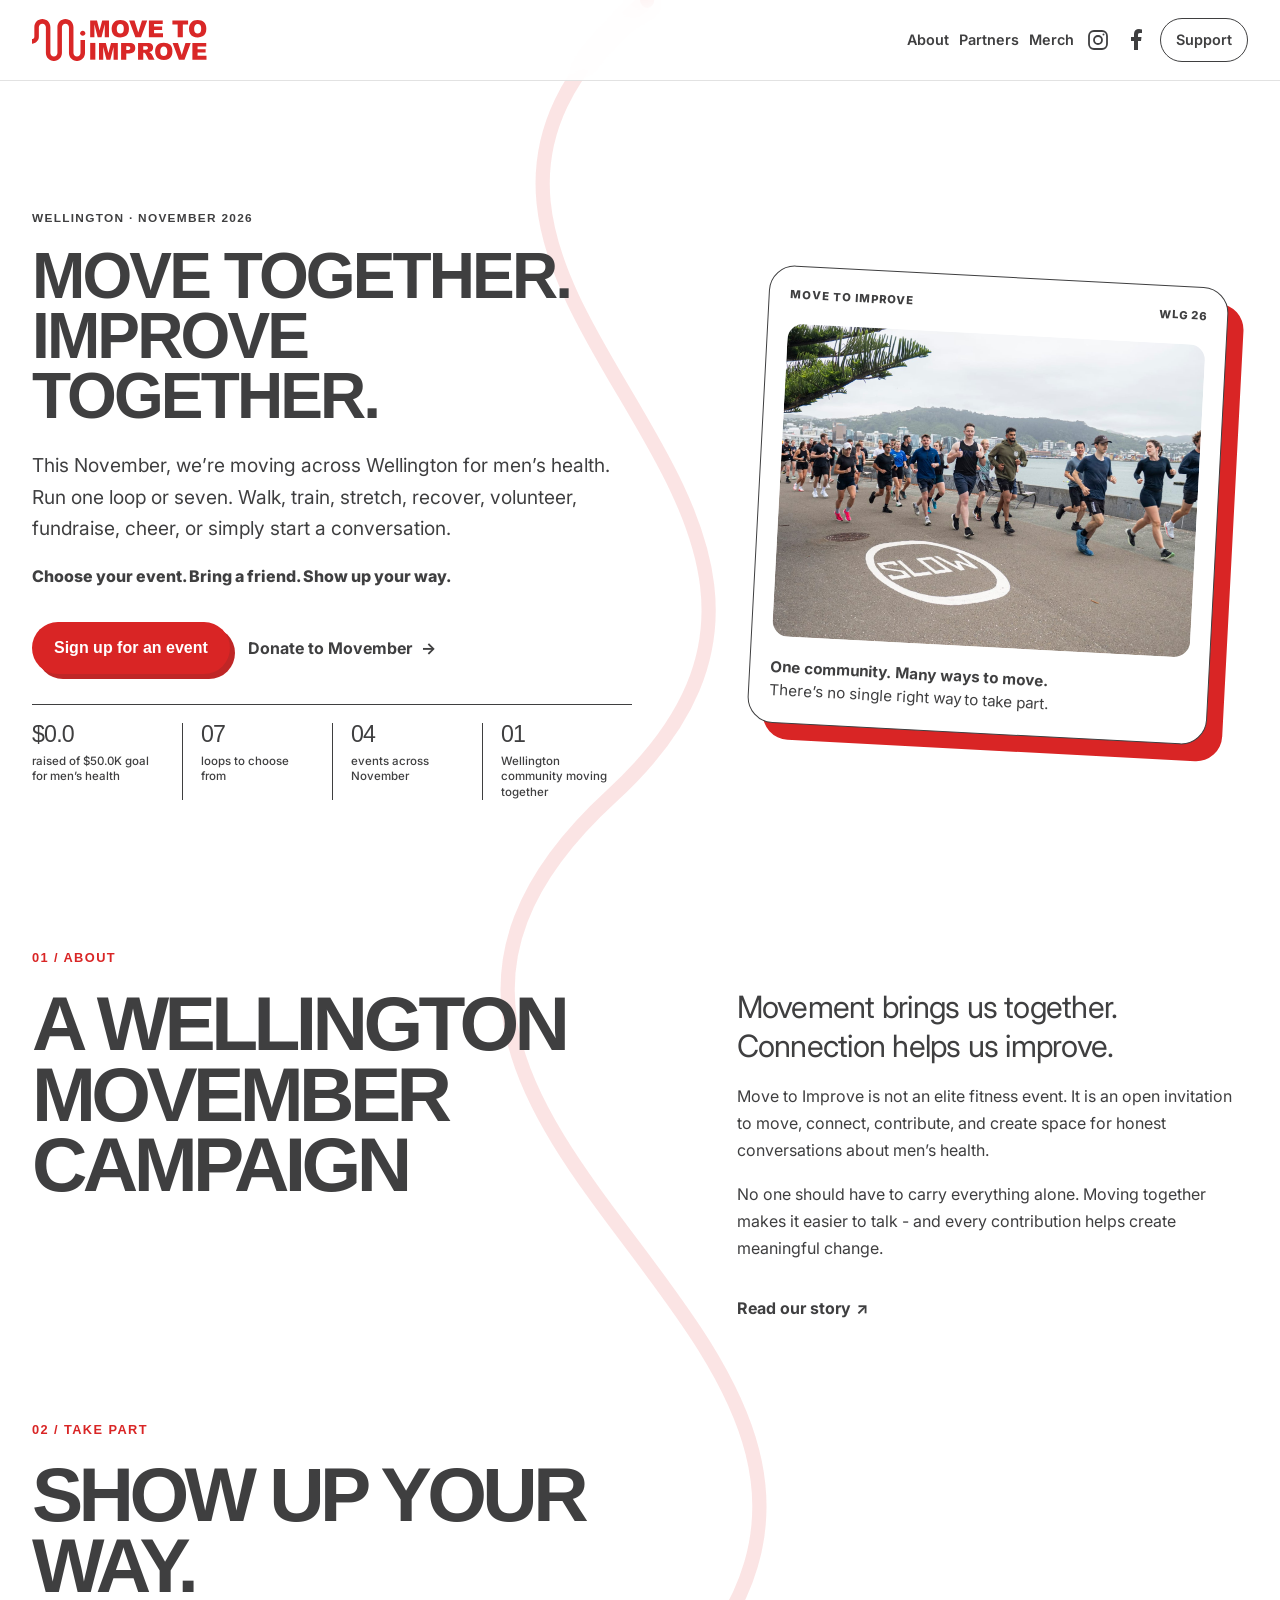
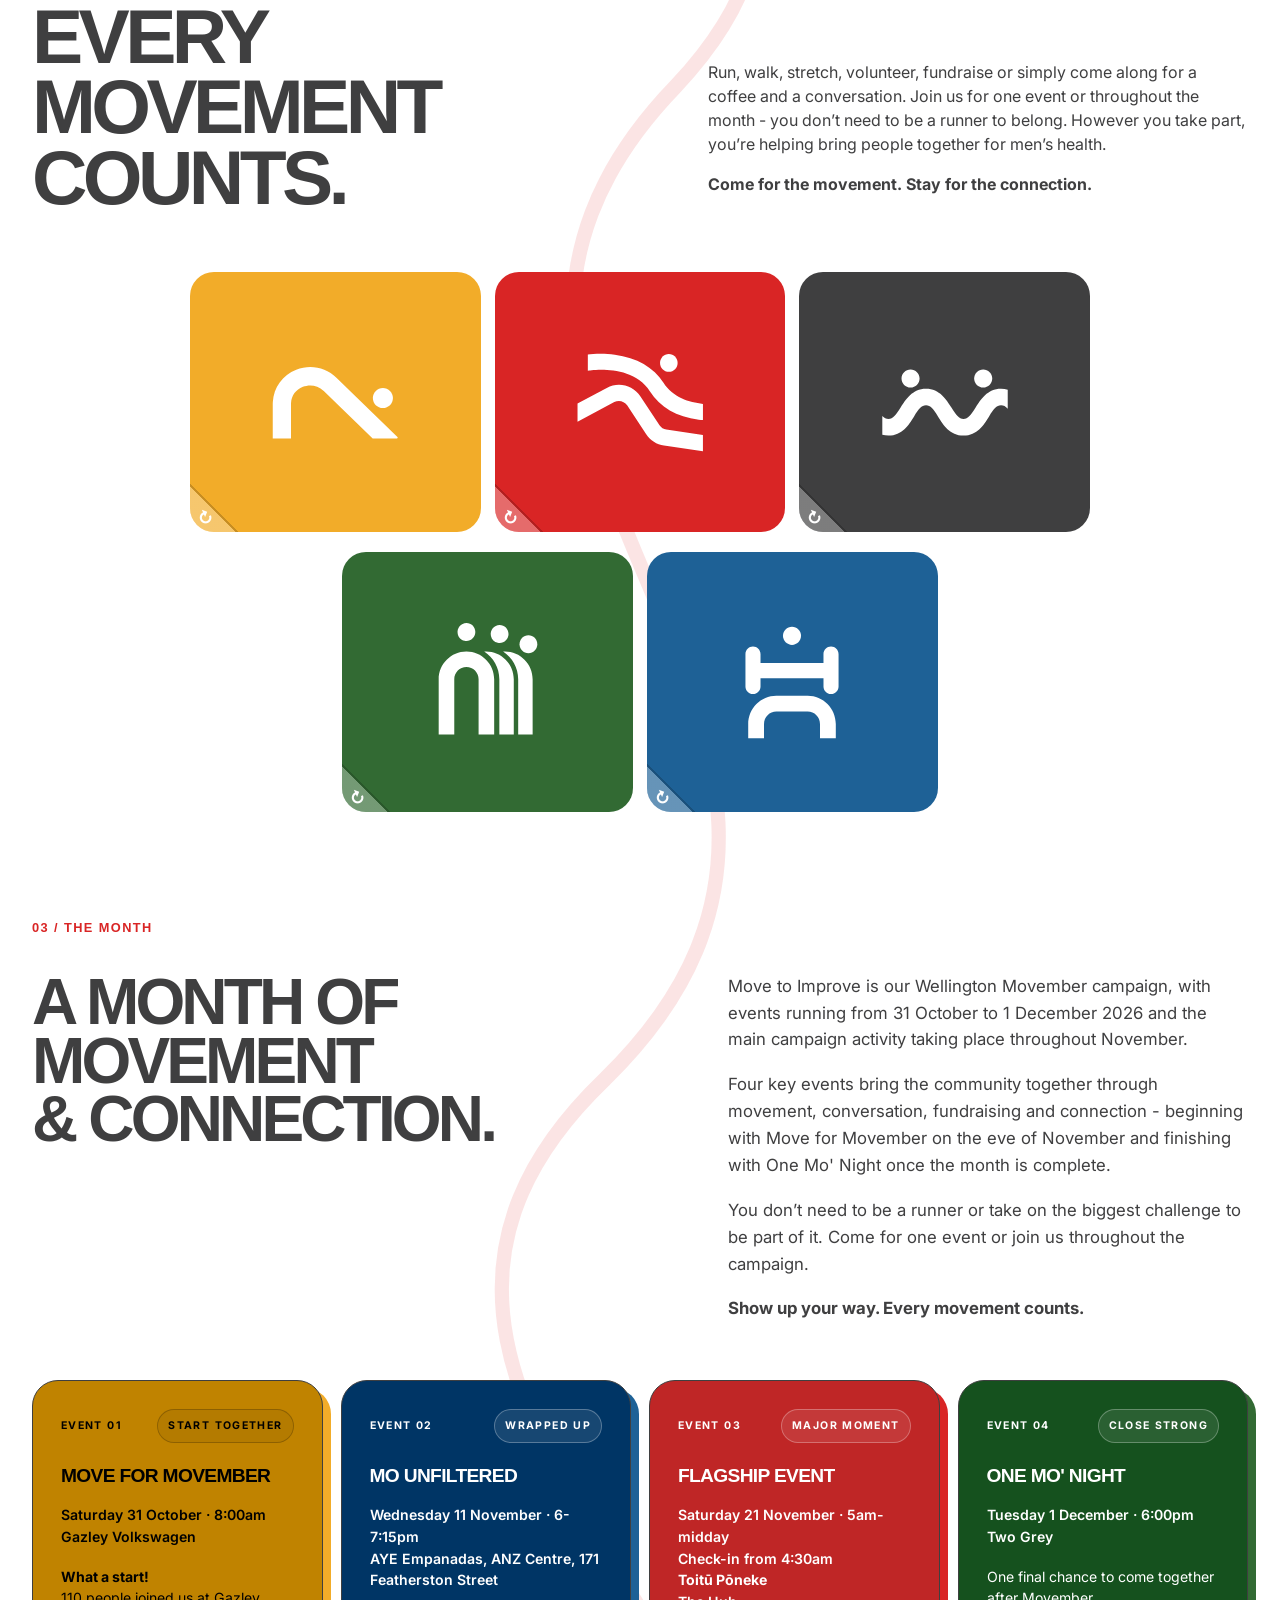
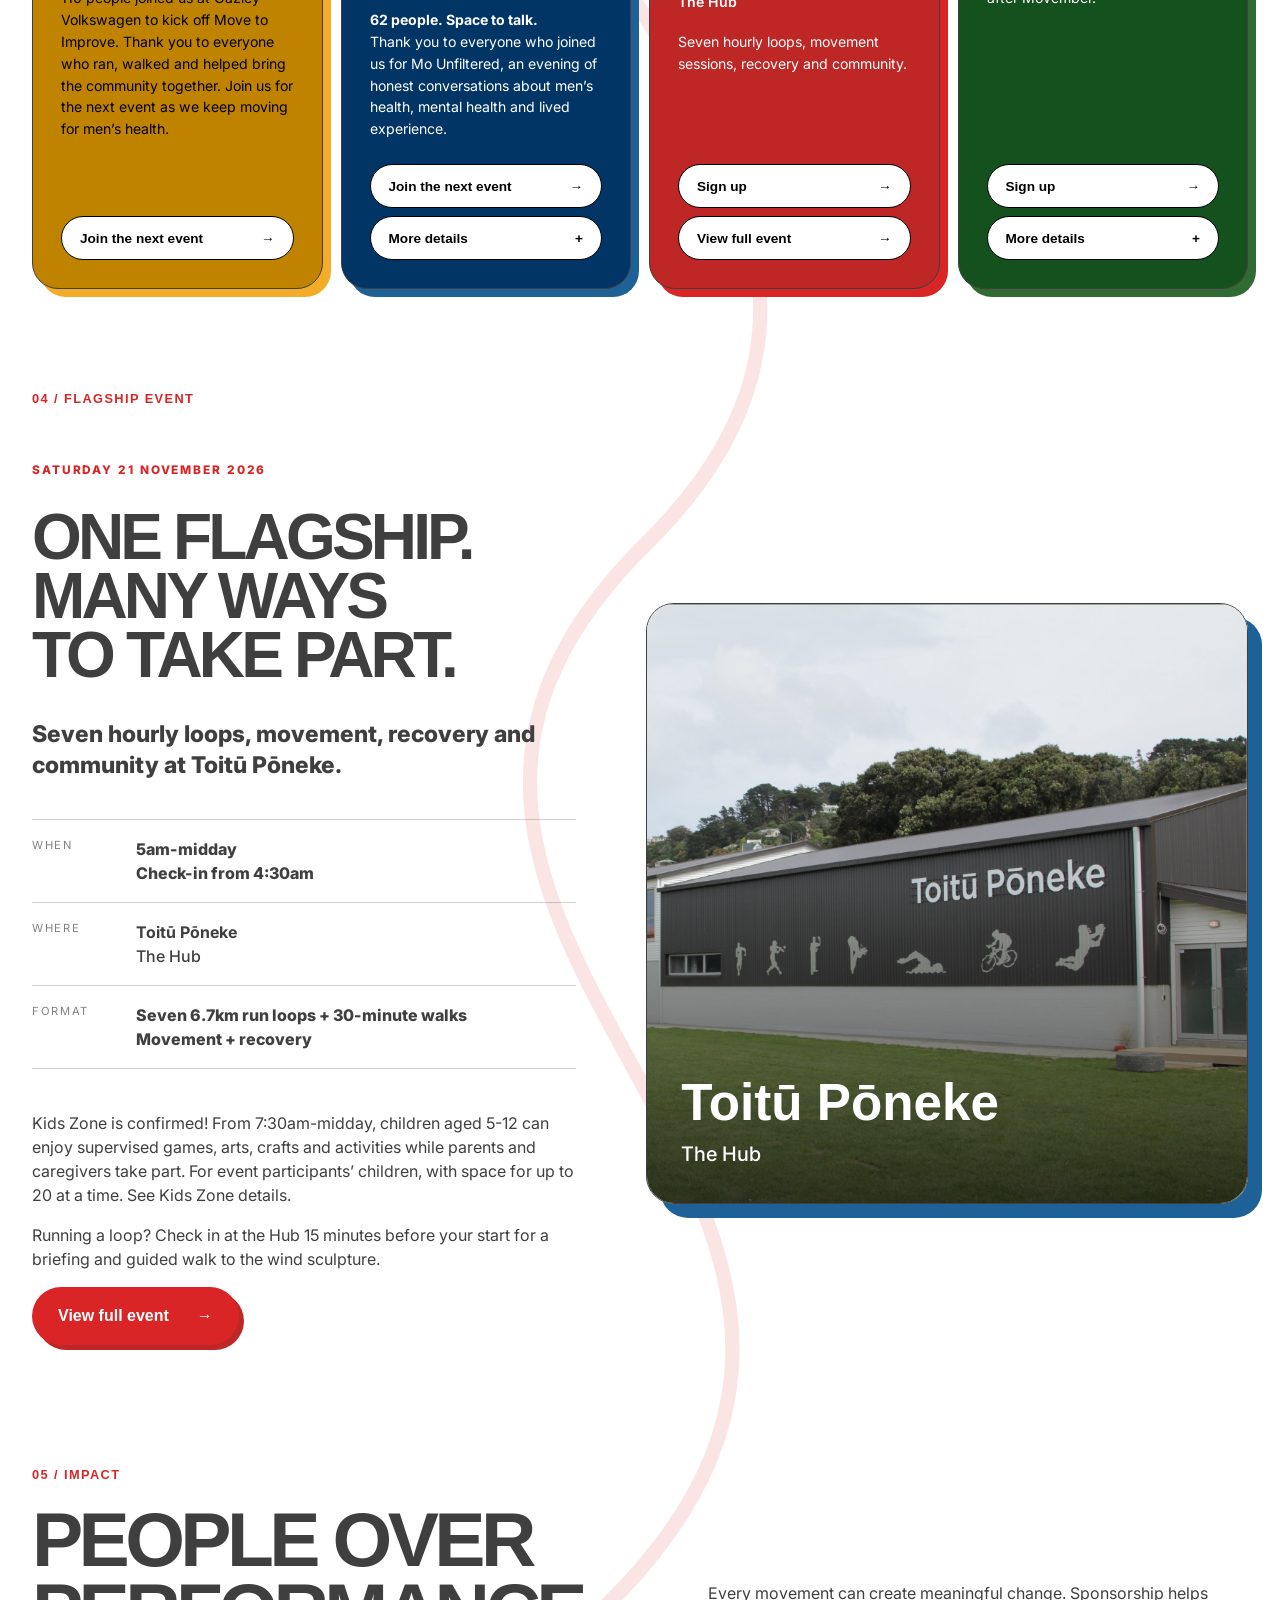
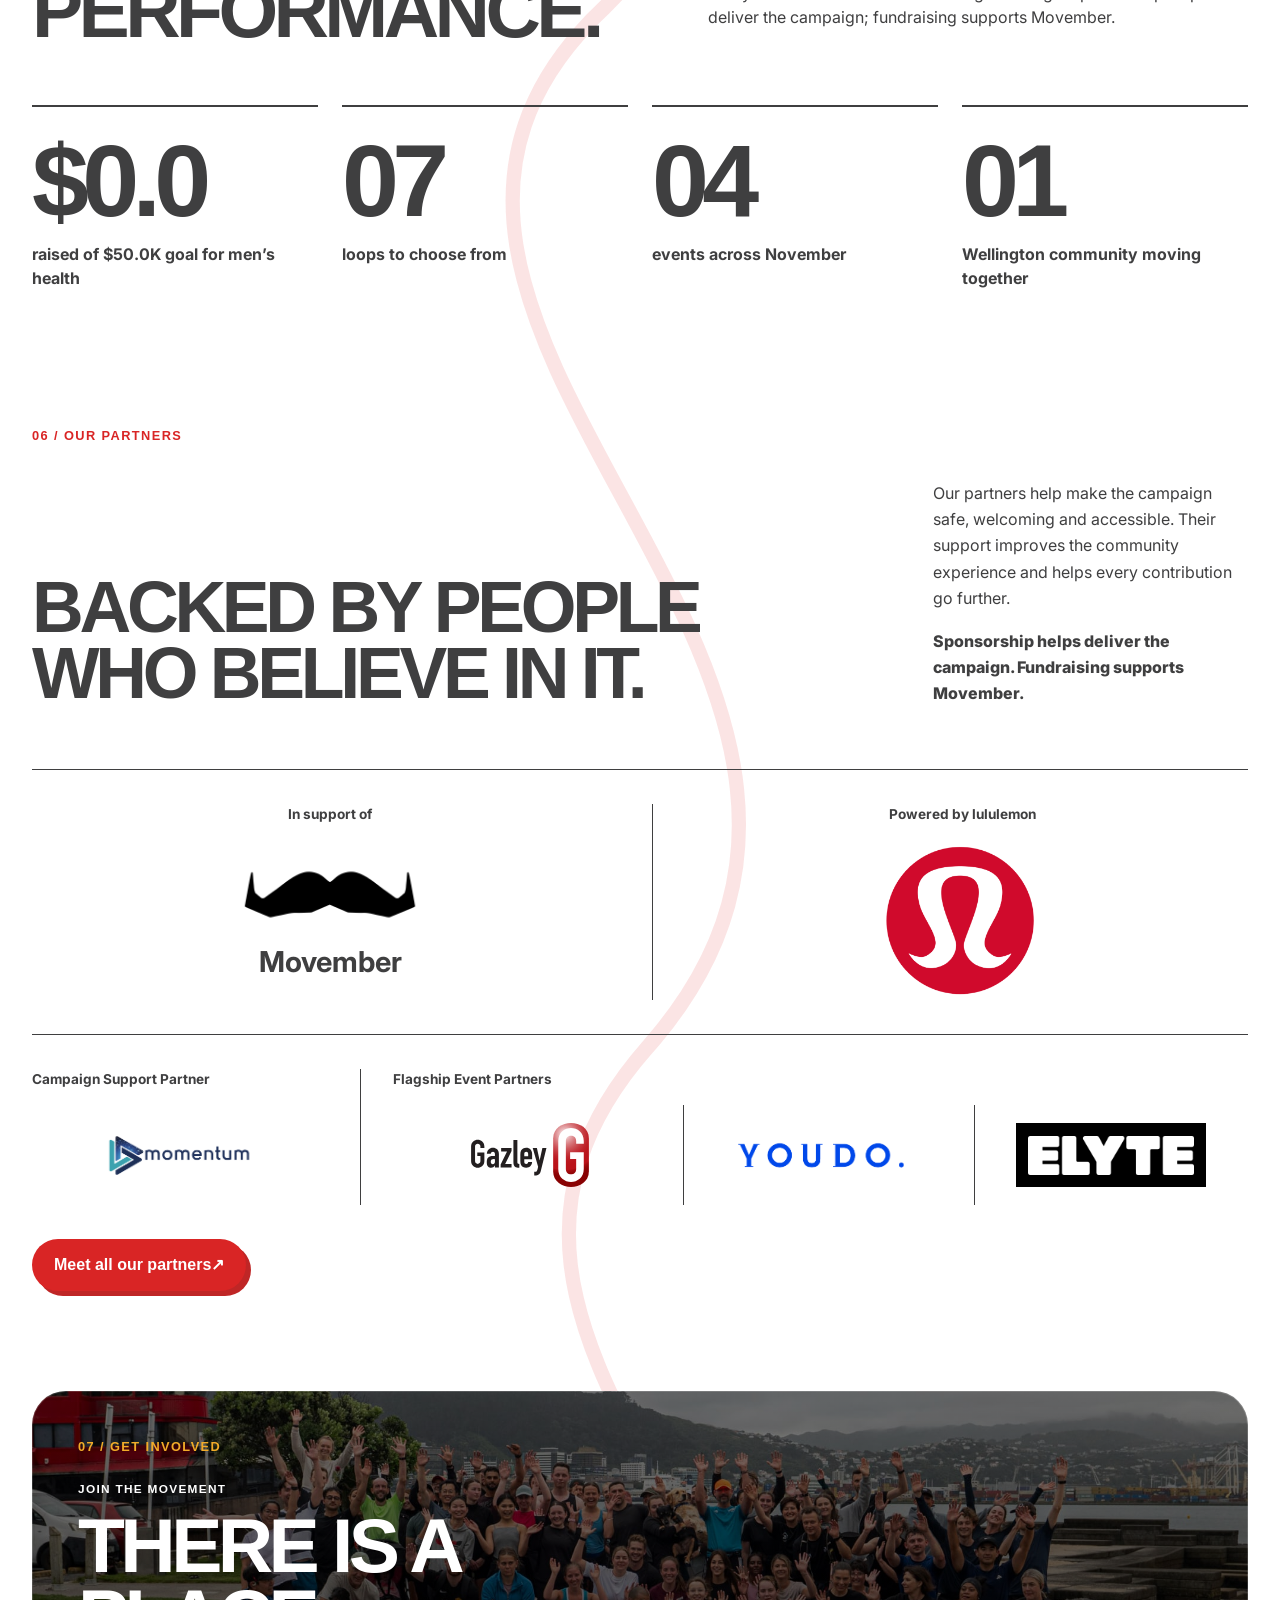
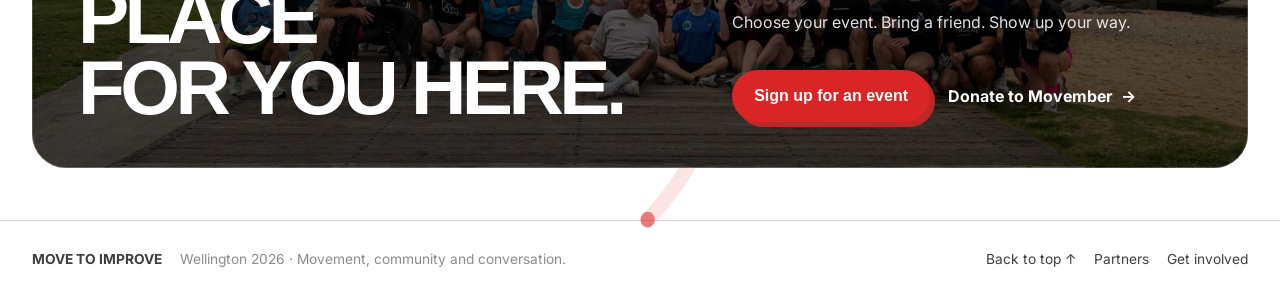
<file: index.html>
<!doctype html>
<html lang="en">
<head>
  <meta charset="UTF-8" />
  <meta name="viewport" content="width=device-width, initial-scale=1.0" />
  <meta name="description" content="Move to Improve Wellington 2026 - a Movember campaign built through movement, community and conversation." />
  <title>Move to Improve Wellington 2026</title>
  <link rel="icon" type="image/png" sizes="32x32" href="images/logos/favicon-32.png?v=2" />
  <link rel="icon" type="image/png" sizes="96x96" href="images/logos/favicon-96.png?v=2" />
  <link rel="apple-touch-icon" sizes="180x180" href="images/logos/apple-touch-icon.png" />
  <link rel="preconnect" href="https://fonts.googleapis.com">
  <link rel="preconnect" href="https://fonts.gstatic.com" crossorigin>
  <link href="https://fonts.googleapis.com/css2?family=Inter:wght@400;500;600;700;800&display=swap" rel="stylesheet">
  <!-- Keep shared foundations first and responsive overrides last. -->
  <link rel="stylesheet" href="css/theme.css" />
  <link rel="stylesheet" href="css/base.css" />
  <link rel="stylesheet" href="css/layout.css" />
  <link rel="stylesheet" href="css/components.css" />
  <link rel="stylesheet" href="css/hero.css" />
  <link rel="stylesheet" href="css/participation.css" />
  <link rel="stylesheet" href="css/sections.css" />
  <link rel="stylesheet" href="css/responsive.css" />
</head>
<body>
  <header class="site-header">
    <a class="brand" href="#top" aria-label="Home">
      <picture>
        <source media="(max-width: 560px)" srcset="images/logos/MTI_Logo%20Only.svg">
        <img src="images/logos/MTI_Stacked Lettering.svg" alt="Move to Improve">
      </picture>
    </a>
    <nav class="nav" aria-label="Primary navigation">
      <a class="nav-about" href="about.html">About</a>
      <a href="partners.html">Partners</a>
      <a href="https://dropmerch.shop/move-to-improve">Merch</a>
      <!-- Replace platform homepages with the campaign profile URLs when ready. -->
      <a class="nav-social" href="https://www.instagram.com/movetoimprove.wlg/" target="_blank" rel="noopener noreferrer" aria-label="Instagram (opens in a new tab)">
        <svg viewBox="0 0 24 24" fill="none" stroke="currentColor" stroke-width="1.8" aria-hidden="true" focusable="false">
          <rect x="3" y="3" width="18" height="18" rx="5" />
          <circle cx="12" cy="12" r="4" />
          <circle cx="17.5" cy="6.5" r="1" fill="currentColor" stroke="none" />
        </svg>
      </a>
      <a class="nav-social" href="https://www.facebook.com/movetoimprovewellington" target="_blank" rel="noopener noreferrer" aria-label="Facebook (opens in a new tab)">
        <svg viewBox="0 0 24 24" fill="currentColor" aria-hidden="true" focusable="false">
          <path d="M14 22v-9h3l.5-4H14V7c0-1.2.4-2 2-2h2V1.5A23 23 0 0 0 15 1c-3 0-5 1.8-5 5v3H7v4h3v9z" />
        </svg>
      </a>
      <a class="nav-cta" href="https://movember.com/t/mti-wellington">Support</a>
    </nav>
  </header>

  <main id="top">
    <!-- Decorative fundraising line. The filled path reflects fundraising.json. -->
    <div class="squiggle-wrap" aria-hidden="true">
      <svg class="squiggle" viewBox="0 0 900 4200" preserveAspectRatio="none">
        <defs>
          <path
            id="squiggleShape"
            pathLength="100"
            d="M455 0
               C 215 180, 660 315, 430 505
               C 170 720, 705 850, 475 1070
               C 240 1290, 675 1480, 425 1700
               C 160 1930, 730 2120, 460 2370
               C 170 2620, 720 2790, 425 3050
               C 190 3250, 690 3470, 455 3710
               C 270 3900, 625 4040, 455 4200"
          />
        </defs>
        <g id="squiggleLine">
          <use class="squiggle-track" href="#squiggleShape" />
          <use id="squiggleProgress" class="squiggle-progress" href="#squiggleShape" />
        </g>
      </svg>
    </div>

    <section class="hero section" id="hero">
      <div class="hero-copy">
        <p class="eyebrow">Wellington · November 2026</p>
        <h1>Move together.<br><span>Improve together.</span></h1>
        <p class="hero-text">
          This November, we’re moving across Wellington for men’s health. Run one loop or seven. Walk, train, stretch, recover, volunteer, fundraise, cheer, or simply start a conversation.
        </p>
        <p class="hero-participation">Choose your event. Bring a friend. Show up your way.</p>
        <div class="hero-actions">
          <a class="button button-primary" href="https://events.humanitix.com/move-to-improve-wellington-2026">Sign up for an event</a>
          <a class="text-link" href="https://movember.com/t/mti-wellington">Donate to Movember <span aria-hidden="true">→</span></a>
        </div>

        <p class="sr-only" id="hero-impact-heading">Campaign impact at a glance</p>
        <dl class="hero-impact-summary" aria-labelledby="hero-impact-heading">
          <div data-fundraising-summary>
            <dt data-fundraising-raised>$50K</dt>
            <dd>
              <span data-fundraising-description>fundraising goal for men’s health</span>
              <small class="fundraising-updated" data-fundraising-updated hidden></small>
            </dd>
          </div>
          <div>
            <dt>07</dt>
            <dd>loops to choose from</dd>
          </div>
          <div>
            <dt>04</dt>
            <dd>events across November</dd>
          </div>
          <div>
            <dt>01</dt>
            <dd>Wellington community moving together</dd>
          </div>
        </dl>
        <p class="sr-only" data-fundraising-status aria-live="polite"></p>
        <progress class="sr-only" data-fundraising-meter hidden></progress>
      </div>

      <div class="hero-art">
        <!-- <div class="sticker sticker-one">HELLO!</div> -->
        <!--<div class="sticker sticker-two">LET'S DO<br>THIS ✦</div>-->
        <div class="hero-card">
          <div class="hero-card-top">
            <span>MOVE TO IMPROVE</span>
            <span>WLG 26</span>
          </div>
          <img
            class="hero-card-photo"
            src="images/movement.jpeg"
            alt="A community group running together along the Wellington waterfront"
          >
          <p><strong>One community. Many ways to move.</strong><br>There’s no single right way to take part.</p>
        </div>
      </div>
    </section>

    <section class="section intro" id="about">
      <div class="section-label">01 / ABOUT</div>
      <div class="intro-grid">
        <h2>A Wellington Movember<br><span>campaign</span></h2>
        <div class="intro-copy">
          <p class="lead">Movement brings us together. Connection helps us improve.</p>
          <p>
            Move to Improve is not an elite fitness event. It is an open invitation to move, connect, contribute, and create space for honest conversations about men’s health.
          </p>
          <p>No one should have to carry everything alone. Moving together makes it easier to talk - and every contribution helps create meaningful change.</p>
          <a class="arrow-link" href="about.html">Read our story <span>↗</span></a>
        </div>
      </div>
    </section>

    <section class="section work" id="work">
      <div class="section-label">02 / TAKE PART</div>
      <div class="section-heading">
        <h2>Show up your way.<br><span>Every movement counts.</span></h2>
        <div class="section-heading-copy">
          <p>Run, walk, stretch, volunteer, fundraise or simply come along for a coffee and a conversation. Join us for one event or throughout the month - you don’t need to be a runner to belong. However you take part, you’re helping bring people together for men’s health.</p>
          <p><strong>Come for the movement. Stay for the connection.</strong></p>
        </div>
      </div>

      <div class="cards">
        <article class="feature-card card-a">
          <h3 class="sr-only">Yoga</h3>
          <button class="flip-card-toggle" type="button" aria-expanded="false" aria-controls="expanded-card-dialog" aria-label="Yoga. Breathe. Stretch. Reset. Press to expand the card.">
            <span class="flip-card-inner" aria-hidden="true">
              <span class="card-face card-front">
                <img class="activity-icon" src="images/logos/Icon_White_Yoga.svg" alt="Yoga">
              </span>
              <span class="card-face card-back">
                <span class="card-number">01 / Yoga</span>
                <span class="card-back-copy"><span class="card-title">Yoga</span><span class="card-description">Breathe. Stretch. Reset.</span></span>
                <span class="card-close-icon" aria-hidden="true">×</span>
              </span>
            </span>
          </button>
          <template class="activity-details">
            <div class="card-back-copy">
              <span class="card-title">Yoga</span>
              <p class="activity-tagline">Breathe. Stretch. Reset.</p>
              <ul class="activity-highlights">
                <li><strong>Yoga + Pilates</strong><span>Confirmed timetable</span></li>
                <li><strong>Your pace</strong><span>No run required</span></li>
                <li><strong>21 November</strong><span>Toitū Pōneke</span></li>
              </ul>
              <p class="activity-note">Yoga and mat Pilates are confirmed. Awhi Yoga and Wellbeing delivers all yoga sessions. View the timetable and book a separate $5 ticket for each class.</p>
              <div class="activity-actions">
                <a class="button activity-cta" href="flagship.html#ways-to-move">Explore the sessions <span aria-hidden="true">→</span></a>
                <a class="text-link" href="https://events.humanitix.com/move-to-improve-wellington-2026">Sign up on Humanitix <span aria-hidden="true">→</span></a>
              </div>
            </div>
          </template>
        </article>

        <article class="feature-card card-b">
          <h3 class="sr-only">Run</h3>
          <button class="flip-card-toggle" type="button" aria-expanded="false" aria-controls="expanded-card-dialog" aria-label="Run. One loop. A few. All seven. Press to expand the card.">
            <span class="flip-card-inner" aria-hidden="true">
              <span class="card-face card-front">
                <img class="activity-icon" src="images/logos/Icon_White_Run.svg" alt="Run">
              </span>
              <span class="card-face card-back">
                <span class="card-number">02 / Run</span>
                <span class="card-back-copy"><span class="card-title">Run</span><span class="card-description">One loop. A few. All seven.</span></span>
                <span class="card-close-icon" aria-hidden="true">×</span>
              </span>
            </span>
          </button>
          <template class="activity-details">
            <div class="card-back-copy">
              <span class="card-title">Run</span>
              <p class="activity-tagline">One loop. A few. All seven.</p>
              <ul class="activity-highlights">
                <li><strong>6.7 km</strong><span>Each run loop</span></li>
                <li><strong>5-11am</strong><span>A new loop every hour</span></li>
                <li><strong>Your distance</strong><span>Up to 46.9 km</span></li>
              </ul>
              <p class="activity-note">21 November · Toitū Pōneke · Check-in from 4:30am.</p>
              <div class="activity-actions">
                <a class="button activity-cta" href="flagship.html#hourly-loops">See the loop details <span aria-hidden="true">→</span></a>
                <a class="text-link" href="https://events.humanitix.com/move-to-improve-wellington-2026">Sign up on Humanitix <span aria-hidden="true">→</span></a>
              </div>
            </div>
          </template>
        </article>

        <article class="feature-card card-c">
          <h3 class="sr-only">Recover</h3>
          <button class="flip-card-toggle" type="button" aria-expanded="false" aria-controls="expanded-card-dialog" aria-label="Recover. Pause. Recover. Reconnect. Press to expand the card.">
            <span class="flip-card-inner" aria-hidden="true">
              <span class="card-face card-front">
                <img class="activity-icon" src="images/logos/Icon_White_Recover.svg" alt="Recover">
              </span>
              <span class="card-face card-back">
                <span class="card-number">03 / Recover</span>
                <span class="card-back-copy"><span class="card-title">Recover</span><span class="card-description">Pause. Recover. Reconnect.</span></span>
                <span class="card-close-icon" aria-hidden="true">×</span>
              </span>
            </span>
          </button>
          <template class="activity-details">
            <div class="card-back-copy">
              <span class="card-title">Recover</span>
              <p class="activity-tagline">Pause. Recover. Reconnect.</p>
              <ul class="activity-highlights">
                <li><strong>O-Studio</strong><span>First come, first served</span></li>
                <li><strong>StretchLab</strong><span>Fully booked</span></li>
                <li><strong>Already booked?</strong><span>Follow your confirmation instructions</span></li>
              </ul>
              <p class="activity-note">O-Studio recovery experiences are first come, first served on the day, subject to availability and the team’s guidance. StretchLab assisted stretching appointments are fully booked. If you have a booking, follow your confirmation instructions.</p>
              <div class="activity-actions">
                <a class="button activity-cta" href="flagship.html#on-the-day">Recovery details <span aria-hidden="true">→</span></a>
                <a class="text-link" href="https://events.humanitix.com/move-to-improve-wellington-2026">Sign up on Humanitix <span aria-hidden="true">→</span></a>
              </div>
            </div>
          </template>
        </article>

        <article class="feature-card card-d">
          <h3 class="sr-only">Community</h3>
          <button class="flip-card-toggle" type="button" aria-expanded="false" aria-controls="expanded-card-dialog" aria-label="Community. Bring your people. Find your place. Press to expand the card.">
            <span class="flip-card-inner" aria-hidden="true">
              <span class="card-face card-front">
                <img class="activity-icon" src="images/logos/Icon_White_Community.svg" alt="Community">
              </span>
              <span class="card-face card-back">
                <span class="card-number">04 / Community</span>
                <span class="card-back-copy"><span class="card-title">Community</span><span class="card-description">Bring your people. Find your place.</span></span>
                <span class="card-close-icon" aria-hidden="true">×</span>
              </span>
            </span>
          </button>
          <template class="activity-details">
            <div class="card-back-copy">
              <span class="card-title">Community</span>
              <p class="activity-tagline">Bring your people. Find your place.</p>
              <ul class="activity-highlights">
                <li><strong>Cheer</strong><span>Back someone’s next loop</span></li>
                <li><strong>Volunteer</strong><span>Help the day happen</span></li>
                <li><strong>Connect</strong><span>Start a conversation</span></li>
              </ul>
              <p class="activity-note">62 people joined us for Mo Unfiltered. Keep connecting at One Mo' Night · 1 December.</p>
              <div class="activity-actions">
                <a class="button activity-cta" href="index.html#events">Find your event <span aria-hidden="true">→</span></a>
                <a class="text-link" href="https://events.humanitix.com/move-to-improve-wellington-2026">Sign up on Humanitix <span aria-hidden="true">→</span></a>
              </div>
            </div>
          </template>
        </article>

        <article class="feature-card card-e">
          <h3 class="sr-only">Gym</h3>
          <button class="flip-card-toggle" type="button" aria-expanded="false" aria-controls="expanded-card-dialog" aria-label="Gym. Lift. Move. Show up together. Press to expand the card.">
            <span class="flip-card-inner" aria-hidden="true">
              <span class="card-face card-front">
                <img class="activity-icon" src="images/logos/Icon_White_Gym.svg" alt="Gym">
              </span>
              <span class="card-face card-back">
                <span class="card-number">05 / Gym</span>
                <span class="card-back-copy"><span class="card-title">Gym</span><span class="card-description">Lift. Move. Show up together.</span></span>
                <span class="card-close-icon" aria-hidden="true">×</span>
              </span>
            </span>
          </button>
          <template class="activity-details">
            <div class="card-back-copy">
              <span class="card-title">Gym</span>
              <p class="activity-tagline">Lift. Move. Show up together.</p>
              <ul class="activity-highlights">
                <li><strong>Strength</strong><span>Functional movement</span></li>
                <li><strong>Boxing</strong><span>Another way to move</span></li>
                <li><strong>Your crew</strong><span>Train and connect</span></li>
              </ul>
              <p class="activity-note">Boxing and functional training are confirmed, with 45-minute sessions from 6:30am to 11:50am. View the timetable and book a separate $5 ticket for each class.</p>
              <div class="activity-actions">
                <a class="button activity-cta" href="flagship.html#ways-to-move">Explore the sessions <span aria-hidden="true">→</span></a>
                <a class="text-link" href="https://events.humanitix.com/move-to-improve-wellington-2026">Sign up on Humanitix <span aria-hidden="true">→</span></a>
              </div>
            </div>
          </template>
        </article>
      </div>

      <dialog class="expanded-card-dialog" id="expanded-card-dialog">
        <div class="expanded-card-shell"></div>
      </dialog>
    </section>

    <div class="events-band">
      <section class="section events" id="events">
        <div class="section-label">03 / THE MONTH</div>
        <div class="events-heading">
          <h2>A month of<br>movement<br><span>&amp; connection.</span></h2>
          <div class="events-intro">
            <p>Move to Improve is our Wellington Movember campaign, with events running from 31 October to 1 December 2026 and the main campaign activity taking place throughout November.</p>
            <p>Four key events bring the community together through movement, conversation, fundraising and connection - beginning with Move for Movember on the eve of November and finishing with One Mo' Night once the month is complete.</p>
            <p>You don’t need to be a runner or take on the biggest challenge to be part of it. Come for one event or join us throughout the campaign.</p>
            <p><strong>Show up your way. Every movement counts.</strong></p>
          </div>
        </div>

        <div class="event-cards">
          <article class="event-card" data-event="kickoff">
            <div class="event-meta"><span>Event 01</span><span class="event-tag">Start together</span></div>
            <div class="event-overview">
              <h3>Move for Movember</h3>
              <p class="event-when"><time datetime="2026-10-31T08:00:00+13:00">Saturday 31 October · 8:00am</time><br>Gazley Volkswagen</p>
              <p><strong>What a start!</strong><br>110 people joined us at Gazley Volkswagen to kick off Move to Improve. Thank you to everyone who ran, walked and helped bring the community together. Join us for the next event as we keep moving for men’s health.</p>
            </div>
            <div class="event-card-actions">
              <a class="button event-action event-signup" href="https://events.humanitix.com/move-to-improve-wellington-2026" aria-label="Sign up for the next Move to Improve event">Join the next event <span aria-hidden="true">→</span></a>
            </div>
          </article>

          <article class="event-card" data-event="conversation">
            <div class="event-meta"><span>Event 02</span><span class="event-tag">Wrapped up</span></div>
            <div class="event-overview">
              <h3>Mo Unfiltered</h3>
              <p class="event-when"><time datetime="2026-11-11T18:00:00+13:00">Wednesday 11 November · 6-7:15pm</time><br>AYE Empanadas, ANZ Centre, 171 Featherston Street</p>
              <p><strong>62 people. Space to talk.</strong><br>Thank you to everyone who joined us for Mo Unfiltered, an evening of honest conversations about men’s health, mental health and lived experience.</p>
            </div>
            <div class="event-card-actions">
              <a class="button event-action event-signup" href="https://events.humanitix.com/move-to-improve-wellington-2026" aria-label="Sign up for the next Move to Improve event">Join the next event <span aria-hidden="true">→</span></a>
              <details class="event-disclosure" name="event-details">
                <summary class="button event-action"><span class="event-show-label">More details</span><span class="event-hide-label">Hide details</span><span class="sr-only"> about Mo Unfiltered</span><span class="event-action-icon" aria-hidden="true"></span></summary>
                <div class="event-description">
                  <p>Mo Unfiltered brought 62 people together at AYE Empanadas on 11 November for an evening centred on men’s health, mental health, lived experience and the value of honest conversations.</p>
                  <p>The relaxed community gathering created space to listen, connect and talk about some of the things men often find difficult to discuss. Thank you to everyone who came along and helped make that space possible.</p>
                  <p><strong>Strong communities create space for honest conversations.</strong></p>
                  <p class="event-partners">Proudly supported by Aye Empanadas, MRG Civil and No Ugly.</p>
                </div>
              </details>
            </div>
          </article>

          <article class="event-card event-card-featured">
            <div class="event-meta"><span>Event 03</span><span class="event-tag">Major moment</span></div>
            <div class="event-overview">
              <h3>Flagship Event</h3>
              <p class="event-when"><time datetime="2026-11-21T05:00:00+13:00">Saturday 21 November · 5am-midday</time><br>Check-in from 4:30am<br><strong>Toitū Pōneke</strong><br>The Hub</p>
              <p>Seven hourly loops, movement sessions, recovery and community.</p>
            </div>
            <div class="event-card-actions">
              <a class="button event-action event-signup" href="https://events.humanitix.com/move-to-improve-wellington-2026" aria-label="Sign up for Flagship Event">Sign up <span aria-hidden="true">→</span></a>
              <a class="button event-action" href="flagship.html">View full event <span aria-hidden="true">→</span></a>
            </div>
          </article>

          <article class="event-card" data-event="wrapup">
            <div class="event-meta"><span>Event 04</span><span class="event-tag">Close strong</span></div>
            <div class="event-overview">
              <h3>One Mo' Night</h3>
              <p class="event-when"><time datetime="2026-12-01T18:00:00+13:00">Tuesday 1 December · 6:00pm</time><br>Two Grey</p>
              <p>One final chance to come together after Movember.</p>
            </div>
            <div class="event-card-actions">
              <a class="button event-action event-signup" href="https://events.humanitix.com/move-to-improve-wellington-2026" aria-label="Sign up for One Mo' Night">Sign up <span aria-hidden="true">→</span></a>
              <details class="event-disclosure" name="event-details">
                <summary class="button event-action"><span class="event-show-label">More details</span><span class="event-hide-label">Hide details</span><span class="sr-only"> about One Mo' Night</span><span class="event-action-icon" aria-hidden="true"></span></summary>
                <div class="event-description">
                  <p>Following a month of movement, conversations, fundraising and community, we’ll close the 2026 campaign with a relaxed evening at Two Grey.</p>
                  <p>It’s a chance to celebrate what we’ve achieved together, recognise the people and organisations who helped make Move to Improve possible, share our fundraising result and reflect on the month.</p>
                  <p>Expect campaign highlights, raffle prizes, good food and drink, and plenty of time to reconnect with the people you’ve met throughout the campaign.</p>
                  <p>Whether you ran a loop, joined an event, volunteered, donated, shared your story or simply showed up, this evening is for everyone who played a part.</p>
                  <p><strong>Move together. Improve together.</strong></p>
                  <p class="event-partners">Proudly sponsored by InterContinental Wellington.</p>
                </div>
              </details>
            </div>
          </article>
          <section class="event-panel" id="event-panel" aria-labelledby="event-panel-title" hidden>
            <div class="event-panel-surface">
              <div class="event-panel-heading">
                <div class="event-meta" data-event-panel-meta></div>
                <h3 id="event-panel-title" tabindex="-1"></h3>
                <div data-event-panel-when></div>
                <button class="button event-action event-panel-close" type="button">Close details <span aria-hidden="true">×</span></button>
              </div>
              <div class="event-description" data-event-panel-content></div>
            </div>
          </section>
        </div>
      </section>
    </div>

    <section class="section flagship" id="flagship">
      <div class="section-label">04 / FLAGSHIP EVENT</div>
      <div class="flagship-grid">
        <div class="flagship-copy">
          <p class="flagship-date">Saturday 21 November 2026</p>
          <h2>One flagship.<br>Many ways<br><span>to take part.</span></h2>
          <p class="flagship-lead">Seven hourly loops, movement, recovery and community at Toitū Pōneke.</p>

          <dl class="event-details">
            <div><dt>When</dt><dd>5am-midday<br>Check-in from 4:30am</dd></div>
            <div><dt>Where</dt><dd><strong>Toitū Pōneke</strong><br><span class="venue-subtitle">The Hub</span></dd></div>
            <div><dt>Format</dt><dd>Seven 6.7km run loops + 30-minute walks<br>Movement + recovery</dd></div>
          </dl>

          <p>Kids Zone is confirmed! From 7:30am-midday, children aged 5-12 can enjoy supervised games, arts, crafts and activities while parents and caregivers take part. For event participants’ children, with space for up to 20 at a time. <a href="flagship.html#kids-zone">See Kids Zone details</a>.</p>
          <p>Running a loop? Check in at the Hub 15 minutes before your start for a briefing and guided walk to the wind sculpture.</p>

          <a class="button flagship-button" href="flagship.html">View full event <span aria-hidden="true">→</span></a>
        </div>

        <div class="flagship-visual" role="img" aria-label="Toitū Pōneke, The Hub - confirmed flagship venue, with its name on the building">
          <strong>Toitū Pōneke</strong>
          <span>The Hub</span>
        </div>
      </div>
    </section>

    <section class="section impact" id="impact">
      <div class="section-label">05 / IMPACT</div>
      <div class="impact-top">
        <h2>People over<br><span>performance.</span></h2>
        <p>Every movement can create meaningful change. Sponsorship helps deliver the campaign; fundraising supports Movember.</p>
      </div>

      <div class="stats">
        <div class="stat" data-fundraising-summary>
          <strong data-fundraising-raised>$50<span class="fundraising-unit">k</span></strong>
          <span data-fundraising-description>fundraising goal for men’s health</span>
          <small class="fundraising-updated" data-fundraising-updated hidden></small>
        </div>
        <div class="stat">
          <strong>07</strong>
          <span>loops to choose from</span>
        </div>
        <div class="stat">
          <strong>04</strong>
          <span>events across November</span>
        </div>
        <div class="stat">
          <strong>01</strong>
          <span>Wellington community moving together</span>
        </div>
      </div>
    </section>

    <section class="section partners" id="partners" aria-labelledby="partners-heading">
      <div class="section-label">06 / OUR PARTNERS</div>
      <div class="partners-heading">
        <h2 id="partners-heading">Backed by people<br><span>who believe in it.</span></h2>
        <div class="partners-copy">
          <p>Our partners help make the campaign safe, welcoming and accessible. Their support improves the community experience and helps every contribution go further.</p>
          <p class="sponsor-distinction">Sponsorship helps deliver the campaign. Fundraising supports Movember.</p>
        </div>
      </div>

      <div class="campaign-endorsements">
        <div class="campaign-endorsement">
          <p class="partner-role">In support of</p>
          <div class="movember-endorsement">
            <img src="images/partners/movember-mo.png" alt="" width="1501" height="624" loading="lazy">
            <strong>Movember</strong>
          </div>
        </div>
        <div class="campaign-endorsement">
          <p class="partner-role">Powered by lululemon</p>
          <img class="endorsement-logo" src="images/partners/lululemon.png" alt="" width="240" height="90" loading="lazy">
        </div>
      </div>

      <div class="homepage-partner-groups">
        <div>
          <h3 class="partner-role">Campaign Support Partner</h3>
          <div class="partner-mark"><img class="partner-logo-momentum" src="images/partners/momentum.png" alt="Momentum" width="1600" height="800" loading="lazy"></div>
        </div>
        <div>
          <h3 class="partner-role">Flagship Event Partners</h3>
          <ul class="partner-grid partner-grid-flagship" aria-label="Flagship event partners">
            <li><div class="partner-mark"><img src="images/partners/gazley.svg" alt="Gazley" width="240" height="90" loading="lazy"></div></li>
            <li><div class="partner-mark"><img src="images/partners/youdo.png" alt="YouDo" width="240" height="90" loading="lazy"></div></li>
            <li><div class="partner-mark"><img class="partner-logo-elyte" src="images/partners/elyte-hydration.png" alt="Elyte Hydration" width="434" height="102" loading="lazy"></div></li>
          </ul>
        </div>
      </div>
      <div class="hero-actions">
        <a class="button button-primary" href="partners.html">Meet all our partners <span aria-hidden="true">↗</span></a>
      </div>
    </section>

    <section class="section support" id="support">
      <div class="support-panel">
        <div class="section-label">07 / GET INVOLVED</div>
        <div class="support-grid">
          <div>
            <p class="eyebrow">Join the movement</p>
            <h2>There is a place<br><span>for you here.</span></h2>
          </div>
          <div class="support-copy">
            <p>
              Choose your event. Bring a friend. Show up your way.
            </p>
            <div class="hero-actions">
              <a class="button button-primary" href="https://events.humanitix.com/move-to-improve-wellington-2026">Sign up for an event</a>
              <a class="text-link" href="https://movember.com/t/mti-wellington">Donate to Movember <span aria-hidden="true">→</span></a>
            </div>
          </div>
        </div>
      </div>
    </section>
  </main>

  <footer class="footer">
    <div>
      <strong>MOVE TO IMPROVE</strong>
      <span>Wellington 2026 · Movement, community and conversation.</span>
    </div>
    <div class="footer-links">
      <a href="#top">Back to top ↑</a>
      <a href="partners.html">Partners</a>
      <a href="#support">Get involved</a>
    </div>
  </footer>

  <script src="script.js"></script>
</body>
</html>
</file>
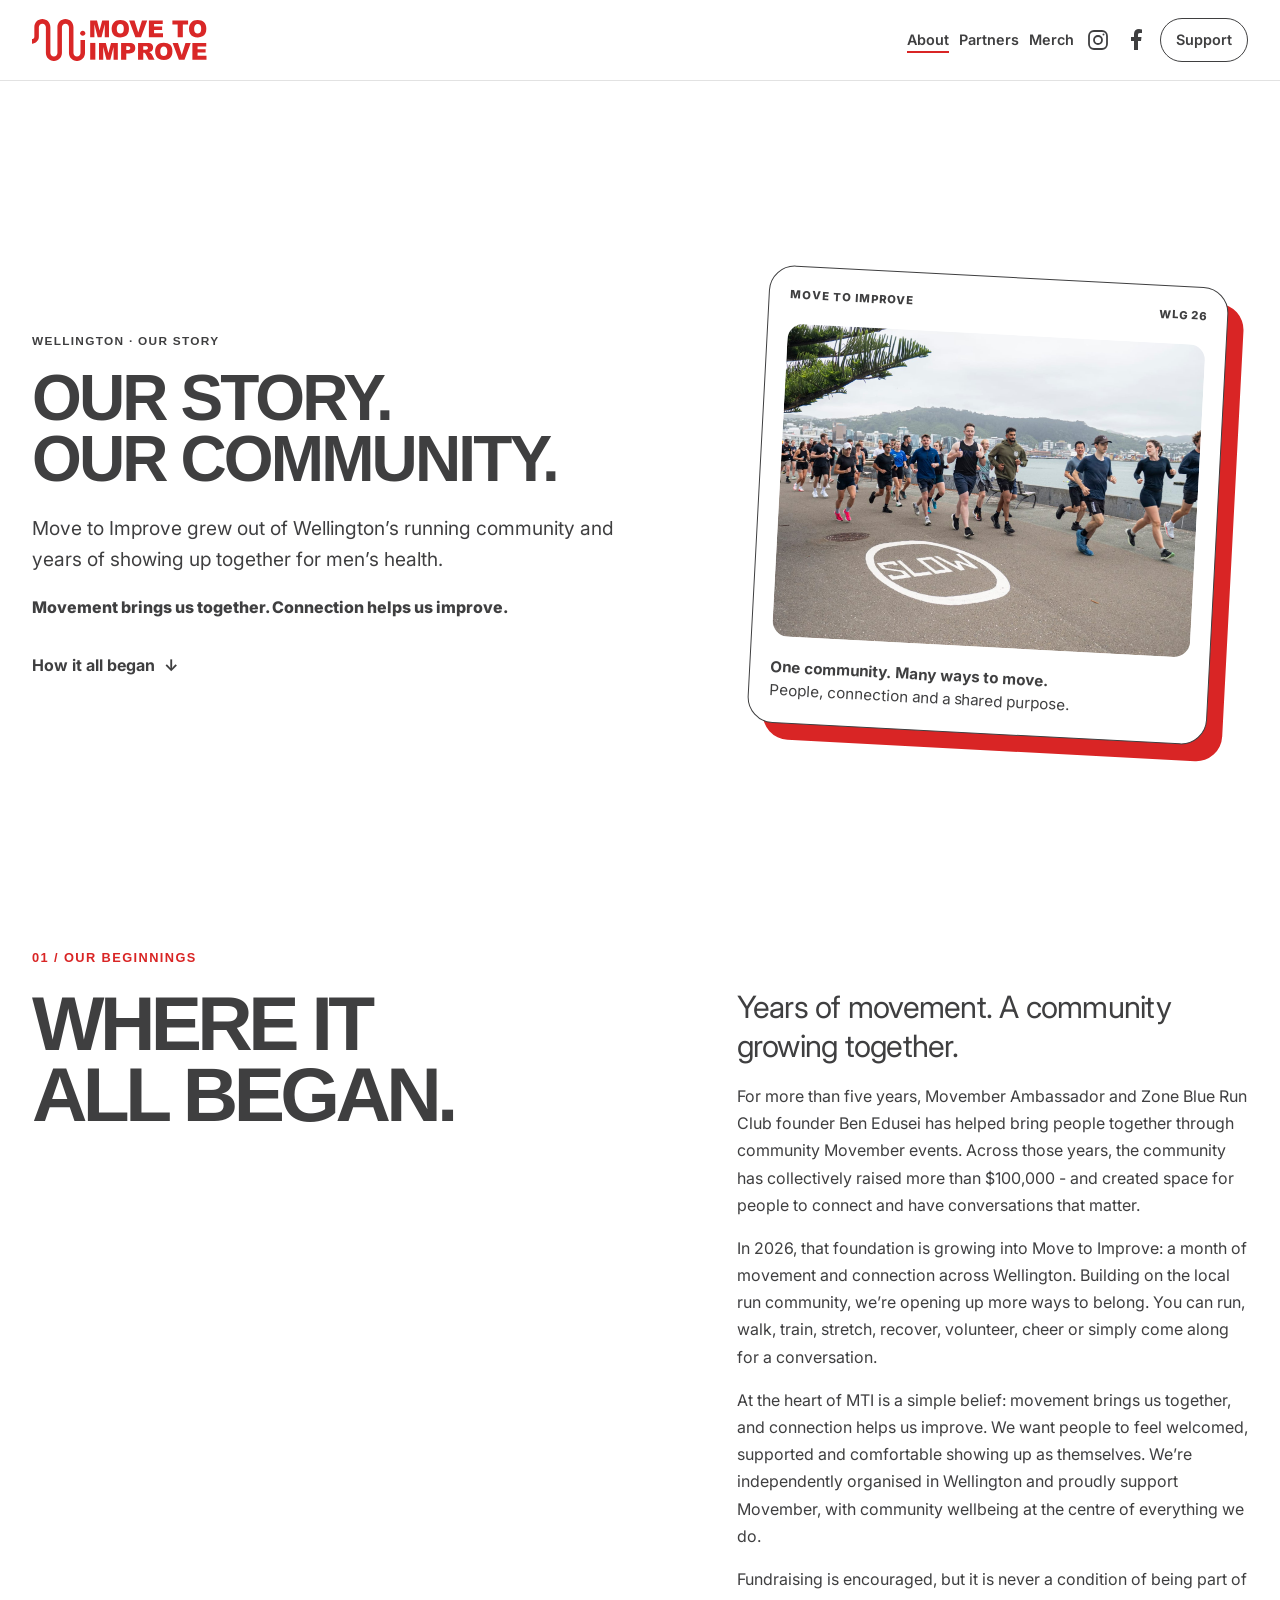
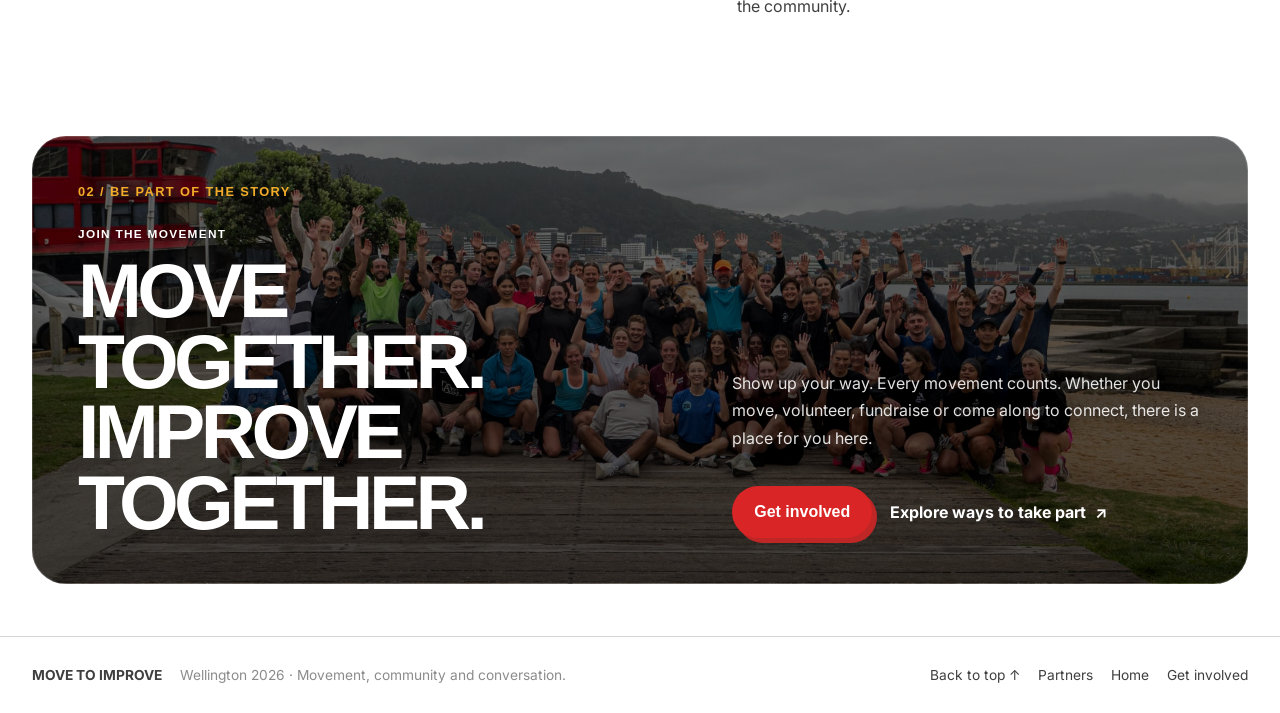
<file: about.html>
<!doctype html>
<html lang="en">
<head>
  <meta charset="UTF-8" />
  <meta name="viewport" content="width=device-width, initial-scale=1.0" />
  <meta name="description" content="Discover how Move to Improve grew from Wellington’s running community into a month of movement, connection and conversation for men’s health." />
  <title>Our Story | Move to Improve Wellington 2026</title>
  <link rel="icon" type="image/png" sizes="32x32" href="images/logos/favicon-32.png?v=2" />
  <link rel="icon" type="image/png" sizes="96x96" href="images/logos/favicon-96.png?v=2" />
  <link rel="apple-touch-icon" sizes="180x180" href="images/logos/apple-touch-icon.png" />
  <link rel="preconnect" href="https://fonts.googleapis.com">
  <link rel="preconnect" href="https://fonts.gstatic.com" crossorigin>
  <link href="https://fonts.googleapis.com/css2?family=Inter:wght@400;500;600;700;800&display=swap" rel="stylesheet">
  <!-- Reuse the homepage styles, with responsive overrides last. -->
  <link rel="stylesheet" href="css/theme.css" />
  <link rel="stylesheet" href="css/base.css" />
  <link rel="stylesheet" href="css/layout.css" />
  <link rel="stylesheet" href="css/components.css" />
  <link rel="stylesheet" href="css/hero.css" />
  <link rel="stylesheet" href="css/sections.css" />
  <link rel="stylesheet" href="css/responsive.css" />
</head>
<body>
  <header class="site-header">
    <a class="brand" href="index.html" aria-label="Home">
      <picture>
        <source media="(max-width: 560px)" srcset="images/logos/MTI_Logo%20Only.svg">
        <img src="images/logos/MTI_Stacked Lettering.svg" alt="Move to Improve">
      </picture>
    </a>
    <nav class="nav" aria-label="Primary navigation">
      <a class="nav-about" href="about.html" aria-current="page">About</a>
      <a href="partners.html">Partners</a>
      <a href="https://dropmerch.shop/move-to-improve">Merch</a>
      <!-- Replace platform homepages with the campaign profile URLs when ready. -->
      <a class="nav-social" href="https://www.instagram.com/movetoimprove.wlg/" target="_blank" rel="noopener noreferrer" aria-label="Instagram (opens in a new tab)">
        <svg viewBox="0 0 24 24" fill="none" stroke="currentColor" stroke-width="1.8" aria-hidden="true" focusable="false">
          <rect x="3" y="3" width="18" height="18" rx="5" />
          <circle cx="12" cy="12" r="4" />
          <circle cx="17.5" cy="6.5" r="1" fill="currentColor" stroke="none" />
        </svg>
      </a>
      <a class="nav-social" href="https://www.facebook.com/movetoimprovewellington" target="_blank" rel="noopener noreferrer" aria-label="Facebook (opens in a new tab)">
        <svg viewBox="0 0 24 24" fill="currentColor" aria-hidden="true" focusable="false">
          <path d="M14 22v-9h3l.5-4H14V7c0-1.2.4-2 2-2h2V1.5A23 23 0 0 0 15 1c-3 0-5 1.8-5 5v3H7v4h3v9z" />
        </svg>
      </a>
      <a class="nav-cta" href="https://movember.com/t/mti-wellington">Support</a>
    </nav>
  </header>

  <main id="top">
    <section class="hero section" aria-labelledby="story-heading">
      <div class="hero-copy">
        <p class="eyebrow">Wellington · Our story</p>
        <h1 id="story-heading">Our story.<br><span>Our community.</span></h1>
        <p class="hero-text">
          Move to Improve grew out of Wellington’s running community and years of showing up together for men’s health.
        </p>
        <p class="hero-participation">Movement brings us together. Connection helps us improve.</p>
        <div class="hero-actions">
          <a class="text-link" href="#our-story">How it all began <span aria-hidden="true">↓</span></a>
        </div>
      </div>

      <div class="hero-art">
        <div class="hero-card">
          <div class="hero-card-top">
            <span>MOVE TO IMPROVE</span>
            <span>WLG 26</span>
          </div>
          <img
            class="hero-card-photo"
            src="images/movement.jpeg"
            alt="A community group running together along the Wellington waterfront"
          >
          <p><strong>One community. Many ways to move.</strong><br>People, connection and a shared purpose.</p>
        </div>
      </div>
    </section>

    <section class="section intro" id="our-story" aria-labelledby="beginnings-heading">
      <div class="section-label">01 / OUR BEGINNINGS</div>
      <div class="intro-grid">
        <h2 id="beginnings-heading">Where it<br><span>all began.</span></h2>
        <div class="intro-copy">
          <p class="lead">Years of movement. A community growing together.</p>
          <p>
            For more than five years, Movember Ambassador and Zone Blue Run Club founder Ben Edusei has helped bring people together through community Movember events. Across those years, the community has collectively raised more than $100,000 - and created space for people to connect and have conversations that matter.
          </p>
          <p>
            In 2026, that foundation is growing into Move to Improve: a month of movement and connection across Wellington. Building on the local run community, we’re opening up more ways to belong. You can run, walk, train, stretch, recover, volunteer, cheer or simply come along for a conversation.
          </p>
          <p>
            At the heart of MTI is a simple belief: movement brings us together, and connection helps us improve. We want people to feel welcomed, supported and comfortable showing up as themselves. We’re independently organised in Wellington and proudly support Movember, with community wellbeing at the centre of everything we do.
          </p>
          <p>Fundraising is encouraged, but it is never a condition of being part of the community.</p>
        </div>
      </div>
    </section>

    <section class="section support" aria-labelledby="join-heading">
      <div class="support-panel">
        <div class="section-label">02 / BE PART OF THE STORY</div>
        <div class="support-grid">
          <div>
            <p class="eyebrow">Join the movement</p>
            <h2 id="join-heading">Move together.<br><span>Improve together.</span></h2>
          </div>
          <div class="support-copy">
            <p>Show up your way. Every movement counts. Whether you move, volunteer, fundraise or come along to connect, there is a place for you here.</p>
            <div class="hero-actions">
              <a class="button button-primary" href="https://movember.com/t/mti-wellington">Get involved</a>
              <a class="text-link" href="index.html#work">Explore ways to take part <span aria-hidden="true">↗</span></a>
            </div>
          </div>
        </div>
      </div>
    </section>
  </main>

  <footer class="footer">
    <div>
      <strong>MOVE TO IMPROVE</strong>
      <span>Wellington 2026 · Movement, community and conversation.</span>
    </div>
    <div class="footer-links">
      <a href="#top">Back to top ↑</a>
      <a href="partners.html">Partners</a>
      <a href="index.html#top">Home</a>
      <a href="index.html#support">Get involved</a>
    </div>
  </footer>
</body>
</html>
</file>
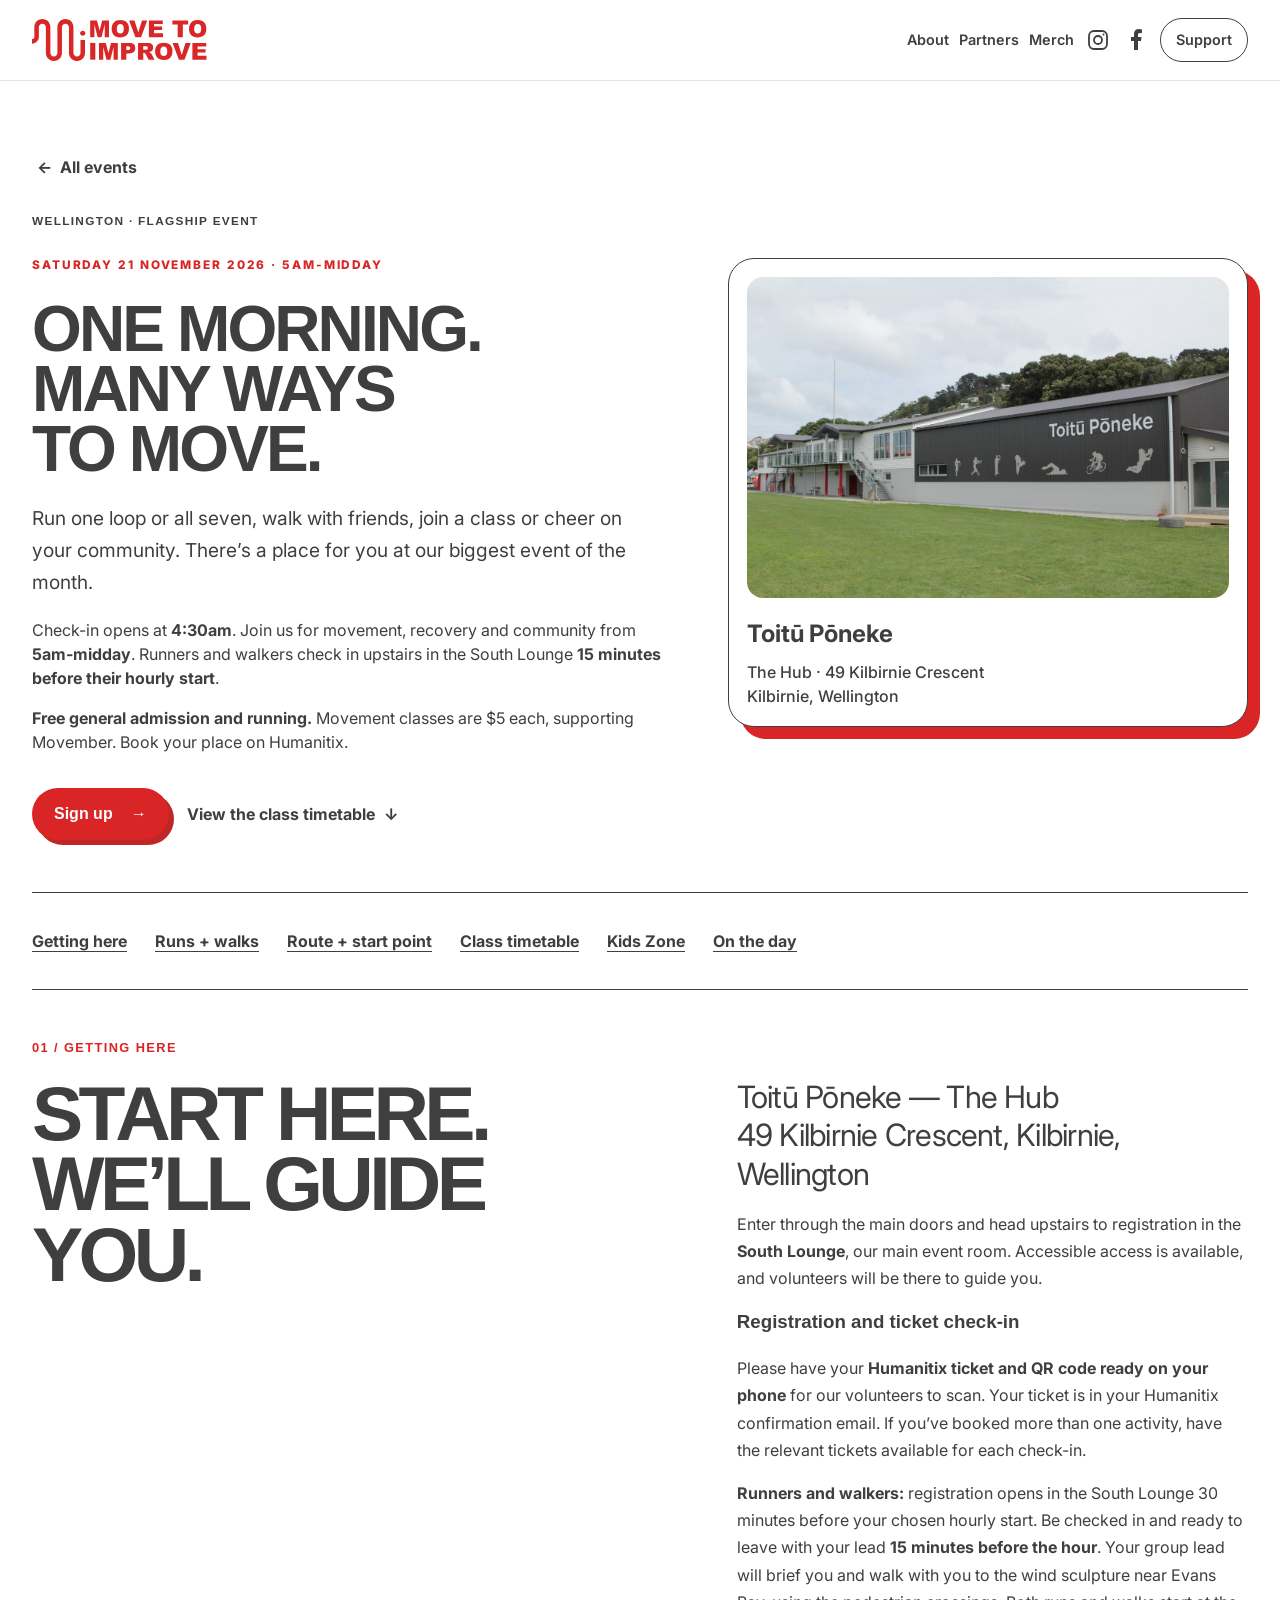
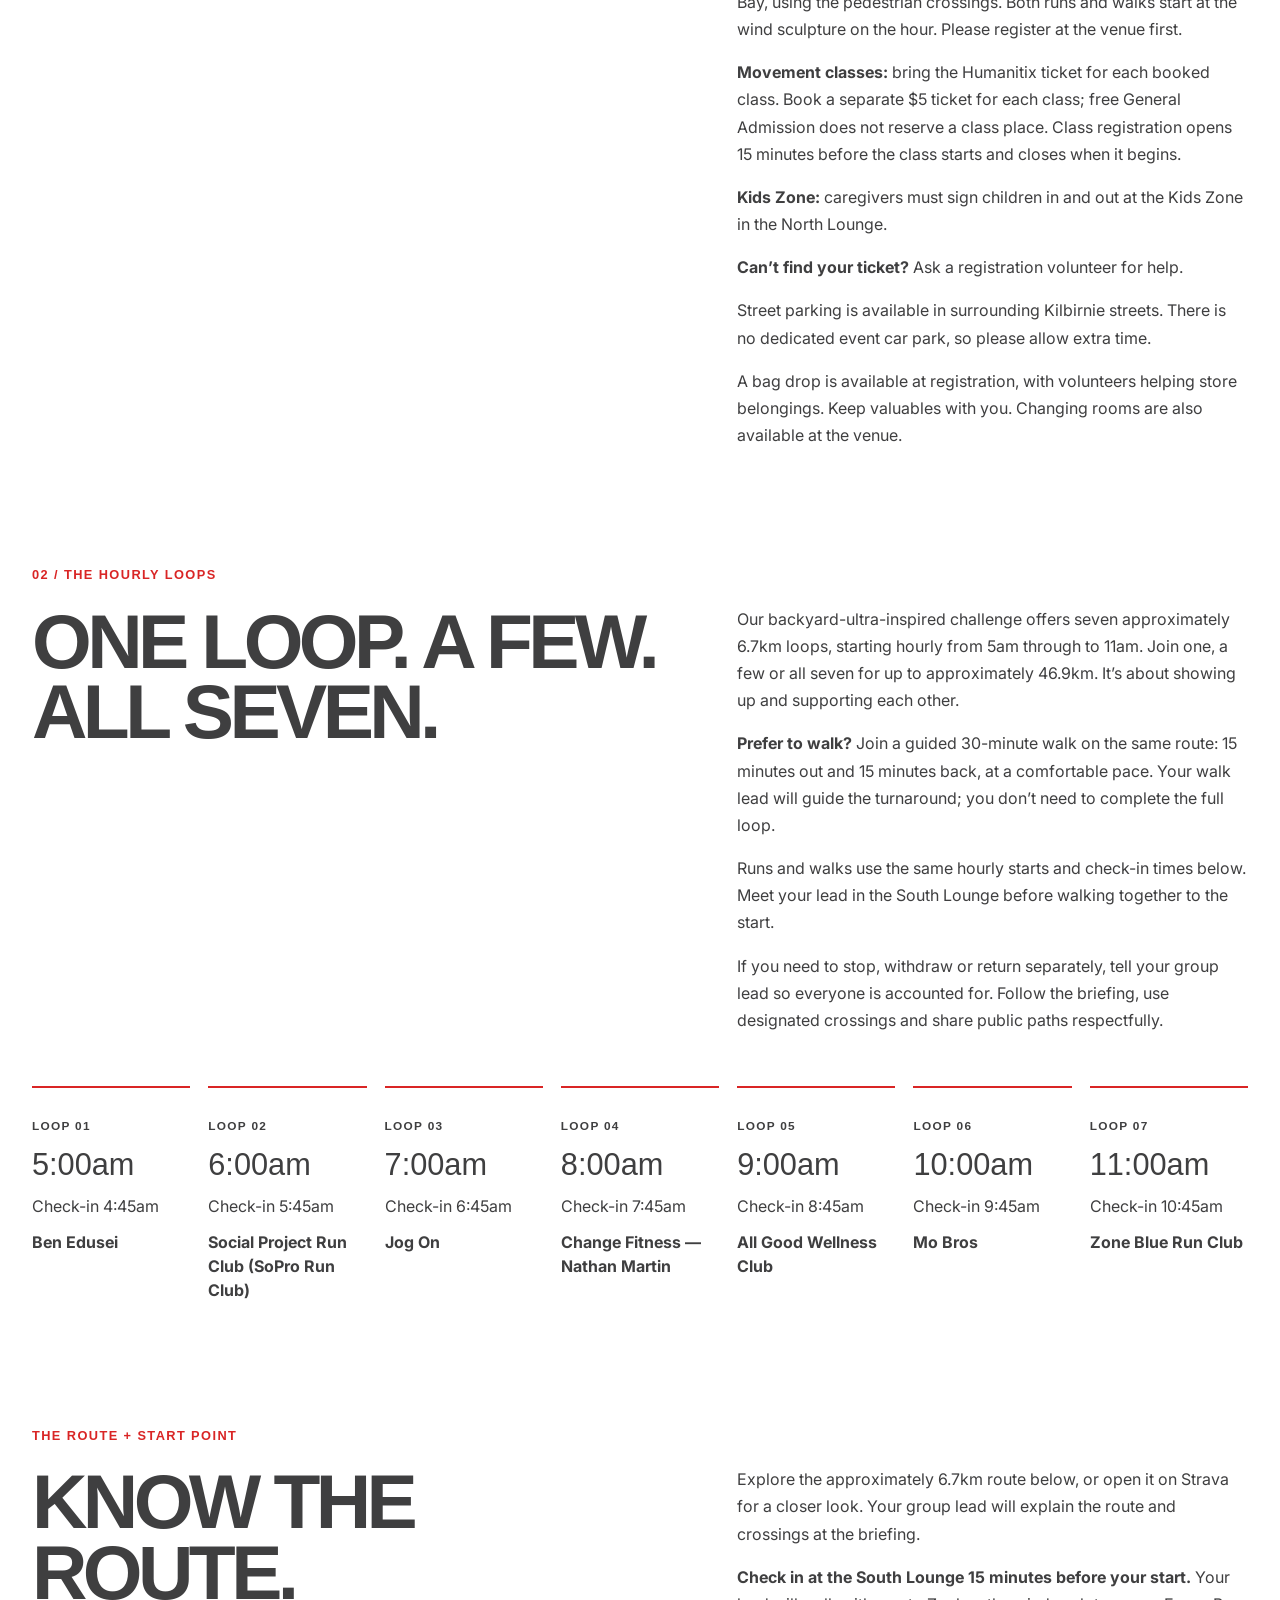
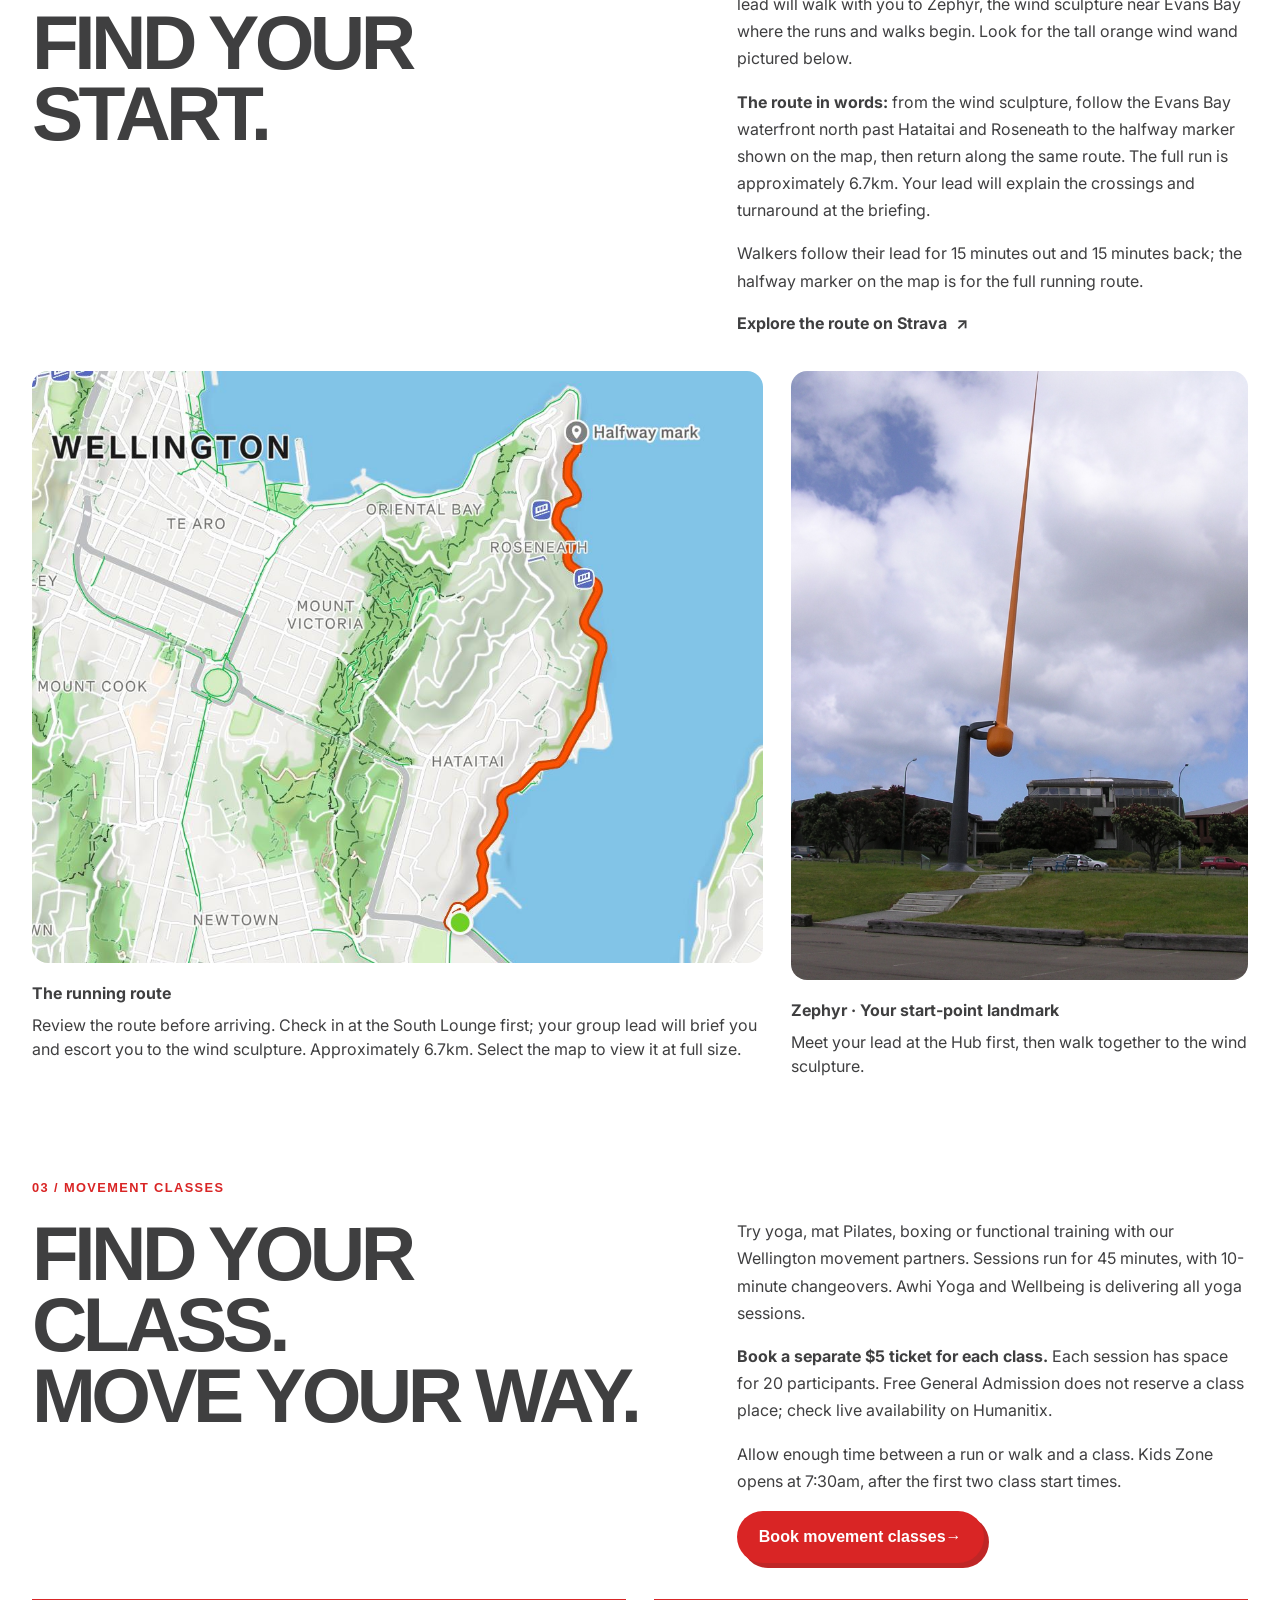
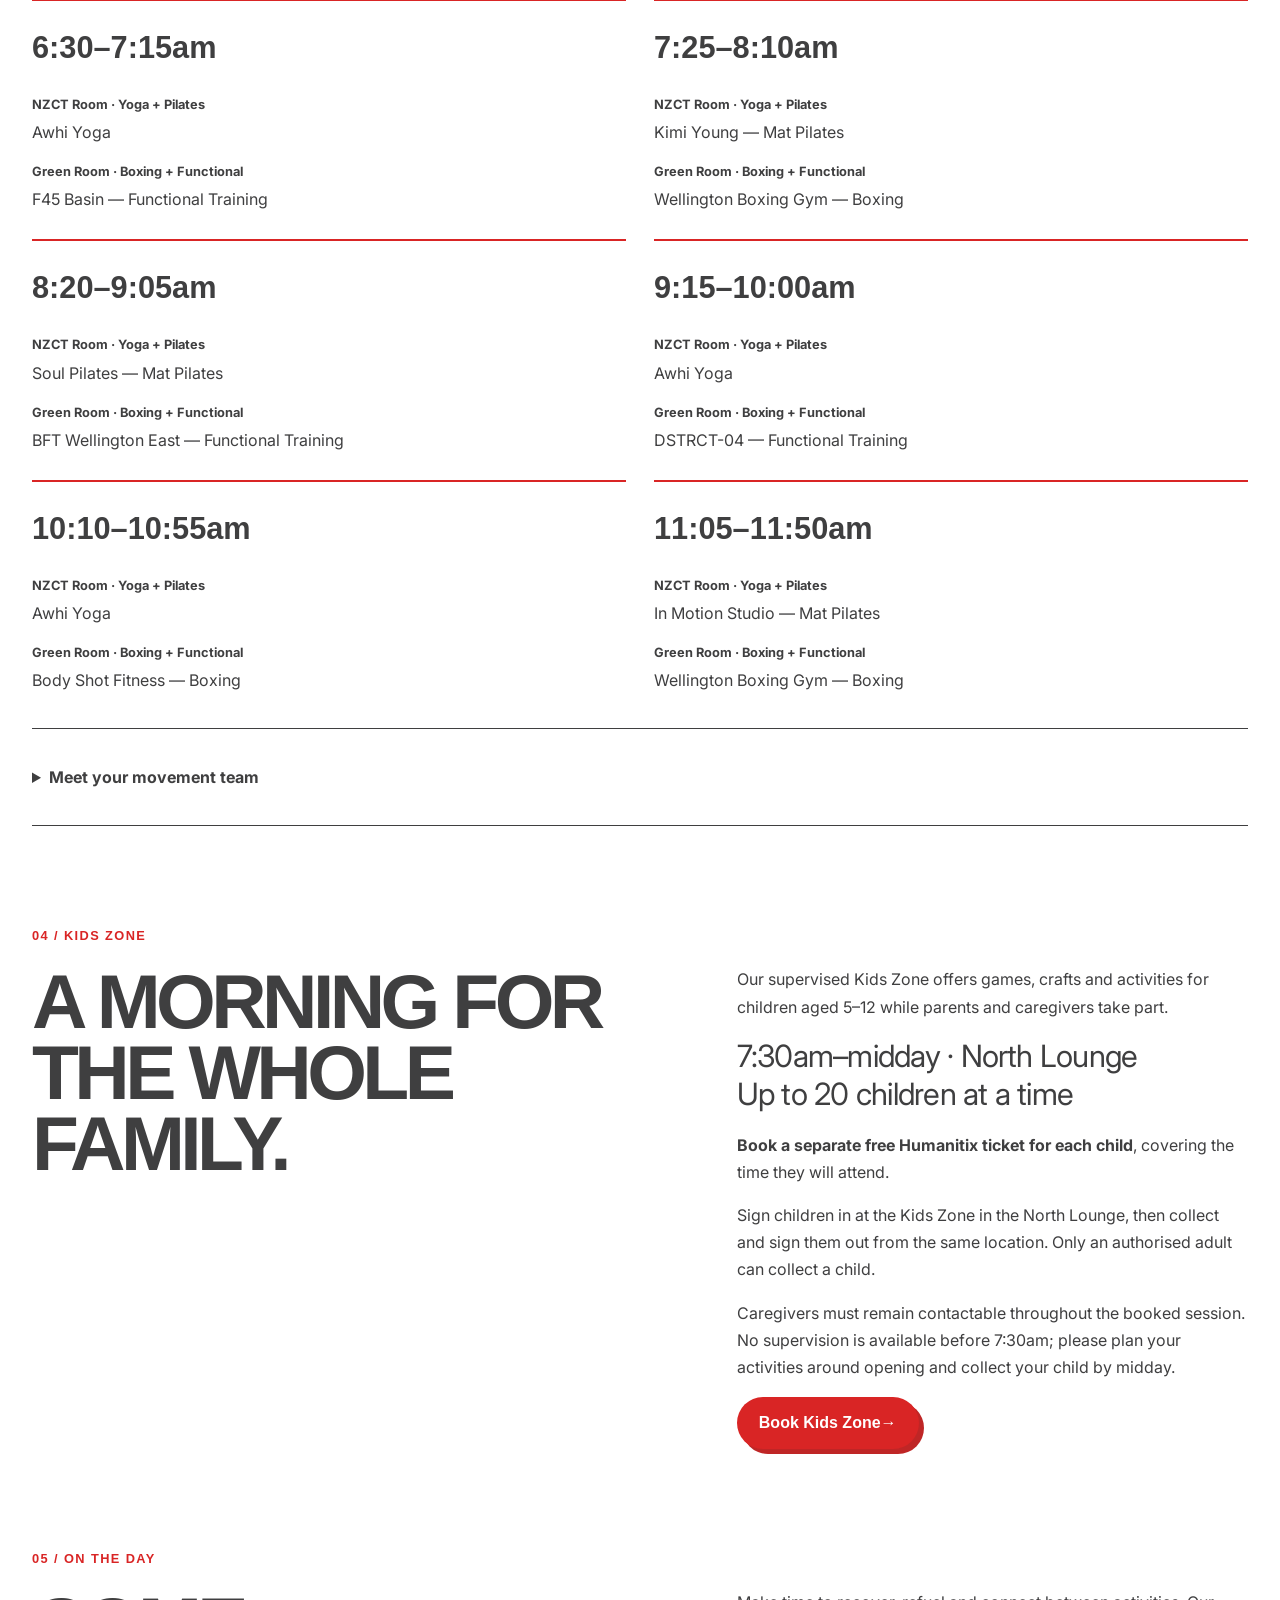
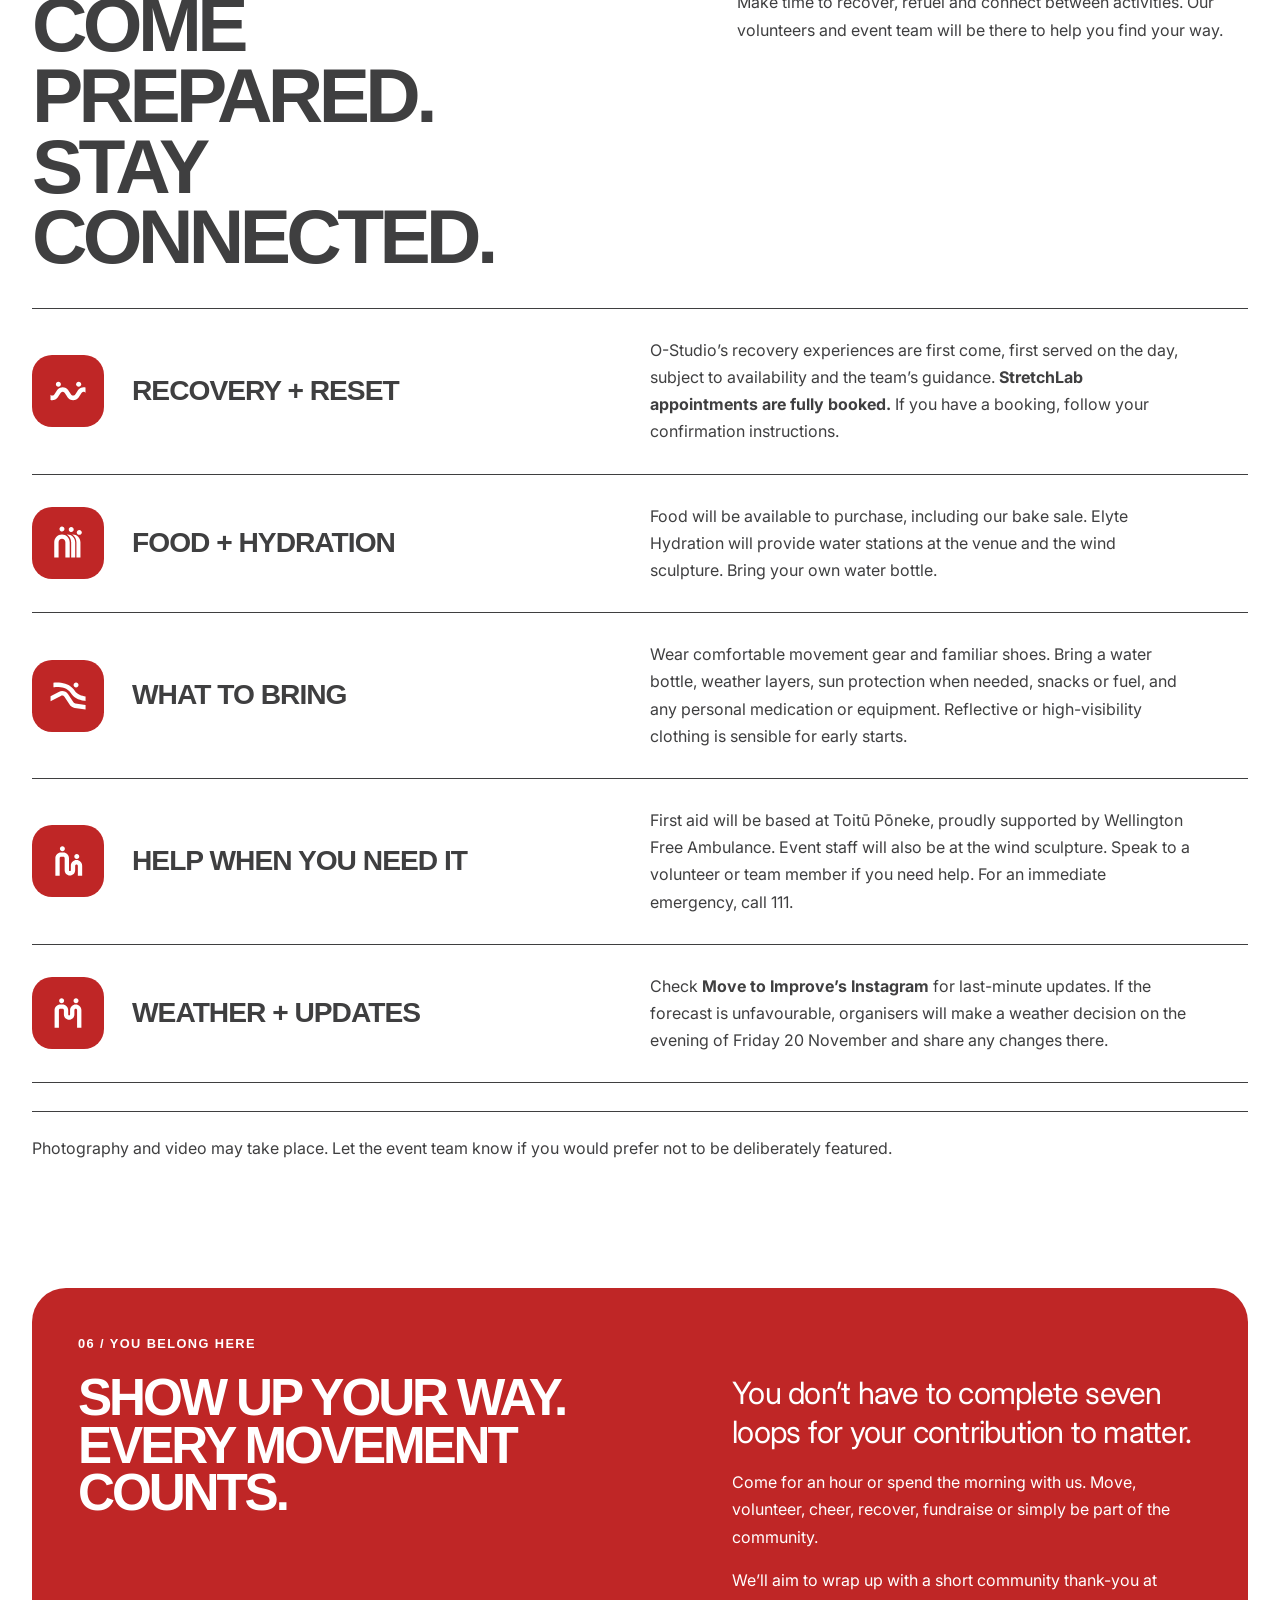
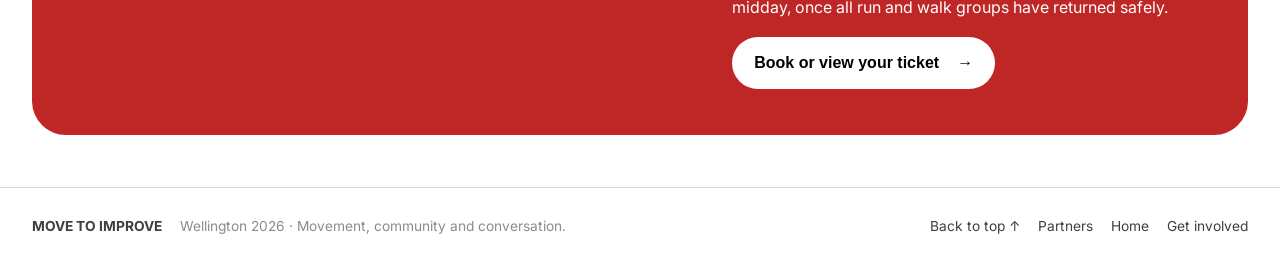
<file: flagship.html>
<!doctype html>
<html lang="en">
<head>
  <meta charset="UTF-8" />
  <meta name="viewport" content="width=device-width, initial-scale=1.0" />
  <meta name="description" content="Join Move to Improve at Toitū Pōneke, The Hub, on Saturday 21 November 2026, 5am-midday. Check-in from 4:30am. View run clubs, the class timetable, free Kids Zone bookings and arrival details for our morning of movement and community." />
  <title>Flagship Event | Move to Improve Wellington 2026</title>
  <link rel="icon" type="image/png" sizes="32x32" href="images/logos/favicon-32.png?v=2" />
  <link rel="icon" type="image/png" sizes="96x96" href="images/logos/favicon-96.png?v=2" />
  <link rel="apple-touch-icon" sizes="180x180" href="images/logos/apple-touch-icon.png" />
  <link rel="preconnect" href="https://fonts.googleapis.com">
  <link rel="preconnect" href="https://fonts.gstatic.com" crossorigin>
  <link href="https://fonts.googleapis.com/css2?family=Inter:wght@400;500;600;700;800&display=swap" rel="stylesheet">
  <!-- Reuse the homepage styles, with responsive overrides last. -->
  <link rel="stylesheet" href="css/theme.css" />
  <link rel="stylesheet" href="css/base.css" />
  <link rel="stylesheet" href="css/layout.css" />
  <link rel="stylesheet" href="css/components.css" />
  <link rel="stylesheet" href="css/hero.css" />
  <link rel="stylesheet" href="css/sections.css" />
  <link rel="stylesheet" href="css/flagship-page.css" />
  <link rel="stylesheet" href="css/responsive.css" />
</head>
<body class="flagship-page">
  <header class="site-header">
    <a class="brand" href="index.html" aria-label="Home">
      <picture>
        <source media="(max-width: 560px)" srcset="images/logos/MTI_Logo%20Only.svg">
        <img src="images/logos/MTI_Stacked Lettering.svg" alt="Move to Improve">
      </picture>
    </a>
    <nav class="nav" aria-label="Primary navigation">
      <a class="nav-about" href="about.html">About</a>
      <a href="partners.html">Partners</a>
      <a href="https://dropmerch.shop/move-to-improve">Merch</a>
      <!-- Replace platform homepages with the campaign profile URLs when ready. -->
      <a class="nav-social" href="https://www.instagram.com/movetoimprove.wlg/" target="_blank" rel="noopener noreferrer" aria-label="Instagram (opens in a new tab)">
        <svg viewBox="0 0 24 24" fill="none" stroke="currentColor" stroke-width="1.8" aria-hidden="true" focusable="false">
          <rect x="3" y="3" width="18" height="18" rx="5" />
          <circle cx="12" cy="12" r="4" />
          <circle cx="17.5" cy="6.5" r="1" fill="currentColor" stroke="none" />
        </svg>
      </a>
      <a class="nav-social" href="https://www.facebook.com/movetoimprovewellington" target="_blank" rel="noopener noreferrer" aria-label="Facebook (opens in a new tab)">
        <svg viewBox="0 0 24 24" fill="currentColor" aria-hidden="true" focusable="false">
          <path d="M14 22v-9h3l.5-4H14V7c0-1.2.4-2 2-2h2V1.5A23 23 0 0 0 15 1c-3 0-5 1.8-5 5v3H7v4h3v9z" />
        </svg>
      </a>
      <a class="nav-cta" href="https://movember.com/t/mti-wellington">Support</a>
    </nav>
  </header>

  <main id="top">
    <section class="hero section flagship-hero" aria-labelledby="flagship-heading">
      <div class="hero-copy">
        <a class="text-link flagship-back" href="index.html#events"><span aria-hidden="true">←</span> All events</a>
        <p class="eyebrow">Wellington · Flagship Event</p>
        <p class="flagship-date"><time datetime="2026-11-21T05:00:00+13:00">Saturday 21 November 2026 · 5am-midday</time></p>
        <h1 id="flagship-heading">One morning.<br><span>Many ways<br>to move.</span></h1>
        <p class="hero-text">Run one loop or all seven, walk with friends, join a class or cheer on your community. There’s a place for you at our biggest event of the month.</p>
        <p>Check-in opens at <strong>4:30am</strong>. Join us for movement, recovery and community from <strong>5am-midday</strong>. Runners and walkers check in upstairs in the South Lounge <strong>15 minutes before their hourly start</strong>.</p>
        <p><strong>Free general admission and running.</strong> Movement classes are $5 each, supporting Movember. Book your place on Humanitix.</p>
        <div class="hero-actions">
          <a class="button button-primary" href="https://events.humanitix.com/move-to-improve-wellington-2026" aria-label="Sign up for Flagship Event">Sign up <span aria-hidden="true">→</span></a>
          <a class="text-link" href="#ways-to-move">View the class timetable <span aria-hidden="true">↓</span></a>
        </div>
      </div>
      <figure class="flagship-photo">
        <img src="images/thehub.jpg" alt="Toitū Pōneke overlooking the playing field, with its name on the building" width="2500" height="1667">
        <figcaption><strong>Toitū Pōneke</strong><span class="venue-subtitle">The Hub · 49 Kilbirnie Crescent<br>Kilbirnie, Wellington</span></figcaption>
      </figure>
    </section>

    <nav class="section flagship-page-nav" aria-label="Event guide sections">
      <a href="#getting-here">Getting here</a>
      <a href="#hourly-loops">Runs + walks</a>
      <a href="#route-map">Route + start point</a>
      <a href="#ways-to-move">Class timetable</a>
      <a href="#kids-zone">Kids Zone</a>
      <a href="#on-the-day">On the day</a>
    </nav>

    <section class="section intro" id="getting-here" aria-labelledby="arrival-heading">
      <div class="section-label">01 / GETTING HERE</div>
      <div class="intro-grid">
        <h2 id="arrival-heading">Start here.<br><span>We’ll guide you.</span></h2>
        <div class="intro-copy">
          <p class="lead">Toitū Pōneke — The Hub<br>49 Kilbirnie Crescent, Kilbirnie, Wellington</p>
          <p>Enter through the main doors and head upstairs to registration in the <strong>South Lounge</strong>, our main event room. Accessible access is available, and volunteers will be there to guide you.</p>
          <h3>Registration and ticket check-in</h3>
          <p>Please have your <strong>Humanitix ticket and QR code ready on your phone</strong> for our volunteers to scan. Your ticket is in your Humanitix confirmation email. If you’ve booked more than one activity, have the relevant tickets available for each check-in.</p>
          <p><strong>Runners and walkers:</strong> registration opens in the South Lounge 30 minutes before your chosen hourly start. Be checked in and ready to leave with your lead <strong>15 minutes before the hour</strong>. Your group lead will brief you and walk with you to the wind sculpture near Evans Bay, using the pedestrian crossings. Both runs and walks start at the wind sculpture on the hour. Please register at the venue first.</p>
          <p><strong>Movement classes:</strong> bring the Humanitix ticket for each booked class. Book a separate $5 ticket for each class; free General Admission does not reserve a class place. Class registration opens 15 minutes before the class starts and closes when it begins.</p>
          <p><strong>Kids Zone:</strong> caregivers must sign children in and out at the Kids Zone in the North Lounge.</p>
          <p><strong>Can’t find your ticket?</strong> Ask a registration volunteer for help.</p>
          <p>Street parking is available in surrounding Kilbirnie streets. There is no dedicated event car park, so please allow extra time.</p>
          <p>A bag drop is available at registration, with volunteers helping store belongings. Keep valuables with you. Changing rooms are also available at the venue.</p>
        </div>
      </div>
    </section>

    <section class="section intro" id="hourly-loops" aria-labelledby="loops-heading">
      <div class="section-label">02 / THE HOURLY LOOPS</div>
      <div class="intro-grid">
        <h2 id="loops-heading">One loop. A few.<br><span>All seven.</span></h2>
        <div class="intro-copy">
          <p>Our backyard-ultra-inspired challenge offers seven approximately 6.7km loops, starting hourly from 5am through to 11am. Join one, a few or all seven for up to approximately 46.9km. It’s about showing up and supporting each other.</p>
          <p><strong>Prefer to walk?</strong> Join a guided 30-minute walk on the same route: 15 minutes out and 15 minutes back, at a comfortable pace. Your walk lead will guide the turnaround; you don’t need to complete the full loop.</p>
          <p>Runs and walks use the same hourly starts and check-in times below. Meet your lead in the South Lounge before walking together to the start.</p>
          <p>If you need to stop, withdraw or return separately, tell your group lead so everyone is accounted for. Follow the briefing, use designated crossings and share public paths respectfully.</p>
        </div>
      </div>
      <ol class="flagship-loop-starts" aria-label="Run and walk starts at the wind sculpture, South Lounge check-in times and run hosts">
        <li><span class="eyebrow">Loop 01</span><time datetime="2026-11-21T05:00:00+13:00">5:00am</time><p>Check-in 4:45am</p><p><strong>Ben Edusei</strong></p></li>
        <li><span class="eyebrow">Loop 02</span><time datetime="2026-11-21T06:00:00+13:00">6:00am</time><p>Check-in 5:45am</p><p><strong>Social Project Run Club (SoPro Run Club)</strong></p></li>
        <li><span class="eyebrow">Loop 03</span><time datetime="2026-11-21T07:00:00+13:00">7:00am</time><p>Check-in 6:45am</p><p><strong>Jog On</strong></p></li>
        <li><span class="eyebrow">Loop 04</span><time datetime="2026-11-21T08:00:00+13:00">8:00am</time><p>Check-in 7:45am</p><p><strong>Change Fitness — Nathan Martin</strong></p></li>
        <li><span class="eyebrow">Loop 05</span><time datetime="2026-11-21T09:00:00+13:00">9:00am</time><p>Check-in 8:45am</p><p><strong>All Good Wellness Club</strong></p></li>
        <li><span class="eyebrow">Loop 06</span><time datetime="2026-11-21T10:00:00+13:00">10:00am</time><p>Check-in 9:45am</p><p><strong>Mo Bros</strong></p></li>
        <li><span class="eyebrow">Loop 07</span><time datetime="2026-11-21T11:00:00+13:00">11:00am</time><p>Check-in 10:45am</p><p><strong>Zone Blue Run Club</strong></p></li>
      </ol>
    </section>

    <section class="section intro" id="route-map" aria-labelledby="route-heading">
      <div class="section-label">THE ROUTE + START POINT</div>
      <div class="intro-grid">
        <h2 id="route-heading">Know the route.<br><span>Find your start.</span></h2>
        <div class="intro-copy">
          <p>Explore the approximately 6.7km route below, or open it on Strava for a closer look. Your group lead will explain the route and crossings at the briefing.</p>
          <p><strong>Check in at the South Lounge 15 minutes before your start.</strong> Your lead will walk with you to Zephyr, the wind sculpture near Evans Bay where the runs and walks begin. Look for the tall orange wind wand pictured below.</p>
          <p><strong>The route in words:</strong> from the wind sculpture, follow the Evans Bay waterfront north past Hataitai and Roseneath to the halfway marker shown on the map, then return along the same route. The full run is approximately 6.7km. Your lead will explain the crossings and turnaround at the briefing.</p>
          <p>Walkers follow their lead for 15 minutes out and 15 minutes back; the halfway marker on the map is for the full running route.</p>
          <a class="text-link" href="https://www.strava.com/routes/3555145647711801392" target="_blank" rel="noopener noreferrer">Explore the route on Strava <span aria-hidden="true">↗</span><span class="sr-only"> (opens in a new tab)</span></a>
        </div>
      </div>
      <div class="flagship-route-images">
        <figure>
          <a href="images/Strava%20Route.jpeg" target="_blank" rel="noopener noreferrer" aria-label="View the running route map at full size (opens in a new tab)">
            <img src="images/Strava%20Route.jpeg" alt="Running route from the green start marker at the southern end of Evans Bay, following the waterfront north past Hataitai and Roseneath to the halfway marker, before returning the same way." width="1086" height="880" loading="lazy">
          </a>
          <figcaption><strong>The running route</strong><span>Review the route before arriving. Check in at the South Lounge first; your group lead will brief you and escort you to the wind sculpture. Approximately 6.7km. Select the map to view it at full size.</span></figcaption>
        </figure>
        <figure>
          <img src="images/Zephyr.jpg" alt="Zephyr wind sculpture: a tall orange wind wand on a dark support, beside a grassy area and steps." width="1500" height="2000" loading="lazy">
          <figcaption><strong>Zephyr · Your start-point landmark</strong><span>Meet your lead at the Hub first, then walk together to the wind sculpture.</span></figcaption>
        </figure>
      </div>
    </section>

    <section class="section intro" id="ways-to-move" aria-labelledby="ways-heading">
      <div class="section-label">03 / MOVEMENT CLASSES</div>
      <div class="intro-grid">
        <h2 id="ways-heading">Find your class.<br><span>Move your way.</span></h2>
        <div class="intro-copy">
          <p>Try yoga, mat Pilates, boxing or functional training with our Wellington movement partners. Sessions run for 45 minutes, with 10-minute changeovers. Awhi Yoga and Wellbeing is delivering all yoga sessions.</p>
          <p><strong>Book a separate $5 ticket for each class.</strong> Each session has space for 20 participants. Free General Admission does not reserve a class place; check live availability on Humanitix.</p>
          <p>Allow enough time between a run or walk and a class. Kids Zone opens at 7:30am, after the first two class start times.</p>
          <a class="button button-primary" href="https://events.humanitix.com/move-to-improve-wellington-2026/tickets">Book movement classes <span aria-hidden="true">→</span></a>
        </div>
      </div>
      <ol class="flagship-timetable" aria-label="Movement class timetable for Saturday 21 November">
        <li>
          <h3>6:30–7:15am</h3>
          <dl>
            <div><dt>NZCT Room · Yoga + Pilates</dt><dd>Awhi Yoga</dd></div>
            <div><dt>Green Room · Boxing + Functional</dt><dd>F45 Basin — Functional Training</dd></div>
          </dl>
        </li>
        <li>
          <h3>7:25–8:10am</h3>
          <dl>
            <div><dt>NZCT Room · Yoga + Pilates</dt><dd>Kimi Young — Mat Pilates</dd></div>
            <div><dt>Green Room · Boxing + Functional</dt><dd>Wellington Boxing Gym — Boxing</dd></div>
          </dl>
        </li>
        <li>
          <h3>8:20–9:05am</h3>
          <dl>
            <div><dt>NZCT Room · Yoga + Pilates</dt><dd>Soul Pilates — Mat Pilates</dd></div>
            <div><dt>Green Room · Boxing + Functional</dt><dd>BFT Wellington East — Functional Training</dd></div>
          </dl>
        </li>
        <li>
          <h3>9:15–10:00am</h3>
          <dl>
            <div><dt>NZCT Room · Yoga + Pilates</dt><dd>Awhi Yoga</dd></div>
            <div><dt>Green Room · Boxing + Functional</dt><dd>DSTRCT-04 — Functional Training</dd></div>
          </dl>
        </li>
        <li>
          <h3>10:10–10:55am</h3>
          <dl>
            <div><dt>NZCT Room · Yoga + Pilates</dt><dd>Awhi Yoga</dd></div>
            <div><dt>Green Room · Boxing + Functional</dt><dd>Body Shot Fitness — Boxing</dd></div>
          </dl>
        </li>
        <li>
          <h3>11:05–11:50am</h3>
          <dl>
            <div><dt>NZCT Room · Yoga + Pilates</dt><dd>In Motion Studio — Mat Pilates</dd></div>
            <div><dt>Green Room · Boxing + Functional</dt><dd>Wellington Boxing Gym — Boxing</dd></div>
          </dl>
        </li>
      </ol>
      <details class="flagship-guide-details">
        <summary>Meet your movement team</summary>
        <div class="flagship-team">
          <div><h3>Awhi Yoga and Wellbeing — Tom Brotherstone</h3><p>Awhi co-owner Tom is an E-RYT 500 yoga teacher and Brazilian Jiu Jitsu black belt. His approachable teaching blends yoga philosophy with movement, connection and wellbeing.</p></div>
          <div><h3>Soul Pilates — Olivia</h3><p>Olivia owns Soul Pilates in Kāpiti and Wellington CBD. She helps people feel stronger and more confident through movement, and is joining us to support men’s mental health awareness.</p></div>
          <div><h3>Kimi Young — Pilates</h3><p>Wellington-based Kimi brings a background in dance and choreography to classes that blend mindful movement, mobility, strength and breathwork.</p></div>
          <div><h3>In Motion Studio — Pilates</h3><p>This Lower Hutt studio brings a welcoming, community-focused approach to building strength, confidence and connection through Pilates.</p></div>
          <div><h3>Wellington Boxing Gym — Sean Echano</h3><p>Boxing has played an important role in Sean’s wellbeing. He’s sharing a sport that builds confidence, brings people together and offers space to switch off.</p></div>
          <div><h3>BFT Wellington East — Abbas and Gen</h3><p>Based in Kilbirnie, Abbas and Gen bring the supportive spirit of their community, where movement, shared goals and friendships brighten people’s lives.</p></div>
          <div><h3>DSTRCT-04</h3><p>This Wellington strength gym helps people learn to lift properly and train with purpose, supported by structure, accountability and an encouraging community.</p></div>
          <div><h3>Body Shot Fitness</h3><p>For around 10 years, Body Shot Fitness has welcomed Wellington locals into boxing and circuit classes, building connection alongside movement.</p></div>
          <div><h3>F45 Basin Reserve — Aimee-Jo</h3><p>Studio Manager Aimee-Jo has been part of F45 Basin Reserve for six years and is also a FIBA basketball referee. She wants people to feel comfortable checking in, speaking up and asking for help.</p></div>
        </div>
      </details>
    </section>

    <section class="section intro" id="kids-zone" aria-labelledby="kids-zone-heading">
      <div class="section-label">04 / KIDS ZONE</div>
      <div class="intro-grid">
        <h2 id="kids-zone-heading">A morning for<br><span>the whole family.</span></h2>
        <div class="intro-copy">
          <p>Our supervised Kids Zone offers games, crafts and activities for children aged 5–12 while parents and caregivers take part.</p>
          <p class="lead">7:30am–midday · North Lounge<br>Up to 20 children at a time</p>
          <p><strong>Book a separate free Humanitix ticket for each child</strong>, covering the time they will attend.</p>
          <p>Sign children in at the Kids Zone in the North Lounge, then collect and sign them out from the same location. Only an authorised adult can collect a child.</p>
          <p>Caregivers must remain contactable throughout the booked session. No supervision is available before 7:30am; please plan your activities around opening and collect your child by midday.</p>
          <a class="button button-primary" href="https://events.humanitix.com/move-to-improve-wellington-2026/tickets">Book Kids Zone <span aria-hidden="true">→</span></a>
        </div>
      </div>
    </section>

    <section class="section intro" id="on-the-day" aria-labelledby="day-heading">
      <div class="section-label">05 / ON THE DAY</div>
      <div class="intro-grid">
        <h2 id="day-heading">Come prepared.<br><span>Stay connected.</span></h2>
        <div class="intro-copy">
          <p>Make time to recover, refuel and connect between activities. Our volunteers and event team will be there to help you find your way.</p>
        </div>
      </div>
      <ul class="flagship-activities">
        <li>
          <img class="flagship-activity-icon" src="images/logos/Icon_White_Recover.svg" alt="" width="72" height="72" loading="lazy">
          <h3>Recovery + reset</h3>
          <p>O-Studio’s recovery experiences are first come, first served on the day, subject to availability and the team’s guidance. <strong>StretchLab appointments are fully booked.</strong> If you have a booking, follow your confirmation instructions.</p>
        </li>
        <li>
          <img class="flagship-activity-icon" src="images/logos/Icon_White_Community.svg" alt="" width="72" height="72" loading="lazy">
          <h3>Food + hydration</h3>
          <p>Food will be available to purchase, including our bake sale. Elyte Hydration will provide water stations at the venue and the wind sculpture. Bring your own water bottle.</p>
        </li>
        <li>
          <img class="flagship-activity-icon" src="images/logos/Icon_White_Run.svg" alt="" width="72" height="72" loading="lazy">
          <h3>What to bring</h3>
          <p>Wear comfortable movement gear and familiar shoes. Bring a water bottle, weather layers, sun protection when needed, snacks or fuel, and any personal medication or equipment. Reflective or high-visibility clothing is sensible for early starts.</p>
        </li>
        <li>
          <img class="flagship-activity-icon" src="images/logos/Icon_White_Volunteer.svg" alt="" width="72" height="72" loading="lazy">
          <h3>Help when you need it</h3>
          <p>First aid will be based at Toitū Pōneke, proudly supported by Wellington Free Ambulance. Event staff will also be at the wind sculpture. Speak to a volunteer or team member if you need help. For an immediate emergency, call 111.</p>
        </li>
        <li>
          <img class="flagship-activity-icon" src="images/logos/Icon_White_Connect.svg" alt="" width="72" height="72" loading="lazy">
          <h3>Weather + updates</h3>
          <p>Check <a class="text-link" href="https://www.instagram.com/movetoimprove.wlg/">Move to Improve’s Instagram</a> for last-minute updates. If the forecast is unfavourable, organisers will make a weather decision on the evening of Friday 20 November and share any changes there.</p>
        </li>
      </ul>
      <p class="flagship-announcement">Photography and video may take place. Let the event team know if you would prefer not to be deliberately featured.</p>
    </section>

    <section class="section intro" aria-labelledby="invitation-heading">
      <div class="flagship-invitation">
        <div class="section-label">06 / YOU BELONG HERE</div>
        <div class="intro-grid">
          <h2 id="invitation-heading">Show up your way.<br><span>Every movement counts.</span></h2>
          <div class="intro-copy">
            <p class="lead">You don’t have to complete seven loops for your contribution to matter.</p>
            <p>Come for an hour or spend the morning with us. Move, volunteer, cheer, recover, fundraise or simply be part of the community.</p>
            <p>We’ll aim to wrap up with a short community thank-you at midday, once all run and walk groups have returned safely.</p>
            <a class="button flagship-return" href="https://events.humanitix.com/move-to-improve-wellington-2026">Book or view your ticket <span aria-hidden="true">→</span></a>
          </div>
        </div>
      </div>
    </section>
  </main>

  <footer class="footer">
    <div>
      <strong>MOVE TO IMPROVE</strong>
      <span>Wellington 2026 · Movement, community and conversation.</span>
    </div>
    <div class="footer-links">
      <a href="#top">Back to top ↑</a>
      <a href="partners.html">Partners</a>
      <a href="index.html#top">Home</a>
      <a href="index.html#support">Get involved</a>
    </div>
  </footer>
</body>
</html>
</file>
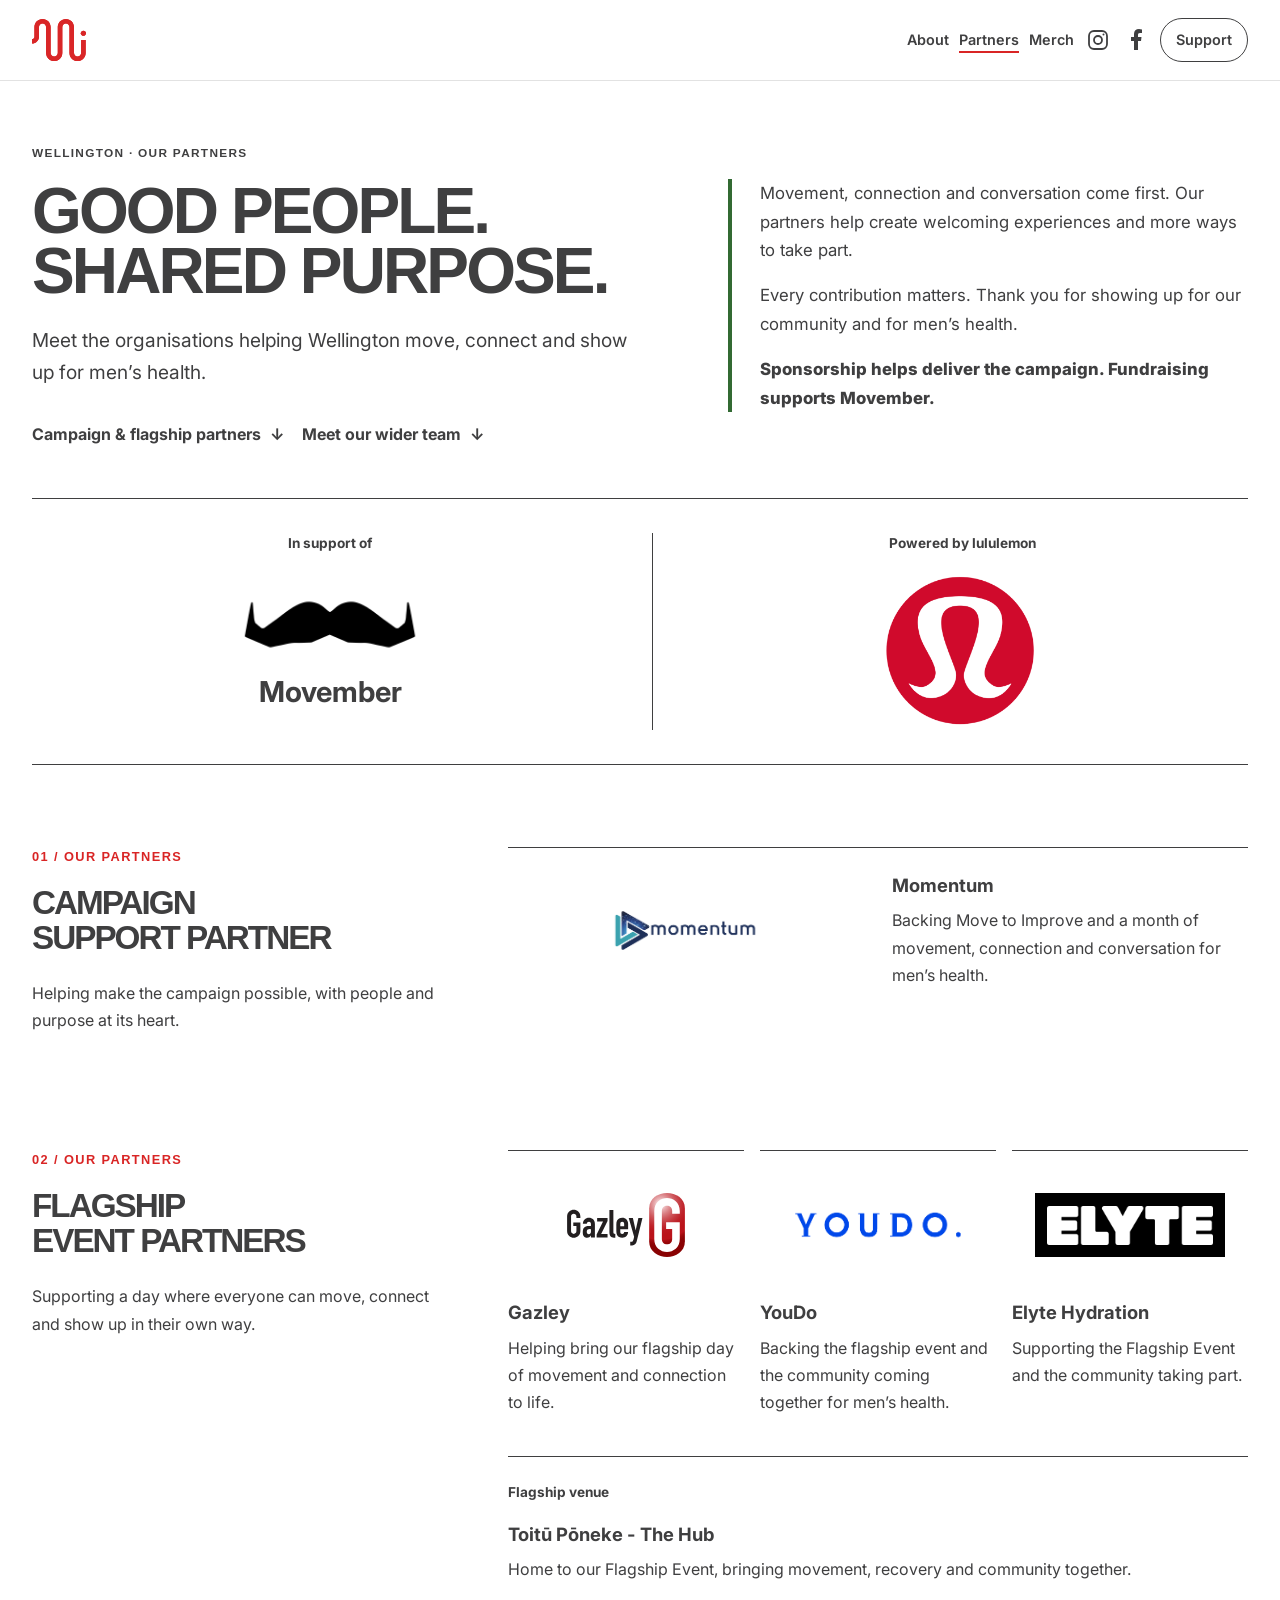
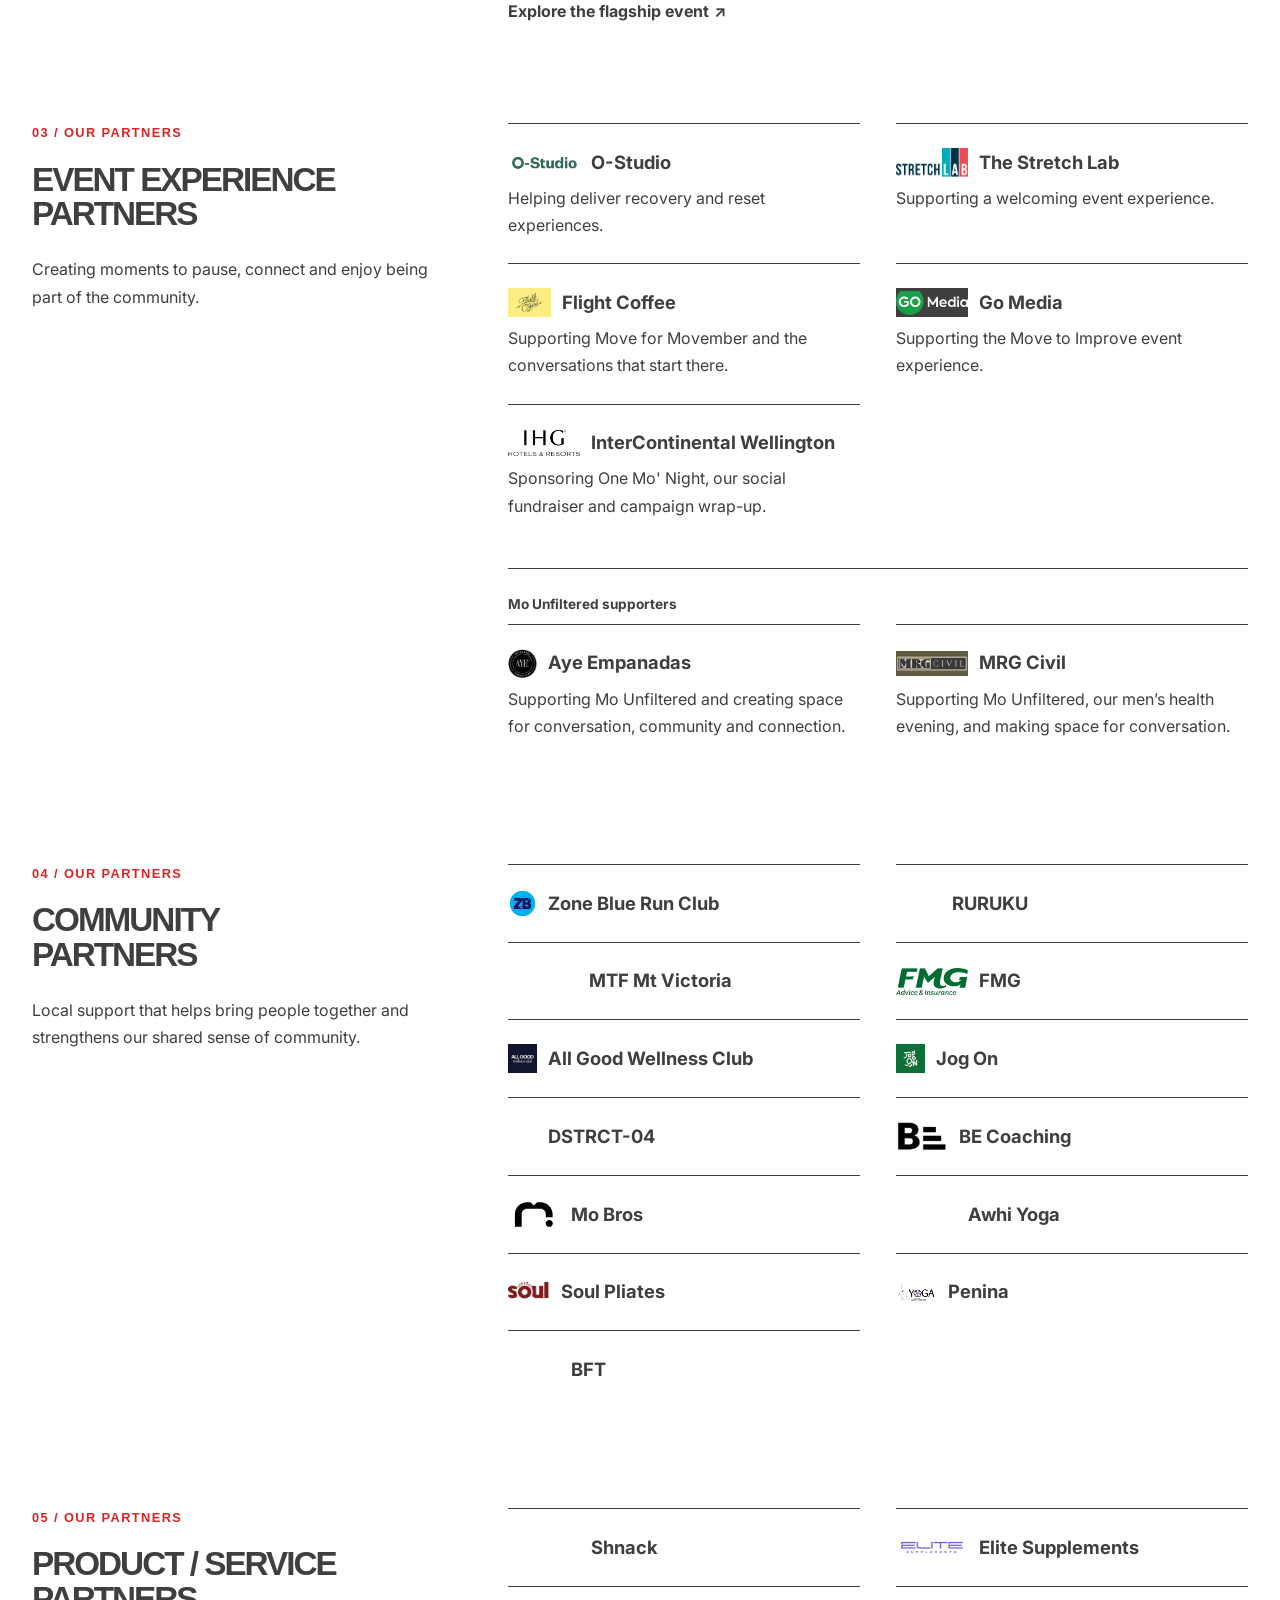
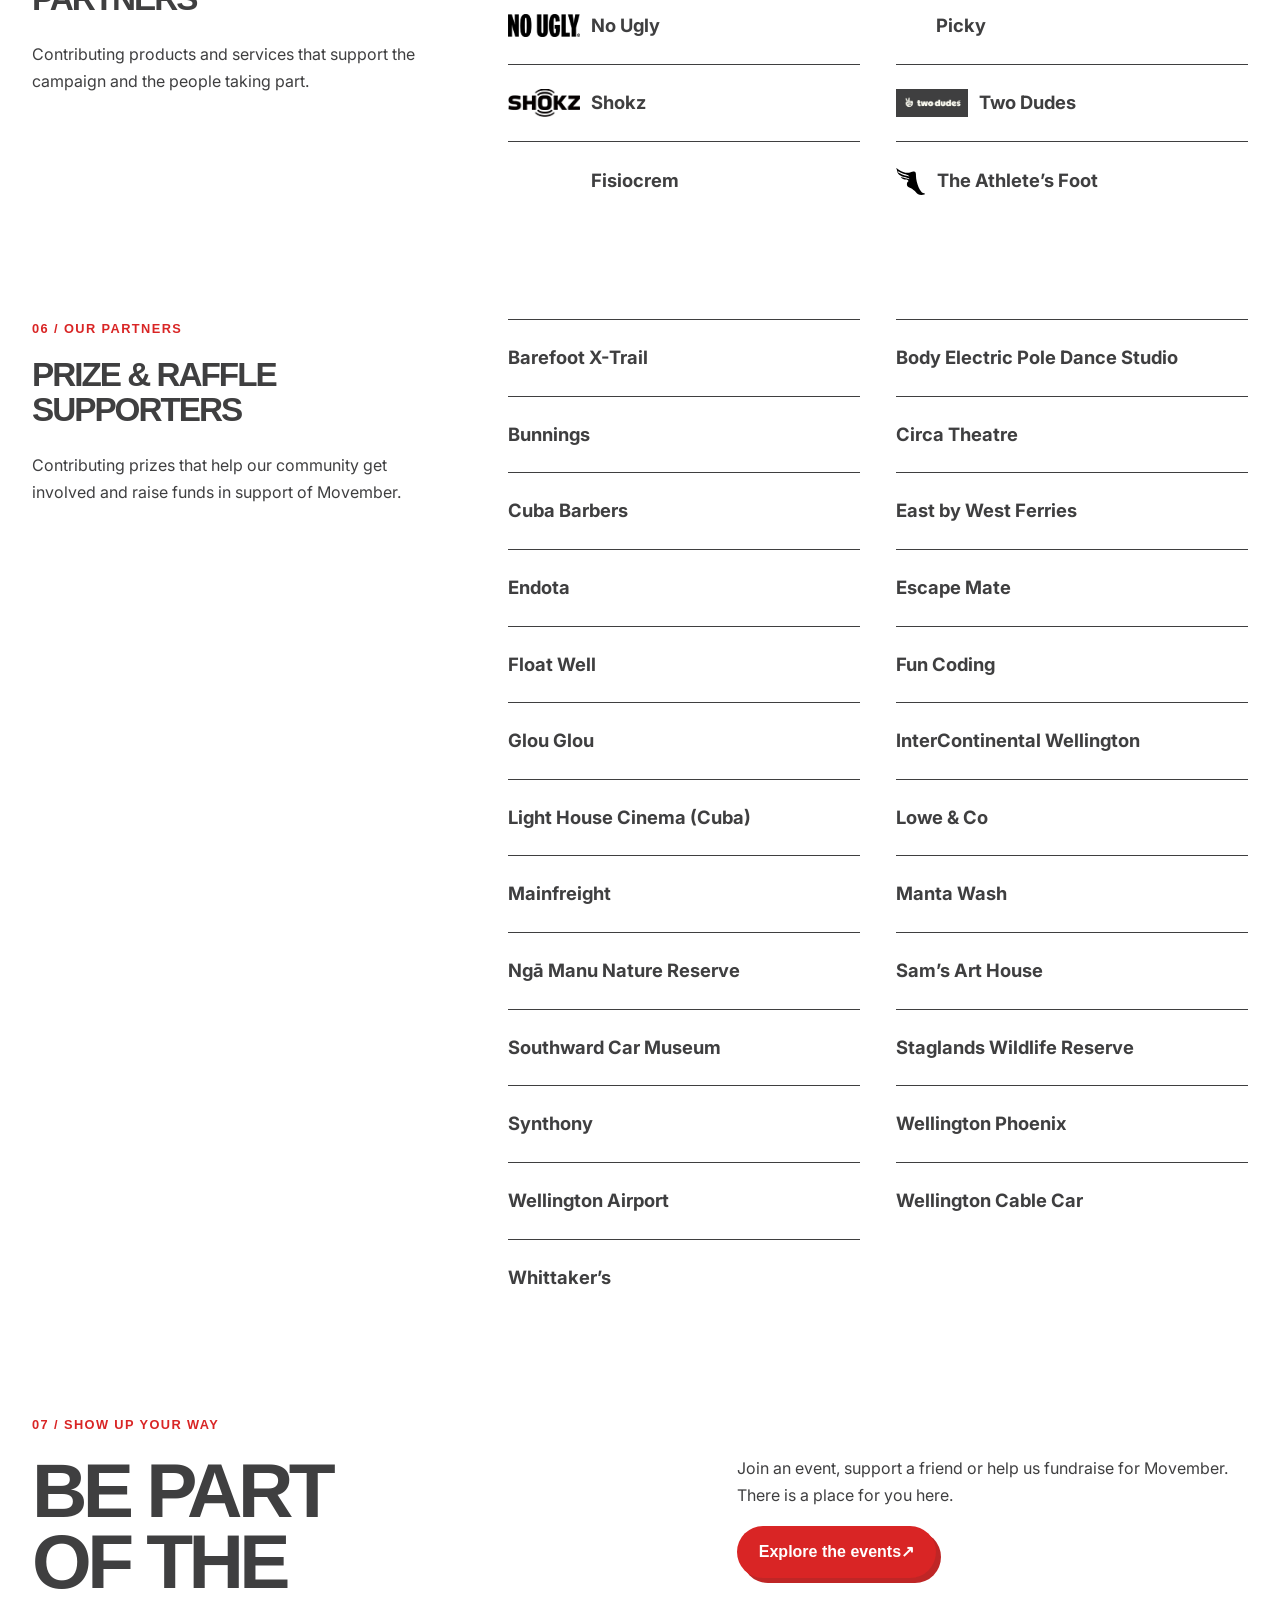
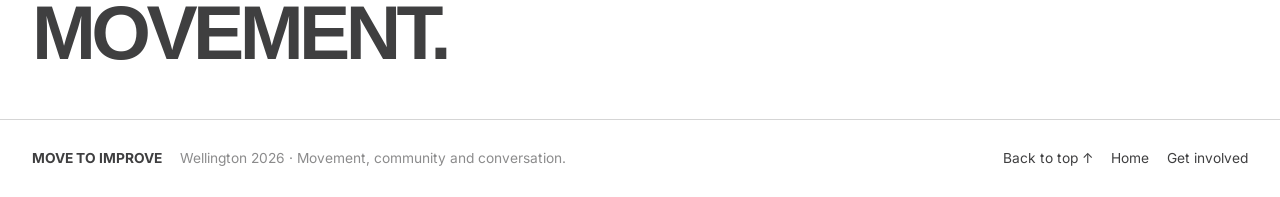
<file: partners.html>
<!doctype html>
<html lang="en">
<head>
  <meta charset="UTF-8" />
  <meta name="viewport" content="width=device-width, initial-scale=1.0" />
  <meta name="description" content="Meet the campaign, event, community and fundraising partners helping Move to Improve bring people together for men’s health in Wellington in 2026." />
  <title>Our Partners | Move to Improve Wellington 2026</title>
  <link rel="icon" type="image/png" sizes="32x32" href="images/logos/favicon-32.png?v=2" />
  <link rel="icon" type="image/png" sizes="96x96" href="images/logos/favicon-96.png?v=2" />
  <link rel="apple-touch-icon" sizes="180x180" href="images/logos/apple-touch-icon.png" />
  <link rel="preconnect" href="https://fonts.googleapis.com">
  <link rel="preconnect" href="https://fonts.gstatic.com" crossorigin>
  <link href="https://fonts.googleapis.com/css2?family=Inter:wght@400;500;600;700;800&display=swap" rel="stylesheet">
  <!-- Reuse the homepage styles, with responsive overrides last. -->
  <link rel="stylesheet" href="css/theme.css" />
  <link rel="stylesheet" href="css/base.css" />
  <link rel="stylesheet" href="css/layout.css" />
  <link rel="stylesheet" href="css/components.css" />
  <link rel="stylesheet" href="css/hero.css" />
  <link rel="stylesheet" href="css/sections.css" />
  <link rel="stylesheet" href="css/partners-page.css" />
  <link rel="stylesheet" href="css/responsive.css" />
</head>
<body class="partners-page">
  <header class="site-header">
    <a class="brand" href="index.html" aria-label="Home">
      <picture>
        <source media="(max-width: 560px)" srcset="images/logos/MTI_Logo%20Only.svg">
        <img src="images/logos/MTI_Stacked Lettering.svg" alt="Move to Improve">
      </picture>
    </a>
    <nav class="nav" aria-label="Primary navigation">
      <a class="nav-about" href="about.html">About</a>
      <a href="partners.html" aria-current="page">Partners</a>
      <a href="https://dropmerch.shop/move-to-improve">Merch</a>
      <!-- Replace platform homepages with the campaign profile URLs when ready. -->
      <a class="nav-social" href="https://www.instagram.com/movetoimprove.wlg/" target="_blank" rel="noopener noreferrer" aria-label="Instagram (opens in a new tab)">
        <svg viewBox="0 0 24 24" fill="none" stroke="currentColor" stroke-width="1.8" aria-hidden="true" focusable="false">
          <rect x="3" y="3" width="18" height="18" rx="5" />
          <circle cx="12" cy="12" r="4" />
          <circle cx="17.5" cy="6.5" r="1" fill="currentColor" stroke="none" />
        </svg>
      </a>
      <a class="nav-social" href="https://www.facebook.com/movetoimprovewellington" target="_blank" rel="noopener noreferrer" aria-label="Facebook (opens in a new tab)">
        <svg viewBox="0 0 24 24" fill="currentColor" aria-hidden="true" focusable="false">
          <path d="M14 22v-9h3l.5-4H14V7c0-1.2.4-2 2-2h2V1.5A23 23 0 0 0 15 1c-3 0-5 1.8-5 5v3H7v4h3v9z" />
        </svg>
      </a>
      <a class="nav-cta" href="https://movember.com/t/mti-wellington">Support</a>
    </nav>
  </header>

  <main id="top">
    <section class="hero section partners-hero" aria-labelledby="partners-heading">
      <div class="hero-copy">
        <p class="eyebrow">Wellington · Our partners</p>
        <h1 id="partners-heading">Good people.<br><span>Shared purpose.</span></h1>
        <p class="hero-text">Meet the organisations helping Wellington move, connect and show up for men’s health.</p>
        <div class="hero-actions">
          <a class="text-link" href="#campaign-support">Campaign &amp; flagship partners <span aria-hidden="true">↓</span></a>
          <a class="text-link" href="#event-experience">Meet our wider team <span aria-hidden="true">↓</span></a>
        </div>
      </div>
      <div class="partners-intro">
        <p>Movement, connection and conversation come first. Our partners help create welcoming experiences and more ways to take part.</p>
        <p>Every contribution matters. Thank you for showing up for our community and for men’s health.</p>
        <p class="sponsor-distinction">Sponsorship helps deliver the campaign. Fundraising supports Movember.</p>
      </div>
    </section>

    <div class="section" role="group" aria-label="Campaign endorsements">
      <div class="campaign-endorsements">
        <div class="campaign-endorsement">
          <p class="partner-role">In support of</p>
          <div class="movember-endorsement">
            <img src="images/partners/movember-mo.png" alt="" width="1501" height="624" loading="lazy">
            <strong>Movember</strong>
          </div>
        </div>
        <div class="campaign-endorsement">
          <p class="partner-role">Powered by lululemon</p>
          <img class="endorsement-logo" src="images/partners/lululemon.png" alt="" width="240" height="90" loading="lazy">
        </div>
      </div>
    </div>

    <section class="section partners partner-category" id="campaign-support" aria-labelledby="campaign-support-heading">
      <div class="partner-category-intro">
        <div class="section-label">01 / OUR PARTNERS</div>
        <h2 id="campaign-support-heading">Campaign<br><span>Support Partner</span></h2>
        <p>Helping make the campaign possible, with people and purpose at its heart.</p>
      </div>
      <div class="partner-category-content">
        <div class="partner-feature">
          <div class="partner-mark"><img class="partner-logo-momentum" src="images/partners/momentum.png" alt="" width="1600" height="800" loading="lazy"></div>
          <div>
            <h3>Momentum</h3>
            <p>Backing Move to Improve and a month of movement, connection and conversation for men’s health.</p>
          </div>
        </div>
      </div>
    </section>

    <section class="section partners partner-category" id="flagship-partners" aria-labelledby="flagship-partners-heading">
      <div class="partner-category-intro">
        <div class="section-label">02 / OUR PARTNERS</div>
        <h2 id="flagship-partners-heading">Flagship<br><span>Event Partners</span></h2>
        <p>Supporting a day where everyone can move, connect and show up in their own way.</p>
      </div>
      <div class="partner-category-content">
        <ul class="partner-grid partner-grid-flagship" aria-label="Flagship event partners">
          <li class="partner-profile">
            <div class="partner-mark"><img src="images/partners/gazley.svg" alt="" width="240" height="90" loading="lazy"></div>
            <h3>Gazley</h3>
            <p>Helping bring our flagship day of movement and connection to life.</p>
          </li>
          <li class="partner-profile">
            <div class="partner-mark"><img src="images/partners/youdo.png" alt="" width="240" height="90" loading="lazy"></div>
            <h3>YouDo</h3>
            <p>Backing the flagship event and the community coming together for men’s health.</p>
          </li>
          <li class="partner-profile">
            <div class="partner-mark"><img class="partner-logo-elyte" src="images/partners/elyte-hydration.png" alt="" width="434" height="102" loading="lazy"></div>
            <h3>Elyte Hydration</h3>
            <p>Supporting the Flagship Event and the community taking part.</p>
          </li>
        </ul>
        <aside class="partner-venue" aria-labelledby="flagship-venue-heading">
          <p class="partner-role" id="flagship-venue-heading">Flagship venue</p>
          <h3>Toitū Pōneke - The Hub</h3>
          <p>Home to our Flagship Event, bringing movement, recovery and community together.</p>
        </aside>
        <a class="text-link partner-event-link" href="flagship.html">Explore the flagship event <span aria-hidden="true">↗</span></a>
      </div>
    </section>

    <section class="section partners partner-category" id="event-experience" aria-labelledby="event-experience-heading">
      <div class="partner-category-intro">
        <div class="section-label">03 / OUR PARTNERS</div>
        <h2 id="event-experience-heading">Event Experience<br><span>Partners</span></h2>
        <p>Creating moments to pause, connect and enjoy being part of the community.</p>
      </div>
      <div class="partner-category-content">
        <ul class="supporting-partners" aria-label="Event experience partners">
          <li>
            <h3 class="partner-name"><img class="partner-inline-logo" src="images/partners/ostudio.avif" alt="" width="2029" height="611" loading="lazy" decoding="async"><span>O-Studio</span></h3>
            <p>Helping deliver recovery and reset experiences.</p>
          </li>
          <li>
            <h3 class="partner-name"><img class="partner-inline-logo" src="images/partners/stretchlab.png" alt="" width="362" height="144" loading="lazy" decoding="async"><span>The Stretch Lab</span></h3>
            <p>Supporting a welcoming event experience.</p>
          </li>
          <li>
            <h3 class="partner-name"><img class="partner-inline-logo" src="images/partners/flight-coffee.png" alt="" width="1563" height="1042" loading="lazy" decoding="async"><span>Flight Coffee</span></h3>
            <p>Supporting Move for Movember and the conversations that start there.</p>
          </li>
          <li>
            <h3 class="partner-name"><img class="partner-inline-logo partner-inline-logo-dark" src="images/partners/go-media.svg" alt="" width="300" height="101" loading="lazy" decoding="async"><span>Go Media</span></h3>
            <p>Supporting the Move to Improve event experience.</p>
          </li>
          <li>
            <h3 class="partner-name"><img class="partner-inline-logo" src="images/partners/intercontinental.avif" alt="" width="280" height="100" loading="lazy" decoding="async"><span>InterContinental Wellington</span></h3>
            <p>Sponsoring One Mo' Night, our social fundraiser and campaign wrap-up.</p>
          </li>
        </ul>
        <aside class="event-supporters" aria-labelledby="mens-health-supporter-heading">
          <p class="partner-role" id="mens-health-supporter-heading">Mo Unfiltered supporters</p>
          <ul class="supporting-partners" aria-label="Mo Unfiltered supporters">
            <li>
              <h3 class="partner-name"><img class="partner-inline-logo" src="images/partners/aye-empanadas.png" alt="" width="4501" height="4501" loading="lazy" decoding="async"><span>Aye Empanadas</span></h3>
              <p>Supporting Mo Unfiltered and creating space for conversation, community and connection.</p>
            </li>
            <li>
              <h3 class="partner-name"><img class="partner-inline-logo" src="images/partners/mrg-civil.jpg" alt="" width="834" height="293" loading="lazy" decoding="async"><span>MRG Civil</span></h3>
              <p>Supporting Mo Unfiltered, our men’s health evening, and making space for conversation.</p>
            </li>
          </ul>
        </aside>
      </div>
    </section>

    <section class="section partners partner-category" id="community-partners" aria-labelledby="community-partners-heading">
      <div class="partner-category-intro">
        <div class="section-label">04 / OUR PARTNERS</div>
        <h2 id="community-partners-heading">Community<br><span>Partners</span></h2>
        <p>Local support that helps bring people together and strengthens our shared sense of community.</p>
      </div>
      <div class="partner-category-content">
        <ul class="supporting-partners" aria-label="Community partners">
          <li><h3 class="partner-name"><img class="partner-inline-logo" src="images/partners/zone-blue.png" alt="" width="100" height="100" loading="lazy" decoding="async"><span>Zone Blue Run Club</span></h3></li>
          <li><h3 class="partner-name"><img class="partner-inline-logo" src="images/partners/ruruku.png" alt="" width="1174" height="744" loading="lazy" decoding="async"><span>RURUKU</span></h3></li>
          <li><h3 class="partner-name"><img class="partner-inline-logo" src="images/partners/mtf-mt-victoria.png" alt="" width="1921" height="786" loading="lazy" decoding="async"><span>MTF Mt Victoria</span></h3></li>
          <li><h3 class="partner-name"><img class="partner-inline-logo" src="images/partners/fmg.png" alt="" width="125" height="47" loading="lazy" decoding="async"><span>FMG</span></h3></li>
          <li><h3 class="partner-name"><img class="partner-inline-logo" src="images/partners/all-good-wellness.png" alt="" width="320" height="320" loading="lazy" decoding="async"><span>All Good Wellness Club</span></h3></li>
          <li><h3 class="partner-name"><img class="partner-inline-logo" src="images/partners/jog-on.jpg" alt="" width="100" height="100" loading="lazy" decoding="async"><span>Jog On</span></h3></li>
          <li><h3 class="partner-name"><img class="partner-inline-logo" src="images/partners/dstrct.png" alt="" width="512" height="512" loading="lazy" decoding="async"><span>DSTRCT-04</span></h3></li>
          <li><h3 class="partner-name"><img class="partner-inline-logo partner-inline-logo-padded" src="images/partners/be-coaching.jpg" alt="" width="100" height="100" loading="lazy" decoding="async"><span>BE Coaching</span></h3></li>
          <li><h3 class="partner-name"><img class="partner-inline-logo partner-inline-logo-padded" src="images/partners/mo-bros.svg" alt="" width="500" height="500" loading="lazy" decoding="async"><span>Mo Bros</span></h3></li>
          <li><h3 class="partner-name"><img class="partner-inline-logo" src="images/partners/awhi-yoga.png" alt="" width="800" height="376" loading="lazy" decoding="async"><span>Awhi Yoga</span></h3></li>
          <li><h3 class="partner-name"><img class="partner-inline-logo" src="images/partners/soul-pilates.png" alt="" width="100" height="69" loading="lazy" decoding="async"><span>Soul Pliates</span></h3></li>
          <li><h3 class="partner-name"><img class="partner-inline-logo" src="images/partners/penina.png" alt="" width="160" height="113" loading="lazy" decoding="async"><span>Penina</span></h3></li>
          <li><h3 class="partner-name"><img class="partner-inline-logo" src="images/partners/bft.webp" alt="" width="1200" height="662" loading="lazy" decoding="async"><span>BFT</span></h3></li>


        </ul>
      </div>
    </section>

    <section class="section partners partner-category" id="product-service-partners" aria-labelledby="product-service-partners-heading">
      <div class="partner-category-intro">
        <div class="section-label">05 / OUR PARTNERS</div>
        <h2 id="product-service-partners-heading">Product / Service<br><span>Partners</span></h2>
        <p>Contributing products and services that support the campaign and the people taking part.</p>
      </div>
      <div class="partner-category-content">
        <ul class="supporting-partners" aria-label="Product and service partners">
          <li><h3 class="partner-name"><img class="partner-inline-logo" src="images/partners/shnack.png" alt="" width="3864" height="1018" loading="lazy" decoding="async"><span>Shnack</span></h3></li>
          <li><h3 class="partner-name"><img class="partner-inline-logo" src="images/partners/elite-supplements.png" alt="" width="200" height="59" loading="lazy" decoding="async"><span>Elite Supplements</span></h3></li>
          <li><h3 class="partner-name"><img class="partner-inline-logo" src="images/partners/no-ugly.png" alt="" width="779" height="246" loading="lazy" decoding="async"><span>No Ugly</span></h3></li>
          <li><h3 class="partner-name"><img class="partner-inline-logo" src="images/partners/picky.png" alt="" width="4500" height="4500" loading="lazy" decoding="async"><span>Picky</span></h3></li>
          <li><h3 class="partner-name"><img class="partner-inline-logo" src="images/partners/shokz.png" alt="" width="81" height="32" loading="lazy" decoding="async"><span>Shokz</span></h3></li>
          <li><h3 class="partner-name"><img class="partner-inline-logo partner-inline-logo-dark" src="images/partners/two-dudes.png" alt="" width="360" height="144" loading="lazy" decoding="async"><span>Two Dudes</span></h3></li>
          <li><h3 class="partner-name"><img class="partner-inline-logo" src="images/partners/fisiocrem.png" alt="" width="8011" height="2478" loading="lazy" decoding="async"><span>Fisiocrem</span></h3></li>
          <li><h3 class="partner-name"><img class="partner-inline-logo" src="images/partners/athletes-foot.svg" alt="" width="44" height="43" loading="lazy" decoding="async"><span>The Athlete’s Foot</span></h3></li>
        </ul>
      </div>
    </section>

    <section class="section partners partner-category" id="prize-raffle-supporters" aria-labelledby="prize-raffle-supporters-heading">
      <div class="partner-category-intro">
        <div class="section-label">06 / OUR PARTNERS</div>
        <h2 id="prize-raffle-supporters-heading">Prize &amp; Raffle<br><span>Supporters</span></h2>
        <p>Contributing prizes that help our community get involved and raise funds in support of Movember.</p>
      </div>
      <div class="partner-category-content">
        <ul class="supporting-partners" aria-label="Prize and raffle supporters">
          <li><h3>Barefoot X-Trail</h3></li>
          <li><h3>Body Electric Pole Dance Studio</h3></li>
          <li><h3>Bunnings</h3></li>
          <li><h3>Circa Theatre</h3></li>
          <li><h3>Cuba Barbers</h3></li>
          <li><h3>East by West Ferries</h3></li>
          <li><h3>Endota</h3></li>
          <li><h3>Escape Mate</h3></li>
          <li><h3>Float Well</h3></li>
          <li><h3>Fun Coding</h3></li>
          <li><h3>Glou Glou</h3></li>
          <li><h3>InterContinental Wellington</h3></li>
          <li><h3>Light House Cinema (Cuba)</h3></li>
          <li><h3>Lowe &amp; Co</h3></li>
          <li><h3>Mainfreight</h3></li>
          <li><h3>Manta Wash</h3></li>
          <li><h3>Ngā Manu Nature Reserve</h3></li>
          <li><h3>Sam’s Art House</h3></li>
          <li><h3>Southward Car Museum</h3></li>
          <li><h3>Staglands Wildlife Reserve</h3></li>
          <li><h3>Synthony</h3></li>
          <li><h3>Wellington Phoenix</h3></li>
          <li><h3>Wellington Airport</h3></li>
          <li><h3>Wellington Cable Car</h3></li>
          <li><h3>Whittaker’s</h3></li>
        </ul>
      </div>
    </section>

    <section class="section intro" aria-labelledby="join-partners-heading">
      <div class="section-label">07 / SHOW UP YOUR WAY</div>
      <div class="intro-grid">
        <h2 id="join-partners-heading">Be part<br><span>of the movement.</span></h2>
        <div class="intro-copy">
          <p>Join an event, support a friend or help us fundraise for Movember. There is a place for you here.</p>
          <a class="button button-primary" href="index.html#events">Explore the events <span aria-hidden="true">↗</span></a>
        </div>
      </div>
    </section>
  </main>

  <footer class="footer">
    <div>
      <strong>MOVE TO IMPROVE</strong>
      <span>Wellington 2026 · Movement, community and conversation.</span>
    </div>
    <div class="footer-links">
      <a href="#top">Back to top ↑</a>
      <a href="index.html#top">Home</a>
      <a href="index.html#support">Get involved</a>
    </div>
  </footer>
</body>
</html>
</file>
<file: css/theme.css>
/* ==================== Theme variables ==================== */

:root {
  /* ===== THEME COLOURS =====
     Change these values to retheme the entire site. */
  --colour-ink: #3f3f40;
  --colour-paper: #ffffff;
  --colour-white: #ffffff;

  --colour-accent-1: #3f3f40; /* charcoal */
  --colour-accent-2: #1e6196; /* blue */
  --colour-accent-3: #d92525; /* red */
  --colour-accent-4: #f2ac29; /* gold */
  --colour-accent-5: #326a33; /* green */
  --colour-charcoal-deep: #000000;
  --colour-blue-deep: #003565;
  --colour-red-deep: #bf2626;
  --colour-gold-deep: #c08300;
  --colour-green-deep: #15511e;

  /* Semantic theme roles */
  --theme-text: var(--colour-ink);
  --theme-background: var(--colour-paper);
  --theme-header-background: rgba(255, 255, 255, 0.88);
  --theme-primary: var(--colour-accent-3);
  --theme-on-primary: var(--colour-white);
  --theme-squiggle: var(--colour-accent-3);

  /* Replace this URL with the final Get Involved image. */
  --support-background-image: url("../images/get_involved.jpeg");

  /* Confirmed flagship venue: Toitū Pōneke, the hub. */
  --flagship-background-image: url("../images/thehub.jpg");

  /* Cards / decorative colours */
  --card-1: var(--colour-accent-4);
  --card-2: var(--colour-accent-3);
  --card-3: var(--colour-accent-1);
  --card-4: var(--colour-accent-5);
  --card-5: var(--colour-accent-2);

  --max: 1240px;
  --section-padding: 48px 0 52px;
}
</file>
<file: css/base.css>
/* ==================== Global foundations ==================== */

* {
  box-sizing: border-box;
}

html {
  scroll-behavior: smooth;
}

html,
body {
  overflow-x: clip;
}

body {
  margin: 0;
  color: var(--theme-text);
  background: var(--theme-background);
  font-family: Inter, system-ui, -apple-system, BlinkMacSystemFont, "Segoe UI", sans-serif;
  line-height: 1.5;
}

html.card-dialog-open {
  overflow: hidden;
  scroll-behavior: auto;
}

body.card-dialog-open {
  position: fixed;
  right: 0;
  left: 0;
  width: 100%;
  overflow: hidden;
}

.sr-only {
  position: absolute;
  width: 1px;
  height: 1px;
  padding: 0;
  margin: -1px;
  overflow: hidden;
  clip: rect(0, 0, 0, 0);
  white-space: nowrap;
  border: 0;
}

h1,
h2,
h3,
.button,
.eyebrow,
.section-label,
.stat strong {
  font-family: "Arial Black", Arial, sans-serif;
}

a {
  color: inherit;
  text-decoration: none;
}

h2,
h3,
p {
  margin-top: 0;
}

h2 {
  margin-bottom: 0;
  font-size: clamp(3rem, 6vw, 6.7rem);
  line-height: 0.92;
  letter-spacing: -0.06em;
  text-transform: uppercase;
}

.lead {
  margin-bottom: 18px;
  font-size: clamp(1.4rem, 2.4vw, 2rem);
  line-height: 1.25;
  letter-spacing: -0.025em;
}
</file>
<file: css/layout.css>
/* ==================== Header and navigation ==================== */

.site-header {
  position: fixed;
  inset: 0 0 auto;
  z-index: 20;
  display: flex;
  justify-content: space-between;
  align-items: center;
  padding: 18px 32px;
  background: var(--theme-header-background);
  backdrop-filter: blur(12px);
  border-bottom: 1px solid rgba(23, 23, 23, 0.12);
}

.brand {
  display: flex;
  align-items: center;
}

.brand img {
  display: block;
  height: 42px;
  width: auto;
}

.nav {
  display: flex;
  align-items: center;
  gap: 10px;
  font-size: 0.9rem;
  font-weight: 600;
}

.nav a {
  display: inline-flex;
  align-items: center;
  justify-content: center;
  min-height: 44px;
  transition: opacity 180ms ease, transform 180ms ease;
}

.nav a:hover {
  opacity: 0.6;
  transform: translateY(-1px);
}

.nav a[aria-current="page"] {
  text-decoration: underline;
  text-decoration-color: var(--theme-primary);
  text-decoration-thickness: 2px;
  text-underline-offset: 6px;
}

.nav-cta {
  padding: 10px 15px;
  border: 1px solid var(--theme-text);
  border-radius: 999px;
}

.nav-social {
  width: 28px;
  flex-shrink: 0;
}

.nav-social svg {
  width: 24px;
  height: 24px;
}

/* ==================== Shared layout and decoration ==================== */

main {
  position: relative;
  isolation: isolate;
}

.section {
  position: relative;
  width: min(var(--max), calc(100% - 64px));
  margin-inline: auto;
}

.squiggle-wrap {
  position: absolute;
  inset: 0;
  left: 50%;
  width: min(100vw, 1450px);
  height: 100%;
  transform: translateX(-50%);
  z-index: -1;
  pointer-events: none;
}

.squiggle {
  width: 100%;
  height: 100%;
  overflow: visible;
}

#squiggleLine {
  color: var(--theme-squiggle);
  transition: color 500ms ease;
}

.squiggle-track,
.squiggle-progress {
  fill: none;
  stroke: currentColor;
  stroke-width: 10;
  stroke-linecap: round;
  stroke-linejoin: round;
  vector-effect: non-scaling-stroke;
}

.squiggle-track {
  opacity: 0.35;
  transition: opacity 700ms ease;
}

.squiggle-progress {
  opacity: 0;
  stroke-dasharray: var(--fundraising-progress, 0) 100;
  transition: opacity 700ms ease, stroke-dasharray 1000ms ease;
}

.squiggle-wrap.has-fundraising-data .squiggle-track {
  opacity: 0.12;
}

.squiggle-wrap.has-fundraising-data .squiggle-progress {
  opacity: 0.55;
}

/* ==================== Footer ==================== */

.footer {
  padding: 28px 32px;
  display: flex;
  justify-content: space-between;
  align-items: center;
  gap: 30px;
  border-top: 1px solid rgba(23, 23, 23, 0.18);
  font-size: 0.86rem;
}

.footer strong {
  margin-right: 14px;
}

.footer span {
  opacity: 0.6;
}

.footer-links {
  display: flex;
  gap: 18px;
  flex-wrap: wrap;
}
</file>
<file: css/components.css>
/* ==================== Shared components and content patterns ==================== */

.eyebrow,
.section-label {
  font-size: 0.74rem;
  font-weight: 800;
  letter-spacing: 0.11em;
  text-transform: uppercase;
}

.section-label {
  font-size: 0.8rem;
  color: var(--colour-accent-3);
}

.hero-actions {
  display: flex;
  align-items: center;
  flex-wrap: wrap;
  gap: 18px;
  margin-top: 34px;
}

.button {
  display: inline-flex;
  align-items: center;
  justify-content: center;
  min-height: 52px;
  padding: 0 22px;
  border-radius: 999px;
  font-weight: 700;
  transition: transform 180ms ease, box-shadow 180ms ease;
}

.button-primary {
  background: var(--theme-primary);
  color: var(--theme-on-primary);
}

.button-primary,
.flagship-button {
  box-shadow: 5px 5px 0 var(--colour-red-deep);
}

.button-primary:hover,
.flagship-button:hover {
  transform: translate(-2px, -2px);
  box-shadow: 8px 8px 0 var(--colour-red-deep);
}

.text-link,
.arrow-link {
  font-weight: 700;
}

.text-link span,
.arrow-link span {
  margin-left: 5px;
}

.intro-grid,
.support-grid {
  display: grid;
  grid-template-columns: 1.1fr 0.9fr;
  gap: 80px;
  margin-top: 21px;
}

.intro-copy,
.support-copy,
.section-heading-copy,
.impact-top > p {
  max-width: 54ch;
}

.intro-copy p:not(.lead),
.support-copy p {
  font-size: 1rem;
  line-height: 1.7;
}

.arrow-link {
  display: inline-flex;
  margin-top: 18px;
}

.section-heading,
.impact-top {
  margin: 20px 0 60px;
  display: flex;
  justify-content: space-between;
  align-items: flex-end;
  gap: 60px;
}

.events-heading > *,
.flagship-grid > *,
.partners-heading > * {
  min-width: 0;
}

.fundraising-unit {
  font-size: 0.65em;
}

.fundraising-updated {
  display: block;
  margin-top: 6px;
  font-size: 0.68rem;
  font-weight: 500;
  opacity: 0.7;
}
</file>
<file: css/hero.css>
/* ==================== Hero ==================== */

.hero {
  min-height: 100svh;
  padding-top: 145px;
  padding-bottom: 35px;
  display: grid;
  grid-template-columns: 1.1fr 0.9fr;
  gap: 60px;
  align-items: center;
}

.hero h1 {
  margin: 18px 0 24px;
  max-width: 800px;
  font-size: clamp(3rem, 5vw, 5rem);
  line-height: 0.94;
  letter-spacing: -0.045em;
  text-transform: uppercase;
}

.hero-text {
  max-width: 600px;
  font-size: clamp(1rem, 1.6vw, 1.2rem);
  line-height: 1.65;
}

.hero-participation {
  max-width: 600px;
  margin-top: 18px;
  font-weight: 800;
}

.hero-impact-summary {
  display: grid;
  grid-template-columns: repeat(4, minmax(0, 1fr));
  width: min(100%, 600px);
  margin: 30px 0 0;
  padding-top: 18px;
  border-top: 1px solid var(--theme-text);
}

.hero-impact-summary > div {
  min-width: 0;
  padding-right: 18px;
}

.hero-impact-summary > div + div {
  padding-left: 18px;
  border-left: 1px solid var(--theme-text);
}

.hero-impact-summary dt {
  font-family: "Arial Black", Arial, sans-serif;
  font-size: clamp(1.15rem, 2vw, 1.45rem);
  line-height: 1;
  letter-spacing: -0.035em;
}

.hero-impact-summary dd {
  max-width: 18ch;
  margin: 7px 0 0;
  font-size: 0.72rem;
  font-weight: 500;
  line-height: 1.35;
}

.hero-art {
  position: relative;
  min-height: 560px;
  display: grid;
  place-items: center;
}

.hero-card {
  width: min(100%, 460px);
  padding: 20px;
  background: var(--colour-white);
  border: 1.5px solid var(--theme-text);
  border-radius: 26px;
  box-shadow: 16px 16px 0 var(--colour-accent-3);
  transform: rotate(3deg);
}

.hero-card-top {
  display: flex;
  justify-content: space-between;
  font-size: 0.7rem;
  font-weight: 800;
  letter-spacing: 0.09em;
}

.hero-card-photo {
  display: block;
  width: 100%;
  aspect-ratio: 4 / 3;
  margin: 20px 0;
  object-fit: cover;
  object-position: center 60%;
  border-radius: 16px;
}

.hero-card p {
  margin: 0;
  max-width: 35ch;
  font-size: 0.95rem;
}
</file>
<file: css/participation.css>
/* ==================== Take Part ==================== */

.cards {
  display: grid;
  grid-template-columns: repeat(6, minmax(0, 1fr));
  gap: 14px;
  width: min(100%, 900px);
  margin-inline: auto;
}

.feature-card:nth-child(4) {
  grid-column: 2 / span 2;
}

.feature-card:nth-child(5) {
  grid-column: 4 / span 2;
}

.feature-card {
  grid-column: span 2;
  min-width: 0;
  min-height: 260px;
  padding: 0;
  border-radius: 30px;
  perspective: 1200px;
  color: var(--card-colour, var(--colour-white));
}

.flip-card-toggle {
  width: 100%;
  min-height: inherit;
  padding: 0;
  border: 0;
  border-radius: inherit;
  color: inherit;
  background: transparent;
  font: inherit;
  text-align: left;
  cursor: pointer;
  transition: transform 220ms ease;
}

.flip-card-toggle:focus-visible {
  outline: 4px solid var(--theme-text);
  outline-offset: 5px;
}

.flip-card-inner {
  position: relative;
  display: block;
  width: 100%;
  min-height: inherit;
  transform-style: preserve-3d;
  transition: transform 600ms cubic-bezier(0.2, 0.72, 0.22, 1);
}

.expanded-card-dialog.is-flipped .flip-card-inner {
  transform: rotateY(180deg);
}

@media (hover: hover) and (pointer: fine) {
  .flip-card-toggle:hover {
    transform: translateY(-8px) rotate(-1deg);
  }

  .flip-card-toggle:hover .card-front::before {
    width: 56px;
    height: 56px;
  }
}

.card-face {
  position: absolute;
  inset: 0;
  min-height: inherit;
  padding: 24px 24px 24px 15px;
  border-radius: 24px;
  display: flex;
  flex-direction: column;
  justify-content: space-between;
  color: inherit;
  background: var(--card-background);
  backface-visibility: hidden;
  -webkit-backface-visibility: hidden;
  overflow: hidden;
}

.card-back {
  transform: rotateY(180deg);
}

.card-front {
  align-items: center;
  justify-content: center;
  padding: 32px;
}

.card-front::before {
  content: "";
  position: absolute;
  left: 0;
  bottom: 0;
  width: 48px;
  height: 48px;
  background: linear-gradient(
    45deg,
    rgba(255, 255, 255, 0.32) 0 47%,
    rgba(0, 0, 0, 0.18) 48% 50%,
    transparent 51%
  );
  pointer-events: none;
  transition: width 180ms ease, height 180ms ease;
}

.card-front::after {
  content: "↻";
  position: absolute;
  left: 8px;
  bottom: 7px;
  transform: rotate(-24deg);
}

.card-front::after,
.card-close-icon {
  font-size: 1rem;
  font-weight: 800;
  line-height: 1;
  pointer-events: none;
}

.activity-icon {
  align-self: center;
  width: min(76%, 210px);
  max-height: 210px;
}

.card-title {
  display: block;
  font-family: "Arial Black", Arial, sans-serif;
  font-size: clamp(2.4rem, 4vw, 4.4rem);
  line-height: 0.92;
  letter-spacing: -0.05em;
}

.card-a { --card-background: var(--card-1); }
.card-b { --card-background: var(--card-2); }
.card-c { --card-background: var(--card-3); }
.card-d { --card-background: var(--card-4); }
.card-e { --card-background: var(--card-5); }

.card-number {
  font-size: 0.72rem;
  font-weight: 800;
  letter-spacing: 0.12em;
}

.card-d .card-title {
  font-size: clamp(2rem, 3.25vw, 3.5rem);
}

.card-description {
  display: block;
  max-width: 28ch;
  margin-top: 12px;
  font-size: 1rem;
}

.card-close-icon {
  align-self: flex-end;
  font-size: 1.5rem;
}

.expanded-card-dialog {
  width: min(75vw, 960px);
  height: min(75vh, 760px);
  max-width: calc(100vw - 32px);
  max-height: calc(100dvh - 32px);
  padding: 0;
  border: 0;
  border-radius: 24px;
  color: var(--card-colour, var(--colour-white));
  background: transparent;
  overflow: visible;
  perspective: 1200px;
}

.expanded-card-dialog::backdrop {
  background: var(--colour-charcoal-deep);
  opacity: 0.56;
}

.expanded-card-dialog.card-a {
  --card-colour: var(--theme-text);
}

.expanded-card-shell,
.expanded-card-dialog .flip-card-inner,
.expanded-card-dialog .card-face {
  width: 100%;
  height: 100%;
  min-height: 100%;
}

.expanded-card-dialog .card-back {
  overflow: hidden;
  align-items: center;
  justify-content: flex-start;
  gap: 18px;
  padding: 72px clamp(28px, 5vw, 64px) 36px;
  text-align: center;
}

.expanded-card-dialog .card-back-copy {
  display: flex;
  flex-direction: column;
  align-items: center;
  width: 100%;
  min-height: 0;
  max-height: 100%;
  overflow-y: auto;
  margin-block: auto;
  gap: 20px;
}

.expanded-card-dialog .card-back-copy > * {
  flex-shrink: 0;
}

.expanded-card-dialog .card-number {
  position: absolute;
  top: 24px;
  left: 24px;
}

.activity-tagline {
  margin: 0;
  font-size: clamp(1.1rem, 2.5vw, 1.5rem);
  font-weight: 600;
  line-height: 1.3;
}

.activity-highlights {
  display: grid;
  grid-template-columns: repeat(3, minmax(0, 1fr));
  width: 100%;
  margin: 4px 0;
  padding: 0;
  list-style: none;
  border-block: 1px solid currentColor;
  text-align: left;
}

.activity-highlights li {
  min-width: 0;
  padding: 20px 12px;
}

.activity-highlights strong,
.activity-highlights span {
  display: block;
}

.activity-highlights strong {
  font-size: clamp(1.1rem, 2.4vw, 1.6rem);
  line-height: 1.15;
}

.activity-highlights span {
  margin-top: 8px;
  font-size: 0.85rem;
  line-height: 1.4;
}

.activity-note {
  max-width: 48ch;
  margin: 0;
  font-size: 0.9rem;
  line-height: 1.5;
}

.activity-actions {
  display: flex;
  flex-direction: column;
  align-items: center;
  gap: 16px;
  width: 100%;
  padding: 4px;
}

.activity-cta {
  gap: 12px;
  background: var(--colour-white);
  color: var(--colour-charcoal-deep);
}

.activity-actions a:focus-visible {
  outline: 3px solid currentColor;
  outline-offset: 3px;
}

@media (max-width: 560px) {
  .activity-highlights {
    grid-template-columns: 1fr;
  }

  .activity-highlights li {
    display: grid;
    grid-template-columns: minmax(0, 1fr) minmax(0, 1.2fr);
    align-items: center;
    gap: 14px;
    padding: 14px 0;
    text-align: left;
  }

  .activity-highlights li + li {
    border-top: 1px solid currentColor;
  }

  .activity-highlights span {
    margin-top: 0;
  }

  .activity-actions .text-link {
    font-size: 0.85rem;
  }
}

.expanded-card-dialog .card-close-icon {
  position: absolute;
  right: 18px;
  top: 12px;
}

.expanded-card-close {
  min-width: 44px;
  min-height: 44px;
  padding: 8px;
  border: 0;
  color: inherit;
  background: transparent;
  font-family: inherit;
  cursor: pointer;
  pointer-events: auto;
}

.expanded-card-close:focus-visible {
  outline: 3px solid currentColor;
  outline-offset: 3px;
}
</file>
<file: css/sections.css>
/* ==================== Shared section spacing ==================== */

.intro,
.work,
.events,
.flagship,
.impact,
.partners,
.support {
  padding: var(--section-padding);
}

/* ==================== Events ==================== */

.events-heading {
  display: grid;
  grid-template-columns: 1.1fr 0.9fr;
  gap: 60px;
  align-items: start;
  margin: 35px 0 58px;
}

.events-heading h2 {
  font-size: clamp(3.2rem, 5vw, 5.6rem);
  overflow-wrap: break-word;
}

.events-heading p {
  max-width: 52ch;
  margin-bottom: 0;
  color: var(--theme-text);
  font-size: 1.05rem;
  line-height: 1.6;
}

.events-intro p + p {
  margin-top: 18px;
}

.event-cards {
  display: grid;
  grid-template-columns: repeat(4, minmax(0, 1fr));
  gap: 18px;
  align-items: stretch;
}

.event-card,
.event-panel {
  --shadow-colour: var(--colour-accent-2);
  --event-background: var(--colour-blue-deep);
  --event-text: var(--colour-white);
}

.event-card,
.event-panel-surface {
  color: var(--event-text);
  background: var(--event-background);
  border: 1.5px solid var(--theme-text);
  border-radius: 26px;
  box-shadow: 8px 8px 0 var(--shadow-colour);
}

.event-card {
  min-height: 380px;
  min-width: 0;
  padding: 28px;
  display: flex;
  flex-direction: column;
  gap: 24px;
}

.event-card[data-event="kickoff"],
.event-panel[data-event="kickoff"] {
  --shadow-colour: var(--colour-accent-4);
  --event-background: var(--colour-gold-deep);
  --event-text: var(--colour-charcoal-deep);
}

.event-card[data-event="wrapup"],
.event-panel[data-event="wrapup"] {
  --shadow-colour: var(--colour-accent-5);
  --event-background: var(--colour-green-deep);
}

.event-card-featured {
  --shadow-colour: var(--colour-accent-3);

  --event-background: var(--colour-red-deep);
}

.event-meta {
  display: flex;
  align-items: center;
  justify-content: space-between;
  gap: 12px;
  flex-wrap: wrap;
  font-size: 0.66rem;
  font-weight: 700;
  letter-spacing: 0.13em;
  text-transform: uppercase;
}

.event-tag {
  padding: 8px 10px;
  background: rgba(255, 255, 255, 0.09);
  border: 1px solid rgba(255, 255, 255, 0.28);
  border-radius: 999px;
  white-space: nowrap;
}

.event-card[data-event="kickoff"] .event-tag {
  background: rgba(0, 0, 0, 0.06);
  border-color: rgba(0, 0, 0, 0.22);
}

.event-card h3 {
  margin-bottom: 4px;
  font-size: clamp(1.2rem, 1.5vw, 1.65rem);
  line-height: 0.98;
  letter-spacing: -0.035em;
  text-transform: uppercase;
  overflow-wrap: normal;
}

.event-card p {
  margin-bottom: 0;
  color: inherit;
  font-size: 0.88rem;
  line-height: 1.55;
}

.event-overview {
  flex: 1;
}

.event-card-actions {
  display: grid;
  gap: 8px;
}

.event-card .event-when {
  margin: 18px 0;
  font-weight: 600;
}

.event-action {
  width: 100%;
  min-height: 44px;
  padding: 10px 18px;
  gap: 12px;
  justify-content: space-between;
  color: var(--colour-charcoal-deep);
  background: var(--colour-white);
  border: 1.5px solid currentColor;
  font-size: 0.85rem;
  line-height: 1.4;
  text-align: left;
  cursor: pointer;
  list-style: none;
}

.event-action::-webkit-details-marker {
  display: none;
}

.event-action:hover {
  text-decoration: underline;
  text-underline-offset: 3px;
}

.event-action:focus-visible {
  outline: 3px solid currentColor;
  outline-offset: 4px;
}

.event-card .event-action:focus-visible,
.event-panel .event-action:focus-visible {
  outline-color: var(--event-text);
}

.event-action-icon::before {
  content: "+";
}

.event-disclosure[open] .event-action-icon::before,
.event-action[aria-expanded="true"] .event-action-icon::before {
  content: "−";
}

.event-hide-label,
.event-disclosure[open] .event-show-label,
.event-action[aria-expanded="true"] .event-show-label {
  display: none;
}

.event-disclosure[open] .event-hide-label,
.event-action[aria-expanded="true"] .event-hide-label {
  display: inline;
}

.event-description {
  margin-top: 24px;
}

.event-description p + p {
  margin-top: 18px;
}

.event-description .event-partners {
  padding-top: 18px;
  border-top: 1px solid currentColor;
  font-weight: 600;
}

.event-card.is-active {
  outline: 2px solid var(--event-text);
  outline-offset: -8px;
}

.event-panel {
  grid-column: 1 / -1;
  min-width: 0;
  scroll-margin-top: 110px;
}

.event-panel.is-animating {
  overflow: clip;
}

.event-panel-surface {
  display: grid;
  grid-template-columns: minmax(0, 0.8fr) minmax(0, 1.2fr);
  gap: 48px;
  padding: 36px;
}

.event-panel h3 {
  margin: 24px 0;
  font-size: clamp(1.35rem, 3vw, 2.5rem);
  line-height: 1.05;
  letter-spacing: -0.035em;
  text-transform: uppercase;
  scroll-margin-top: 110px;
}

.event-panel h3:focus-visible {
  outline: 2px solid currentColor;
  outline-offset: 6px;
}

.event-panel .event-when {
  margin-bottom: 24px;
  font-weight: 600;
}

.event-panel .event-description {
  max-width: 64ch;
  margin-top: 0;
  font-size: 1rem;
  line-height: 1.7;
}

.event-panel .event-description p {
  margin-bottom: 0;
}

.event-panel-close {
  max-width: 210px;
}

/* ==================== Flagship ==================== */

.flagship-grid {
  display: grid;
  grid-template-columns: minmax(0, 0.95fr) minmax(0, 1.05fr);
  gap: 70px;
  margin-top: 34px;
  align-items: stretch;
}

.flagship-copy {
  padding: 20px 0;
}

.flagship-date {
  margin-bottom: 28px;
  color: var(--colour-accent-3);
  font-size: 0.74rem;
  font-weight: 800;
  letter-spacing: 0.16em;
  text-transform: uppercase;
}

.flagship h2 {
  font-size: clamp(3rem, 5vw, 5.6rem);
}

.flagship-lead {
  margin: 34px 0 38px;
  font-size: clamp(1.15rem, 1.8vw, 1.45rem);
  font-weight: 800;
  line-height: 1.35;
}

.event-details {
  margin: 0 0 42px;
}

.event-details > div {
  display: grid;
  grid-template-columns: 86px 1fr;
  gap: 18px;
  padding: 17px 0;
  border-top: 1px solid rgba(23, 23, 23, 0.2);
}

.event-details > div:last-child {
  border-bottom: 1px solid rgba(23, 23, 23, 0.2);
}

.event-details dt {
  font-size: 0.7rem;
  letter-spacing: 0.15em;
  text-transform: uppercase;
  opacity: 0.65;
}

.event-details dd {
  margin: 0;
  font-weight: 800;
}

.venue-subtitle {
  font-weight: 500;
}

.flagship-button {
  gap: 28px;
  min-height: 58px;
  padding-inline: 26px;
  color: var(--colour-white);
  background: var(--colour-accent-3);
}

.flagship-visual {
  position: relative;
  isolation: isolate;
  aspect-ratio: 1;
  align-self: center;
  padding: 34px;
  display: flex;
  flex-direction: column;
  justify-content: flex-end;
  color: var(--colour-white);
  border: 1.5px solid var(--theme-text);
  border-radius: 28px;
  box-shadow: 14px 14px 0 var(--colour-accent-2);
  overflow: hidden;
}

.flagship-visual::before {
  content: "";
  position: absolute;
  inset: 0;
  z-index: -1;
  background-image:
    linear-gradient(180deg, transparent 48%, rgba(0, 0, 0, 0.66)),
    var(--flagship-background-image);
  background-position: right center;
  background-size: cover;
}

.flagship-visual strong {
  font-family: "Arial Black", Arial, sans-serif;
  font-size: clamp(2.2rem, 4vw, 3.5rem);
  line-height: 1.1;
}

.flagship-visual span {
  margin-top: 8px;
  font-size: 1.25rem;
  font-weight: 500;
}

/* ==================== Impact ==================== */

.stats {
  display: grid;
  grid-template-columns: repeat(4, 1fr);
  gap: 24px;
}

.stat {
  padding: 30px 0;
  border-top: 2px solid var(--theme-text);
}

.stat strong {
  display: block;
  font-size: clamp(4rem, 8vw, 8rem);
  line-height: 0.85;
  letter-spacing: -0.065em;
}

.stat > span {
  display: block;
  margin-top: 18px;
  font-weight: 700;
}

/* ==================== Partners ==================== */

.partners-heading {
  display: grid;
  grid-template-columns: minmax(0, 1.45fr) minmax(280px, 0.55fr);
  gap: 70px;
  align-items: end;
  margin: 34px 0 62px;
}

.partners-heading h2 {
  font-size: clamp(3.2rem, 5.6vw, 6.2rem);
}

.partners-copy {
  font-size: 1rem;
  line-height: 1.65;
}

.sponsor-distinction {
  margin-bottom: 0;
  font-weight: 800;
}

.campaign-endorsements {
  display: grid;
  grid-template-columns: repeat(2, minmax(0, 1fr));
  gap: 24px;
  margin-bottom: 34px;
  padding: 34px 0;
  border-block: 1px solid var(--theme-text);
}

.campaign-endorsement {
  min-width: 0;
  text-align: center;
}

.campaign-endorsement + .campaign-endorsement {
  border-left: 1px solid var(--theme-text);
  padding-left: 24px;
}

.partner-role {
  margin: 0 0 16px;
  font-family: inherit;
  font-size: 0.85rem;
  font-weight: 700;
  line-height: 1.5;
}

.endorsement-logo {
  display: block;
  width: min(100%, 240px);
  height: 160px;
  margin-inline: auto;
  object-fit: contain;
}

.movember-endorsement {
  display: grid;
  justify-items: center;
  align-content: center;
  gap: 8px;
  height: 160px;
}

.movember-endorsement img {
  width: min(100%, 180px);
  height: auto;
}

.movember-endorsement strong {
  font-size: clamp(1.35rem, 3vw, 1.8rem);
}

.homepage-partner-groups {
  display: grid;
  grid-template-columns: minmax(0, 1fr) minmax(0, 3fr);
  gap: 32px;
}

.homepage-partner-groups > div + div {
  padding-left: 32px;
  border-left: 1px solid var(--theme-text);
}

.homepage-partner-groups .partner-grid > li + li {
  border-left: 1px solid var(--theme-text);
}

.partner-grid {
  display: grid;
  grid-template-columns: repeat(4, minmax(0, 1fr));
  gap: 16px;
  margin: 0;
  padding: 0;
  list-style: none;
}

.partner-grid.partner-grid-flagship {
  grid-template-columns: repeat(3, minmax(0, 1fr));
}

.partner-venue {
  margin: 24px 0 0;
  padding-top: 24px;
  border-top: 1px solid var(--theme-text);
}

.partner-venue > * {
  display: block;
}

.partner-venue p:last-child {
  margin-bottom: 0;
}

.partner-mark {
  min-height: 100px;
  padding: 16px;
  display: grid;
  place-items: center;
}

.partner-mark img {
  display: block;
  width: min(100%, 190px);
  height: 64px;
  object-fit: contain;
}

/* The supplied print artwork has generous white margins around its logo. */
.partner-mark .partner-logo-momentum {
  max-width: 200px;
  object-fit: cover;
}

/* Preserve the supplied white Elyte artwork on a contrasting logo field. */
.partner-mark .partner-logo-elyte {
  padding: 12px;
  background: var(--colour-charcoal-deep);
}

/* ==================== Support ==================== */

.support-panel {
  position: relative;
  isolation: isolate;
  overflow: hidden;
  padding: 46px;
  border-radius: 34px;
  color: var(--colour-white);
  background-color: var(--colour-charcoal-deep);
  background-image:
    linear-gradient(rgba(0, 0, 0, 0.5), rgba(0, 0, 0, 0.72)),
    var(--support-background-image);
  background-position: center;
  background-size: cover;
  box-shadow: inset 0 0 0 1px rgba(255, 255, 255, 0.16);
}

.support-panel .section-label {
  color: var(--colour-accent-4);
}

.support-grid {
  margin-top: 24px;
  align-items: end;
}

.support-copy p {
  color: rgba(255, 255, 255, 0.88);
  text-shadow: 0 1px 16px rgba(0, 0, 0, 0.5);
}

.support .text-link {
  color: var(--colour-white);
}
</file>
<file: css/responsive.css>
/* ==================== Responsive layouts ==================== */

@media (max-width: 1199px) {
  .event-cards {
    grid-template-columns: repeat(2, minmax(0, 1fr));
  }
}

@media (max-width: 900px) {
  .site-header {
    padding-inline: 18px;
  }

  .nav {
    gap: 6px;
    font-size: 0.8rem;
  }

  .section {
    width: min(100% - 36px, var(--max));
  }

  .hero,
  .intro-grid,
  .support-grid,
  .events-heading,
  .flagship-grid,
  .partners-heading {
    grid-template-columns: 1fr;
    gap: 50px;
  }

  .hero-copy,
  .intro-grid > *,
  .section-heading > *,
  .impact-top > *,
  .support-grid > * {
    min-width: 0;
  }

  .hero {
    padding-top: 105px;
  }

  .hero-art {
    min-height: 460px;
  }

  .section-heading,
  .impact-top {
    display: block;
  }

  .section-heading-copy,
  .impact-top > p {
    margin-top: 24px;
  }

  .cards,
  .stats,
  .partner-grid {
    grid-template-columns: repeat(2, 1fr);
  }

  .events-heading,
  .flagship-grid,
  .partners-heading {
    margin-top: 25px;
  }

  .event-card {
    min-height: 300px;
  }

  .event-panel-surface {
    grid-template-columns: 1fr;
    gap: 24px;
  }

  .flagship-photo {
    width: min(100%, 540px);
    justify-self: center;
  }

  .flagship-loop-starts {
    grid-template-columns: repeat(3, minmax(0, 1fr));
  }

  .feature-card:nth-child(n) {
    grid-column: span 1;
  }

  .feature-card {
    min-height: 240px;
  }

  .squiggle-wrap {
    width: 180vw;
  }

  .squiggle-track,
  .squiggle-progress {
    stroke-width: 8;
  }
}

@media (max-width: 560px) {
  :root {
    --section-padding: 36px 0 40px;
  }

  .brand img {
    height: 34px;
  }

  .nav {
    gap: 4px;
    font-size: 0.75rem;
  }

  .nav-social {
    width: 24px;
  }

  .nav-social svg {
    width: 20px;
    height: 20px;
  }

  .nav-cta {
    padding-inline: 12px;
  }

  .hero h1 {
    max-width: 100%;
    font-size: clamp(2.6rem, 11vw, 3.6rem);
    line-height: 0.98;
  }

  h2 {
    max-width: 100%;
    font-size: clamp(2.25rem, 11vw, 3.15rem);
    line-height: 0.98;
    letter-spacing: -0.045em;
    overflow-wrap: break-word;
  }

  .support-panel h2 {
    font-size: clamp(2rem, 10vw, 2.8rem);
  }

  .feature-card .card-title {
    max-width: 100%;
    font-size: clamp(1.9rem, 10vw, 2.4rem);
    line-height: 1;
    overflow-wrap: anywhere;
  }

  .hero-card {
    width: 92%;
  }

  .hero-impact-summary {
    grid-template-columns: repeat(2, minmax(0, 1fr));
    margin-top: 28px;
  }

  .hero-impact-summary > div {
    padding-right: 10px;
  }

  .hero-impact-summary > div + div {
    padding-left: 10px;
  }

  .hero-impact-summary > div:nth-child(odd) {
    padding-left: 0;
    border-left: 0;
  }

  .hero-impact-summary > div:nth-child(even) {
    padding-right: 0;
  }

  .hero-impact-summary > div:nth-child(-n + 2) {
    padding-bottom: 14px;
  }

  .hero-impact-summary > div:nth-child(n + 3) {
    padding-top: 14px;
    border-top: 1px solid var(--theme-text);
  }

  .hero-impact-summary dd {
    font-size: 0.68rem;
  }

  .support-panel {
    padding: 28px 22px;
    border-radius: 24px;
  }

  .cards {
    grid-template-columns: repeat(2, minmax(0, 1fr));
  }

  .feature-card {
    min-height: 140px;
  }

  .feature-card .card-front {
    padding: 18px;
  }

  .feature-card .activity-icon {
    width: min(76%, 100px);
  }

  .expanded-card-dialog {
    width: calc(100vw - 32px);
    height: min(75vh, 680px);
  }

  .expanded-card-dialog .card-title {
    max-width: 100%;
    font-size: clamp(2.2rem, 12vw, 3.5rem);
    line-height: 1;
    overflow-wrap: anywhere;
  }

  .event-cards,
  .partner-grid,
  .stats {
    grid-template-columns: 1fr;
  }

  .events-heading,
  .flagship-grid,
  .partners-heading {
    gap: 32px;
    margin-top: 19px;
    margin-bottom: 42px;
  }

  .events-heading h2,
  .flagship h2,
  .partners-heading h2 {
    font-size: clamp(2.25rem, 11vw, 3.15rem);
  }

  .event-card {
    min-height: 255px;
    padding: 24px;
    box-shadow: 6px 6px 0 var(--shadow-colour);
  }

  .event-panel-surface {
    padding: 24px;
    box-shadow: 6px 6px 0 var(--shadow-colour);
  }

  .flagship-photo {
    box-shadow: 6px 6px 0 var(--colour-accent-3);
  }

  .flagship-loop-starts {
    grid-template-columns: repeat(2, minmax(0, 1fr));
  }

  .flagship-activities li {
    grid-template-columns: 52px minmax(0, 1fr);
    gap: 18px;
    padding: 24px 0;
  }

  .flagship-activity-icon {
    width: 52px;
    height: 52px;
    padding: 8px;
    border-radius: 16px;
  }

  .flagship-activities p {
    grid-column: 2;
  }

  .flagship-invitation {
    padding: 28px 22px;
    border-radius: 24px;
  }

  .event-meta {
    align-items: flex-start;
  }

  .event-tag {
    white-space: normal;
    text-align: right;
  }

  .flagship-visual {
    padding: 24px;
    box-shadow: 8px 8px 0 var(--colour-accent-2);
  }

  .event-details > div {
    grid-template-columns: 70px 1fr;
  }

  .homepage-partner-groups {
    grid-template-columns: 1fr;
    gap: 28px;
  }

  .homepage-partner-groups > div + div {
    padding: 24px 0 0;
    border-left: 0;
    border-top: 1px solid var(--theme-text);
  }

  .homepage-partner-groups .partner-grid-flagship {
    grid-template-columns: repeat(2, minmax(0, 1fr));
  }

  .homepage-partner-groups .partner-grid > li:last-child {
    grid-column: 1 / -1;
    border-left: 0;
    border-top: 1px solid var(--theme-text);
  }

  .campaign-endorsements {
    gap: 16px;
  }

  .campaign-endorsement + .campaign-endorsement {
    padding-left: 16px;
  }

  .endorsement-logo,
  .movember-endorsement {
    height: 128px;
  }

  .campaign-endorsement .partner-role {
    min-height: 3em;
  }

  .button {
    max-width: 100%;
    padding-inline: 18px;
    text-align: center;
  }

  .footer {
    display: block;
  }

  .footer-links {
    margin-top: 16px;
  }
}

@media (max-width: 360px) {
  .site-header {
    padding-inline: 12px;
  }

  .brand img {
    height: 30px;
  }

  .nav-cta {
    padding-inline: 6px;
  }
}

@media (prefers-reduced-motion: reduce) {
  html {
    scroll-behavior: auto;
  }

  .nav a,
  .button,
  #squiggleLine,
  .squiggle-track,
  .squiggle-progress,
  .flip-card-toggle,
  .flip-card-inner,
  .card-front::before {
    transition: none;
  }

  .nav a:hover,
  .button:hover,
  .flip-card-toggle:hover {
    transform: none;
  }
}
</file>
<file: css/flagship-page.css>
/* ==================== Flagship event page ==================== */

.flagship-page section[id] {
  scroll-margin-top: 110px;
}

.flagship-hero {
  min-height: auto;
  padding-bottom: 52px;
}

.flagship-back {
  display: inline-flex;
  align-items: center;
  gap: 8px;
  min-height: 44px;
  margin-bottom: 24px;
}

.flagship-hero .flagship-date {
  margin: 24px 0;
  line-height: 1.7;
}

.flagship-hero .hero-actions .button,
.flagship-return {
  gap: 18px;
}

.flagship-photo {
  margin: 0;
  padding: 18px;
  background: var(--colour-white);
  border: 1.5px solid var(--theme-text);
  border-radius: 26px;
  box-shadow: 12px 12px 0 var(--colour-accent-3);
}

.flagship-photo img,
.flagship-route-images img {
  display: block;
  width: 100%;
  height: auto;
  border-radius: 16px;
}

.flagship-photo figcaption,
.flagship-route-images figcaption {
  display: flex;
  flex-direction: column;
  gap: 8px;
  margin-top: 18px;
  font-size: 1rem;
}

.flagship-photo figcaption strong {
  font-size: 1.5rem;
}

.flagship-route-images {
  display: grid;
  grid-template-columns: minmax(0, 1.6fr) minmax(0, 1fr);
  align-items: start;
  gap: 28px;
  margin-top: 36px;
}

.flagship-route-images figure {
  min-width: 0;
  margin: 0;
}

.flagship-route-images a {
  display: block;
  border-radius: 16px;
}

@media (max-width: 900px) {
  .flagship-route-images {
    grid-template-columns: minmax(0, 1fr);
  }
}

.flagship-loop-starts {
  display: grid;
  grid-template-columns: repeat(7, minmax(0, 1fr));
  gap: 18px;
  margin: 36px 0 0;
  padding: 0;
  list-style: none;
}

.flagship-loop-starts li {
  padding: 24px 0;
  border-top: 2px solid var(--colour-accent-3);
  overflow-wrap: anywhere;
}

.flagship-loop-starts p {
  margin: 12px 0 0;
}

.flagship-page-nav {
  display: flex;
  flex-wrap: wrap;
  gap: 18px 28px;
  padding-block: 24px;
  border-block: 1px solid var(--theme-text);
  font-weight: 700;
}

.flagship-page-nav a {
  padding-block: 12px;
  text-decoration: underline;
  text-underline-offset: 4px;
}

.flagship-timetable,
.flagship-team {
  display: grid;
  grid-template-columns: repeat(2, minmax(0, 1fr));
  gap: 28px;
  margin: 36px 0 0;
  padding: 0;
  list-style: none;
}

.flagship-timetable li,
.flagship-team > div {
  min-width: 0;
  padding-top: 24px;
  border-top: 2px solid var(--colour-accent-3);
  overflow-wrap: anywhere;
}

.flagship-timetable h3 {
  margin-bottom: 24px;
  font-size: clamp(1.4rem, 2.4vw, 2rem);
}

.flagship-timetable dl {
  margin: 0;
}

.flagship-timetable dl > div + div {
  margin-top: 18px;
}

.flagship-timetable dt {
  margin-bottom: 6px;
  font-size: 0.8rem;
  font-weight: 700;
}

.flagship-timetable dd {
  margin: 0;
}

.flagship-guide-details {
  margin-top: 36px;
  padding-block: 24px;
  border-block: 1px solid var(--theme-text);
}

.flagship-guide-details summary {
  padding-block: 12px;
  font-weight: 700;
  cursor: pointer;
}

.flagship-guide-details summary:focus-visible {
  outline: 3px solid var(--theme-text);
  outline-offset: 4px;
}

.flagship-team h3 {
  font-size: 1.1rem;
}

@media (max-width: 560px) {
  .flagship-timetable,
  .flagship-team {
    grid-template-columns: minmax(0, 1fr);
  }
}

.flagship-loop-starts time {
  display: block;
  margin-top: 12px;
  font-family: "Arial Black", Arial, sans-serif;
  font-size: clamp(1.2rem, 2.4vw, 2rem);
  line-height: 1.1;
}

.flagship-activities {
  margin: 36px 0 0;
  padding: 0;
  list-style: none;
}

.flagship-activities li {
  display: grid;
  grid-template-columns: 72px minmax(0, 0.9fr) minmax(0, 1.1fr);
  align-items: center;
  gap: 28px;
  padding: 28px 0;
  border-top: 1px solid var(--theme-text);
}

.flagship-activities li:last-child {
  border-bottom: 1px solid var(--theme-text);
}

.flagship-activity-icon {
  width: 72px;
  height: 72px;
  padding: 12px;
  background: var(--colour-red-deep);
  border-radius: 20px;
}

.flagship-activities h3 {
  margin: 0;
  font-size: clamp(1.25rem, 2.2vw, 2rem);
  line-height: 1.1;
  letter-spacing: -0.035em;
  text-transform: uppercase;
}

.flagship-activities p {
  max-width: 54ch;
  margin: 0;
  line-height: 1.7;
}

.flagship-invitation {
  padding: 46px;
  color: var(--colour-white);
  background: var(--colour-red-deep);
  border-radius: 34px;
}

.flagship-invitation .section-label {
  color: inherit;
}

.flagship-invitation h2 {
  font-size: clamp(2.25rem, 4vw, 4.5rem);
}

.flagship-announcement {
  margin: 28px 0;
  padding-top: 24px;
  border-top: 1px solid currentColor;
}

.flagship-return {
  color: var(--colour-charcoal-deep);
  background: var(--colour-white);
}

.flagship-page a:focus-visible {
  outline: 3px solid var(--theme-text);
  outline-offset: 4px;
}

.flagship-invitation a:focus-visible {
  outline-color: var(--colour-white);
}
</file>
<file: css/partners-page.css>
/* ==================== Partners page ==================== */

.partners-page section[id] {
  scroll-margin-top: 110px;
}

.partners-hero {
  min-height: auto;
  padding-bottom: 52px;
}

.partners-intro {
  max-width: 48ch;
  padding-left: 28px;
  border-left: 4px solid var(--colour-accent-5);
  font-size: 1.05rem;
  line-height: 1.7;
}

.partners-intro p:last-child {
  margin-bottom: 0;
}

.partner-category {
  display: grid;
  grid-template-columns: minmax(0, 0.9fr) minmax(0, 1.6fr);
  gap: 60px;
}

.partner-category h2 {
  margin: 20px 0 24px;
  font-size: clamp(1.8rem, 2.6vw, 2.7rem);
  line-height: 1.05;
}

.partner-category-intro > p {
  max-width: 42ch;
}

.partner-category p {
  line-height: 1.7;
}

.partner-category-content,
.partner-profile,
.partner-feature > div {
  min-width: 0;
}

.partner-category h3 {
  margin: 0 0 8px;
  font-family: inherit;
  font-size: 1.15rem;
}

.partner-profile h3 {
  margin-top: 24px;
}

.partner-profile,
.partner-feature {
  border-top: 1px solid var(--theme-text);
  padding-top: 24px;
}

.partner-feature {
  display: grid;
  grid-template-columns: repeat(2, minmax(0, 1fr));
  gap: 28px;
  align-items: center;
}

.partner-event-link {
  display: inline-flex;
  margin-top: 16px;
}

.event-supporters {
  margin-top: 24px;
  padding: 24px 0 0;
  border-top: 1px solid var(--theme-text);
}

.event-supporter-logo {
  width: 100px;
  height: 64px;
  object-fit: contain;
}

.event-supporters .partner-role {
  margin-bottom: 8px;
}

.partner-feature p:last-child {
  margin-bottom: 0;
}

.supporting-partners {
  display: grid;
  grid-template-columns: repeat(2, minmax(0, 1fr));
  column-gap: 36px;
  margin: 0;
  padding: 0;
  list-style: none;
}

.supporting-partners li {
  min-width: 0;
  padding: 24px 0;
  border-top: 1px solid var(--theme-text);
}

.supporting-partners h3:last-child,
.supporting-partners p:last-child {
  margin-bottom: 0;
}

.partner-name {
  display: flex;
  align-items: center;
  gap: 0.6em;
}

.partner-name > span {
  min-width: 0;
}

.partner-inline-logo {
  display: block;
  flex: 0 0 auto;
  width: auto;
  height: 1.5625em;
  max-width: 3.90625em;
  object-fit: contain;
}

.partner-inline-logo-dark {
  background: var(--theme-text);
}

/* Compensate for whitespace inside the supplied Mo Bros and BE artwork. */
.partner-inline-logo-padded {
  height: 3.4375em;
  margin-block: -0.9375em;
  margin-inline: -0.3125em;
}

.partners-page a:focus-visible {
  outline: 3px solid var(--theme-text);
  outline-offset: 4px;
}

@media (max-width: 900px) {
  .partner-category {
    grid-template-columns: 1fr;
    gap: 24px;
  }
}

@media (max-width: 560px) {
  .supporting-partners,
  .partner-feature,
  .partners-page .partner-grid-flagship {
    grid-template-columns: 1fr;
  }

}
</file>
